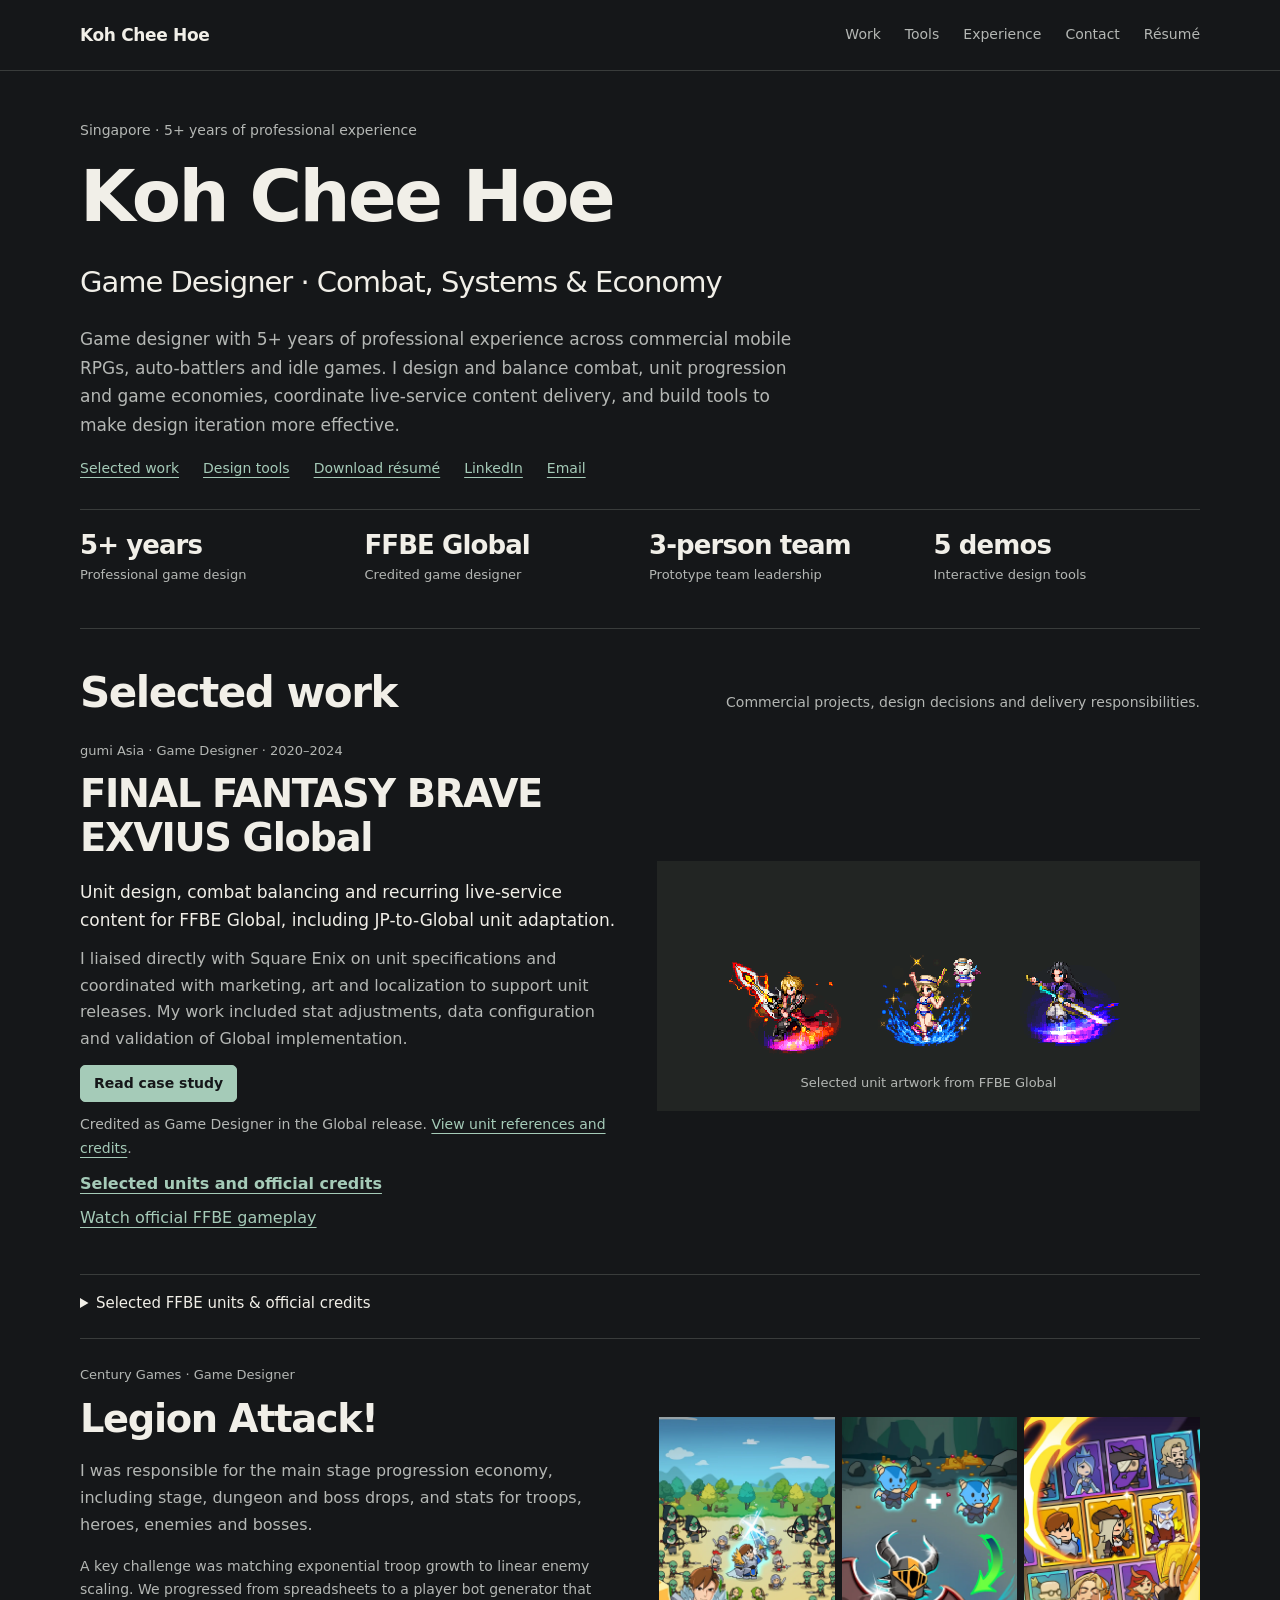
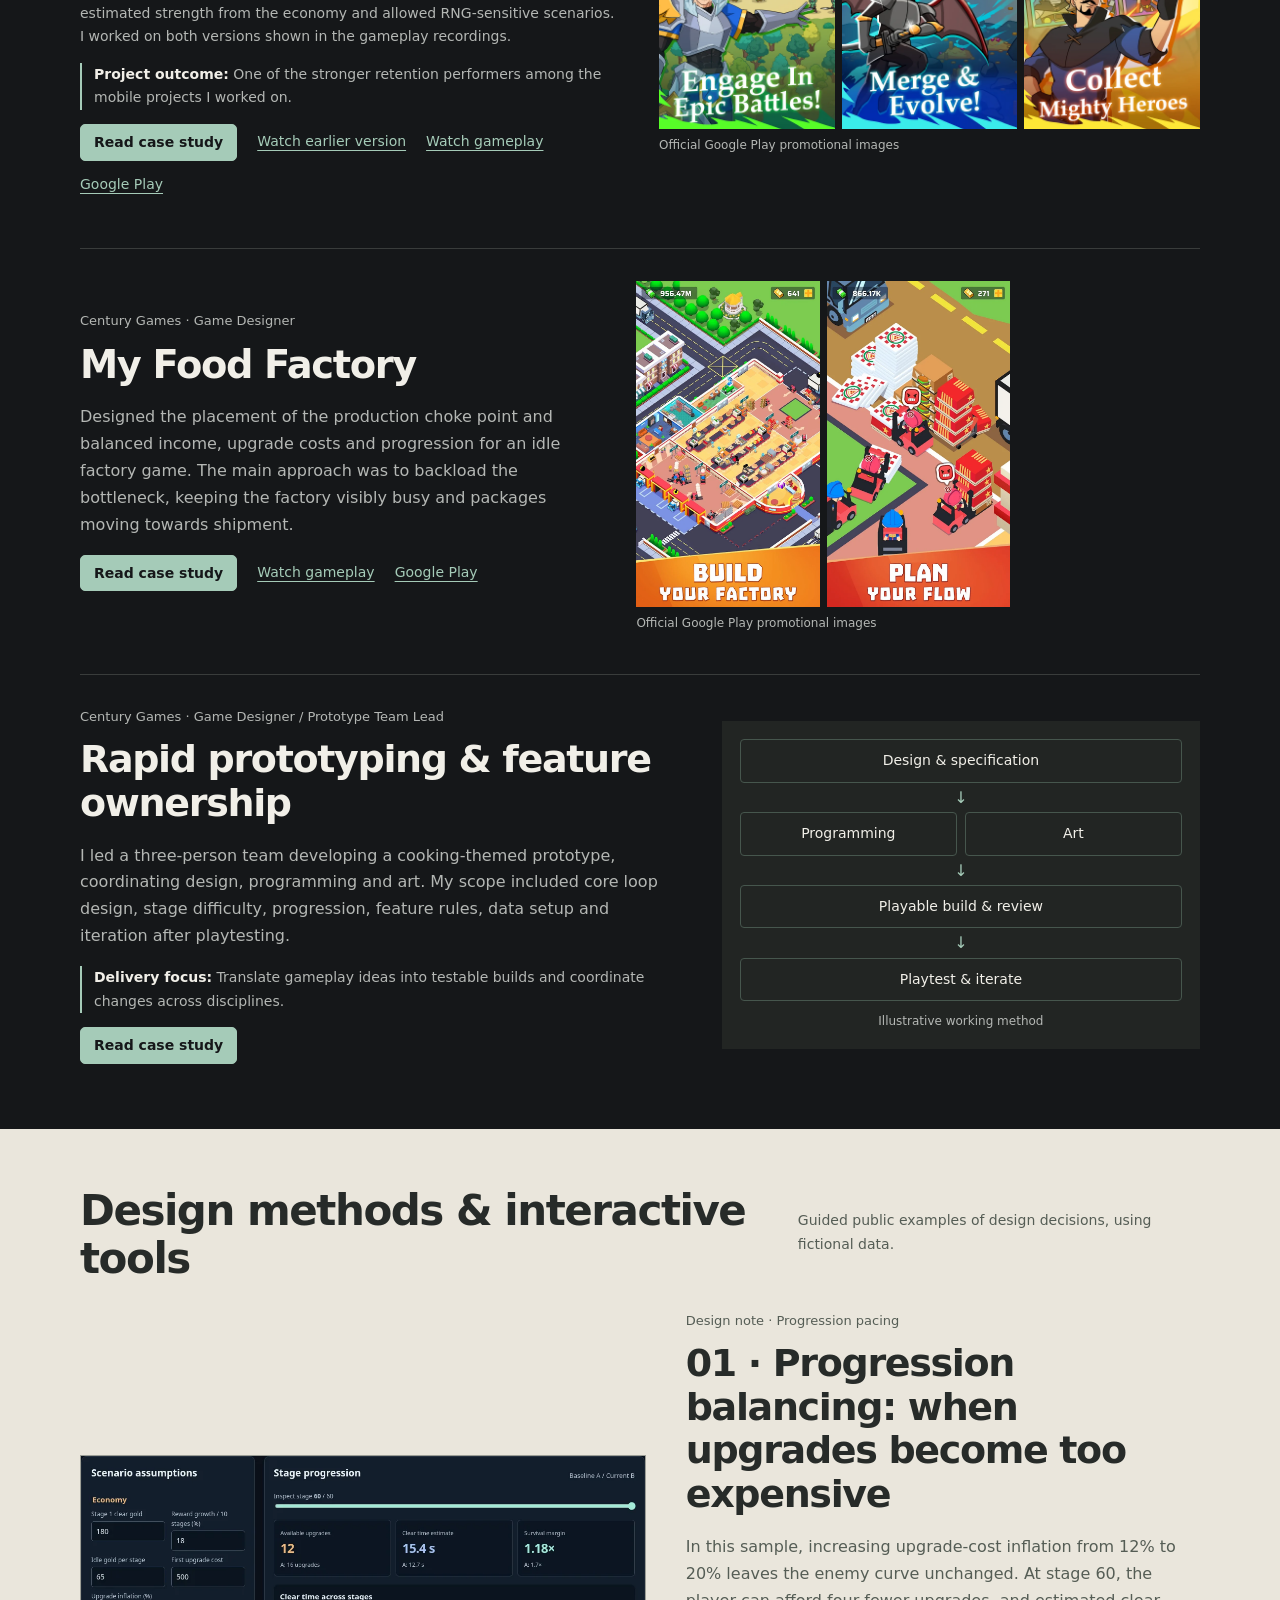
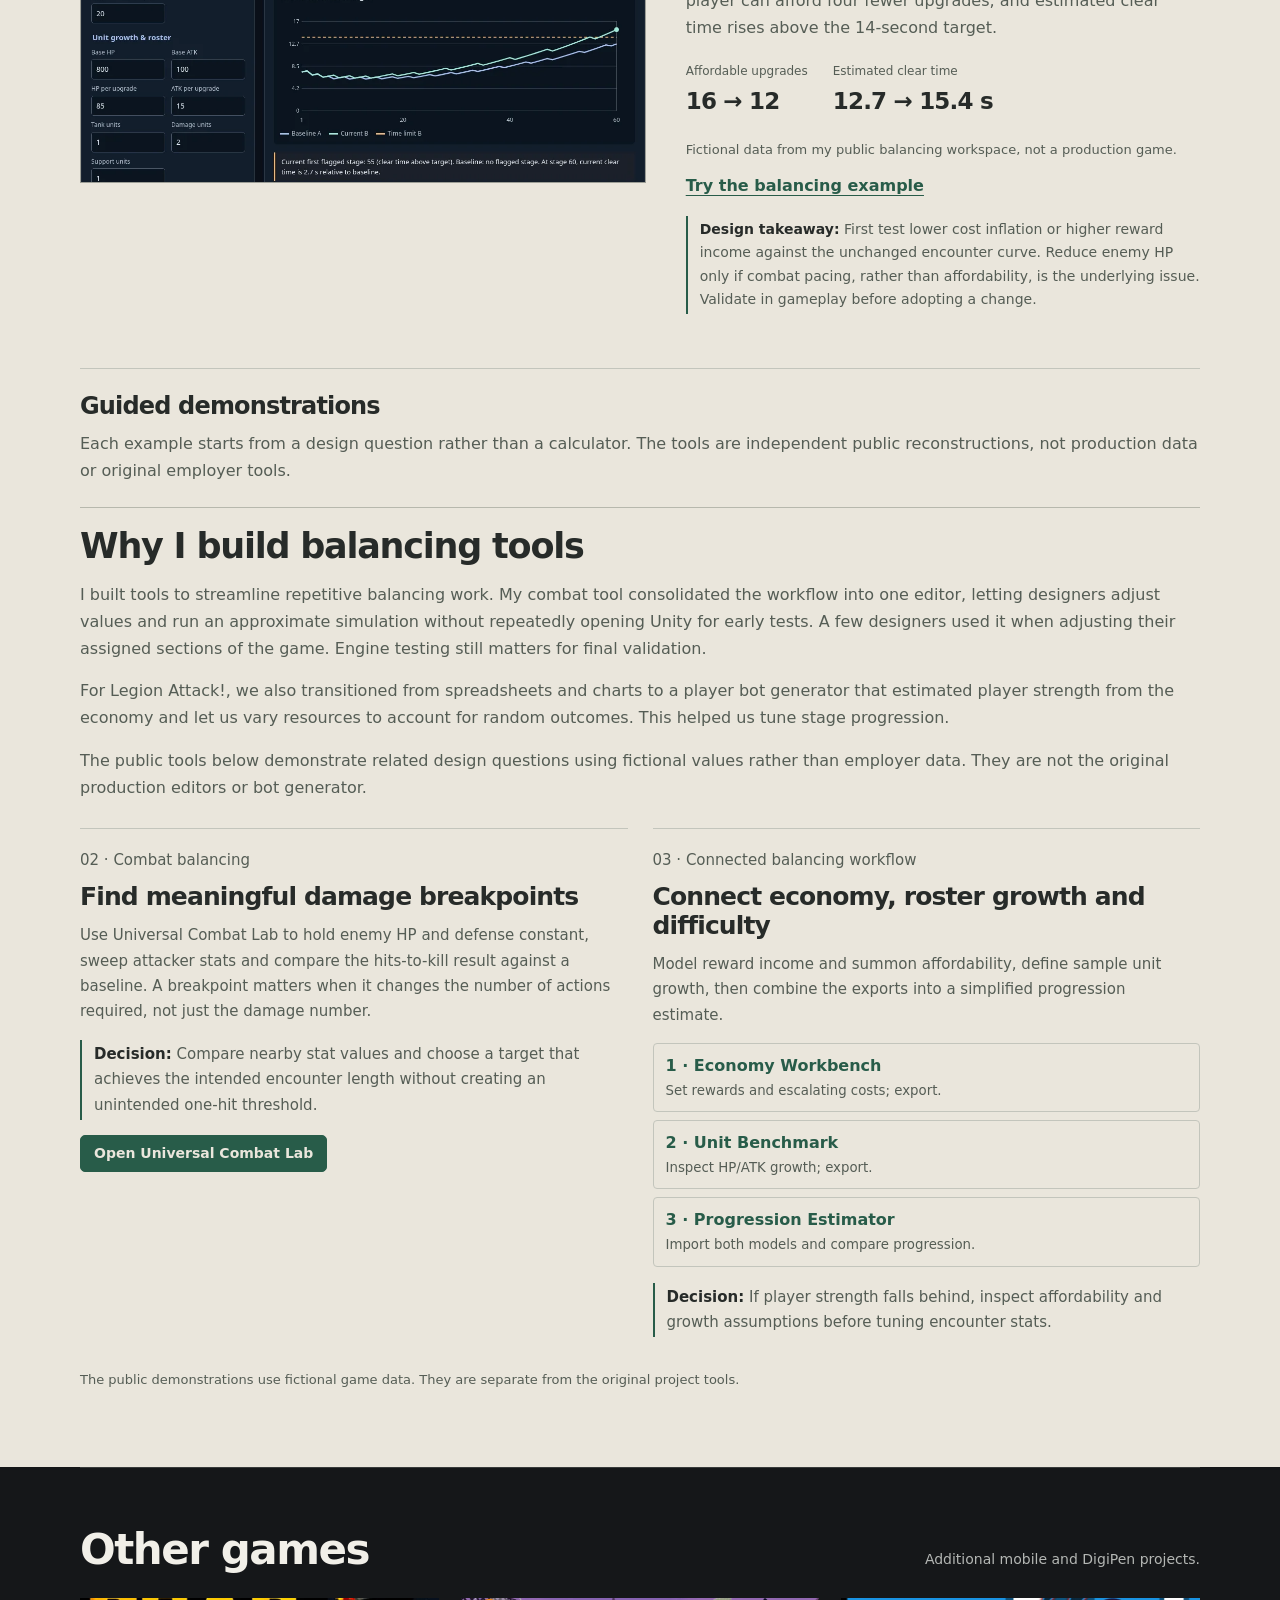
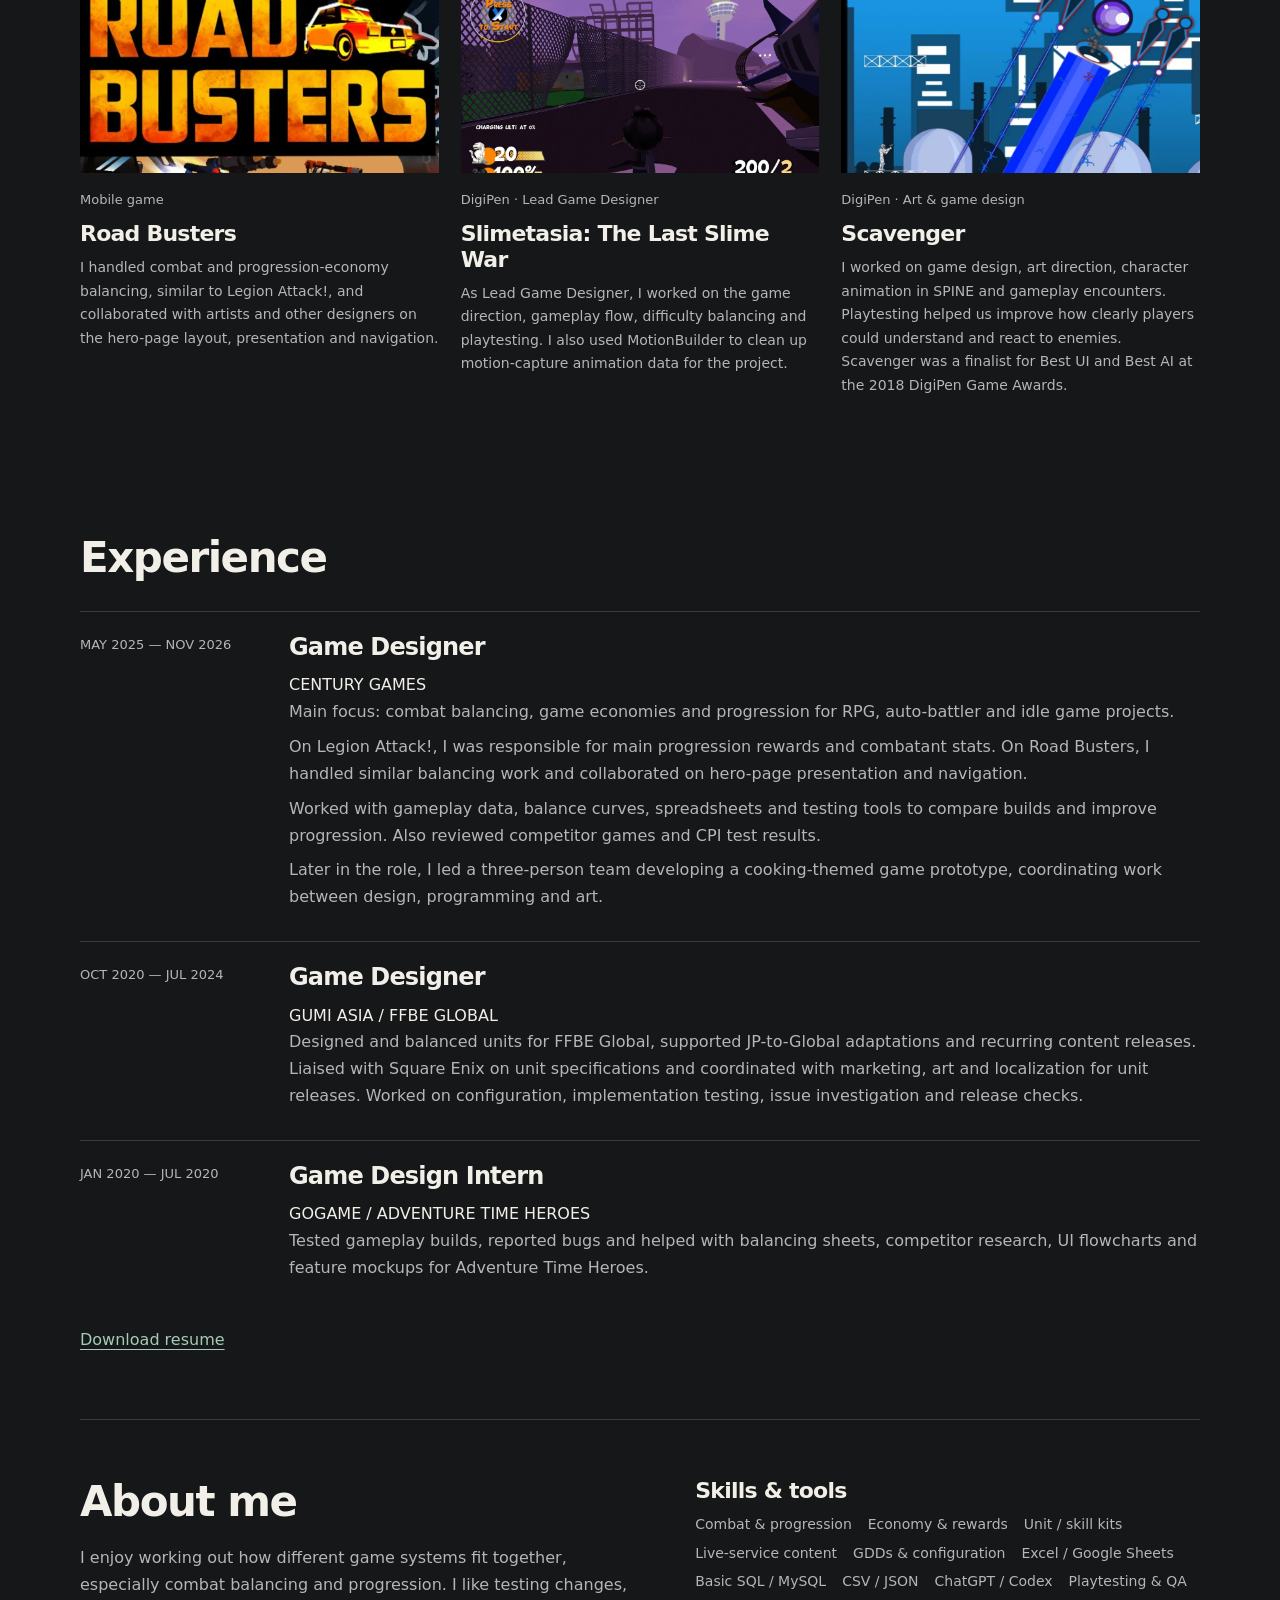
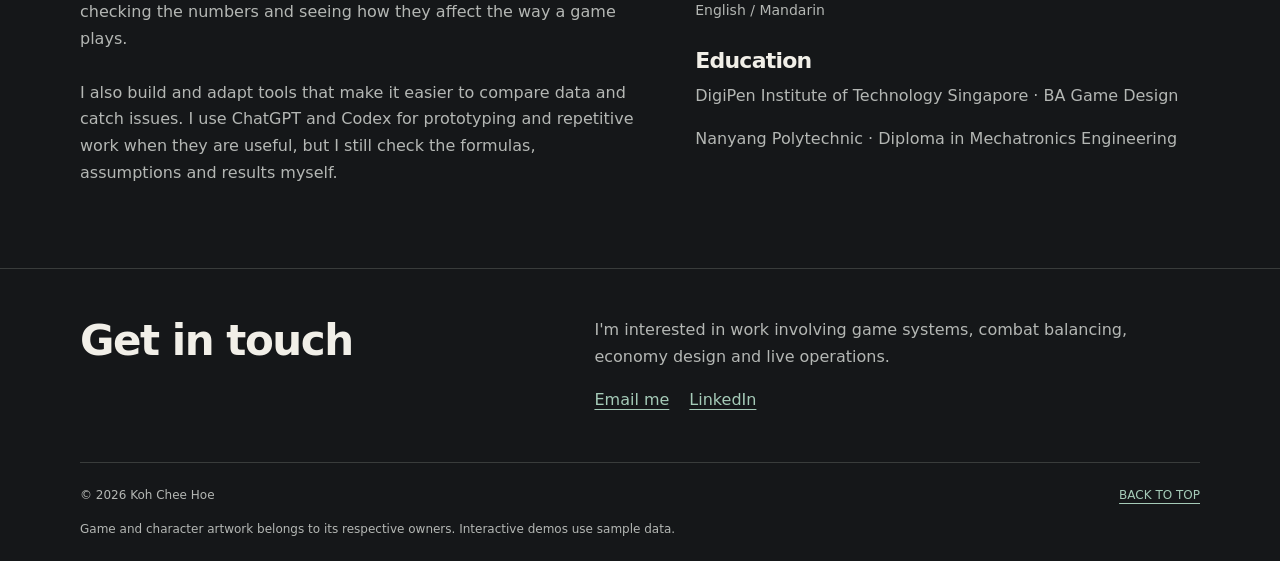
<file: index.html>
<!DOCTYPE html>

<html lang="en"><head><meta charset="utf-8"/><meta content="width=device-width,initial-scale=1" name="viewport"/><meta content="#151719" name="theme-color"/><meta content="Game Designer with 5+ years of professional experience in combat, economy, progression, live-service unit design and cross-functional delivery. Commercial projects and interactive design demonstrations." name="description"/><title>Koh Chee Hoe | Game Designer — Combat, Systems &amp; Economy</title><link href="assets/favicon.svg" rel="icon" type="image/svg+xml"/><meta content="Koh Chee Hoe | Game Design Portfolio" property="og:title"/><meta content="Combat and economy balancing, FFBE Global unit design, game projects and interactive balancing tools." property="og:description"/><meta content="website" property="og:type"/><meta content="https://ch-1chimi.github.io/game-design-portfolio/" property="og:url"/><meta content="https://ch-1chimi.github.io/game-design-portfolio/assets/legion-attack-gameplay.jpg" property="og:image"/><meta content="summary_large_image" name="twitter:card"/><link rel="stylesheet" href="assets/portfolio-v29.css"/></head>
<body><a class="skip" href="#main">Skip to content</a>
<header class="site-head"><div class="wrap head-inner"><a aria-label="Koh Chee Hoe — home" class="brand" href="#home">Koh Chee Hoe</a><nav aria-label="Main navigation" class="nav"><a href="#work">Work</a><a href="#tools">Tools</a><a href="#career">Experience</a><a href="#contact">Contact</a><a class="nav-resume" download="Koh_Chee_Hoe_Game_Designer_Resume.pdf" href="Koh_Chee_Hoe_Game_Designer_Resume.pdf">Résumé</a></nav><button aria-controls="mobile-nav" aria-expanded="false" aria-label="Toggle navigation" class="menu-button"><span></span><span></span><span></span></button></div><nav aria-label="Mobile navigation" class="mobile-nav" hidden="" id="mobile-nav"><a href="#work">Work</a><a href="#tools">Tools</a><a href="#career">Experience</a><a href="#contact">Contact</a><a download="Koh_Chee_Hoe_Game_Designer_Resume.pdf" href="Koh_Chee_Hoe_Game_Designer_Resume.pdf">Résumé</a></nav></header>
<main id="main"><section class="intro wrap" id="home"><p class="location">Singapore · 5+ years of professional experience</p><h1>Koh Chee Hoe</h1><p class="discipline">Game Designer · Combat, Systems &amp; Economy</p><div class="intro-bottom"><p>Game designer with 5+ years of professional experience across commercial mobile RPGs, auto-battlers and idle games. I design and balance combat, unit progression and game economies, coordinate live-service content delivery, and build tools to make design iteration more effective.</p><div class="intro-links"><a href="#work">Selected work</a><a href="#tools">Design tools</a><a download="Koh_Chee_Hoe_Game_Designer_Resume.pdf" href="Koh_Chee_Hoe_Game_Designer_Resume.pdf">Download résumé</a><a href="https://www.linkedin.com/in/kohcheehoe" rel="noopener noreferrer" target="_blank">LinkedIn</a><a href="mailto:ahh_hoe@hotmail.com">Email</a></div></div><div aria-label="Professional highlights" class="highlights"><div><strong>5+ years</strong><span>Professional game design</span></div><div><strong>FFBE Global</strong><span>Credited game designer</span></div><div><strong>3-person team</strong><span>Prototype team leadership</span></div><div><strong>5 demos</strong><span>Interactive design tools</span></div></div></section><section class="wrap projects" id="work"><div class="section-title"><h2>Selected work</h2><p>Commercial projects, design decisions and delivery responsibilities.</p></div><article class="project-row ffbe-project" id="ffbe"><div class="feature-text"><div class="eyebrow">gumi Asia · Game Designer · 2020–2024</div><h3>FINAL FANTASY BRAVE EXVIUS Global</h3><p class="large">Unit design, combat balancing and recurring live-service content for FFBE Global, including JP-to-Global unit adaptation.</p><p>I liaised directly with Square Enix on unit specifications and coordinated with marketing, art and localization to support unit releases. My work included stat adjustments, data configuration and validation of Global implementation.</p><p class="case-action"><a class="text-cta case-btn" href="cases/ffbe-global.html">Read case study</a></p><p class="project-proof">Credited as Game Designer in the Global release. <a href="#unit-gallery">View unit references and credits</a>.</p><a class="text-cta" href="#unit-gallery">Selected units and official credits</a><div class="ffbe-video-reference"><a aria-label="Watch official FINAL FANTASY BRAVE EXVIUS Global Neo Visions guide on YouTube" href="https://www.youtube.com/watch?v=ODoG_cva0Fk" rel="noopener noreferrer" target="_blank">  Watch official FFBE gameplay</a></div></div><div class="feature-image ffbe-art"><div class="sprite-collage"><img alt="Rain Neo Vision pixel art" height="128" src="assets/rain_neo_vision_nv.webp" width="128"/><img alt="Summer Sniper Physalis pixel art" height="128" src="assets/summer_sniper_physalis_nv.webp" width="128"/><img alt="Lasswell Neo Vision pixel art" height="128" src="assets/lasswell_nv.webp" width="128"/></div><div class="sprite-caption">Selected unit artwork from FFBE Global</div></div></article><details class="ffbe-details"><summary>Selected FFBE units &amp; official credits</summary><div class="gallery-heading" id="unit-gallery"><div><h3>Selected FFBE units</h3></div><p>A selection of units featured in my earlier portfolio, with public artwork and reference links.</p></div><div class="unit-gallery">
<a class="unit-card" href="https://exvius.fandom.com/wiki/Runda/JP" rel="noopener noreferrer" target="_blank"><div><img alt="Runda" loading="lazy" src="assets/runda.webp"/></div><b>Runda</b><small>JP / Global reference</small></a>
<a class="unit-card" href="https://exvius.fandom.com/wiki/Lehftia/JP" rel="noopener noreferrer" target="_blank"><div><img alt="Lehftia" loading="lazy" src="assets/lehftia.webp"/></div><b>Lehftia</b><small>JP / Global reference</small></a>
<a class="unit-card" href="https://exvius.fandom.com/wiki/Haveh/JP" rel="noopener noreferrer" target="_blank"><div><img alt="Haveh" loading="lazy" src="assets/haveh.webp"/></div><b>Haveh</b><small>JP / Global reference</small></a>
<a class="unit-card" href="https://exvius.fandom.com/wiki/Summer_Sniper_Physalis" rel="noopener noreferrer" target="_blank"><div><img alt="Summer Sniper Physalis" loading="lazy" src="assets/summer_sniper_physalis_nv.webp"/></div><b>Summer Sniper Physalis</b><small>Neo Vision</small></a>
<a class="unit-card" href="https://exvius.fandom.com/wiki/Lasswell_-Neo_Vision-" rel="noopener noreferrer" target="_blank"><div><img alt="Neo Vision Lasswell" loading="lazy" src="assets/lasswell_nv.webp"/></div><b>NV Lasswell</b><small>Neo Vision</small></a>
<a class="unit-card" href="https://exvius.fandom.com/wiki/Rain_-Neo_Vision-" rel="noopener noreferrer" target="_blank"><div class="dual-sprite"><img alt="Neo Vision Rain base form" loading="lazy" src="assets/rain_neo_vision_nv.webp"/><img alt="Neo Vision Rain Brave Shift form" loading="lazy" src="assets/rain_neo_vision_bs.webp"/></div><b>Rain -Neo Vision-</b><small>NV + Brave Shift</small></a>
</div><div aria-label="FFBE Global official in-game Game Designer credit" class="ffbe-credits-proof">
<div class="ffbe-credits-copy">
<h3>Official game credits</h3>
<p>My name appears under <strong>Game Designer</strong> in FFBE Global's in-game staff credits.</p>
<a class="credits-link" href="https://github.com/CH-1chimi/game-design-portfolio/blob/main/assets/ffbe-in-game-credits-original.jpg" rel="noopener noreferrer" target="_blank">View original credits screenshot</a>
</div>
<figure class="ffbe-credits-figure">
<img alt="FINAL FANTASY BRAVE EXVIUS Global in-game staff roll showing the Game Designer heading and Koh Chee Hoe listed among other designers" height="430" loading="lazy" src="assets/ffbe-game-designer-credits-crop.jpg" width="558"/>
<figcaption>FFBE Global in-game staff credits, cropped to show the Game Designer section.</figcaption>
</figure>
</div></details><article class="project-row lead-project legion-secondary" id="legion-attack"><a aria-label="Read Legion Attack! project notes and view official Google Play images" class="game-image store-preview" href="cases/legion-attack.html"><div class="store-triptych"><img alt="Engage in Epic Battles — Combat encounters and formations (official Google Play promotional image)" decoding="async" height="1280" loading="lazy" src="assets/legion-store-battles.webp" width="720"/><img alt="Merge &amp; Evolve — Troop merging and growth (official Google Play promotional image)" decoding="async" height="1280" loading="lazy" src="assets/legion-store-merge.webp" width="720"/><img alt="Collect Mighty Heroes — Hero collection and unit variety (official Google Play promotional image)" decoding="async" height="1280" loading="lazy" src="assets/legion-store-heroes.webp" width="720"/></div><p class="store-credit">Official Google Play promotional images</p></a><div class="game-copy"><div class="eyebrow">Century Games · Game Designer</div><h3>Legion Attack!</h3><p>I was responsible for the main stage progression economy, including stage, dungeon and boss drops, and stats for troops, heroes, enemies and bosses.</p><p class="project-proof">A key challenge was matching exponential troop growth to linear enemy scaling. We progressed from spreadsheets to a player bot generator that estimated strength from the economy and allowed RNG-sensitive scenarios. I worked on both versions shown in the gameplay recordings.</p><p class="outcome-note"><strong>Project outcome:</strong> One of the stronger retention performers among the mobile projects I worked on.</p><div class="game-secondary-link"><a class="case-btn" href="cases/legion-attack.html">Read case study</a><a href="https://www.youtube.com/watch?v=Qf5YnUXmDcs" rel="noopener noreferrer" target="_blank"> Watch earlier version</a><a href="https://www.youtube.com/watch?v=cKFKzhEtm-g" rel="noopener noreferrer" target="_blank">Watch gameplay</a><a href="https://play.google.com/store/apps/details?id=com.fun.cozy.brain&amp;hl=en_SG" rel="noopener noreferrer" target="_blank">Google Play</a></div></div></article><article class="project-row food-project" id="food-factory"><a aria-label="Read My Food Factory project notes and view official Google Play images" class="game-image food-image store-preview" href="cases/my-food-factory.html"><div class="store-triptych"><img alt="Build Your Factory — Factory overview (official Google Play promotional image)" decoding="async" height="1280" loading="lazy" src="assets/food-store-build.webp" width="720"/><img alt="Plan Your Flow — Production layout and pacing (official Google Play promotional image)" decoding="async" height="1280" loading="lazy" src="assets/food-store-flow.webp" width="720"/><img alt="Upgrade the Facilities — Facility upgrades and economy (official Google Play promotional image)" decoding="async" height="1280" loading="lazy" src="assets/food-store-upgrade.webp" width="720"/></div><p class="store-credit">Official Google Play promotional images</p></a><div class="game-copy"><div class="eyebrow">Century Games · Game Designer</div><h3>My Food Factory</h3><p>Designed the placement of the production choke point and balanced income, upgrade costs and progression for an idle factory game. The main approach was to backload the bottleneck, keeping the factory visibly busy and packages moving towards shipment.</p><div class="game-secondary-link food-actions"><a class="case-btn" href="cases/my-food-factory.html">Read case study</a><a href="https://www.youtube.com/watch?v=4Y73DTlCYFE" rel="noopener noreferrer" target="_blank"> Watch gameplay</a><a href="https://play.google.com/store/apps/details?id=com.xiibraves.myliege&amp;hl=en_SG" rel="noopener noreferrer" target="_blank">Google Play</a></div></div></article><article class="prototype-feature" id="prototyping"><div><p class="eyebrow">Century Games · Game Designer / Prototype Team Lead</p><h3>Rapid prototyping &amp; feature ownership</h3><p>I led a three-person team developing a cooking-themed prototype, coordinating design, programming and art. My scope included core loop design, stage difficulty, progression, feature rules, data setup and iteration after playtesting.</p><p class="outcome-note"><strong>Delivery focus:</strong> Translate gameplay ideas into testable builds and coordinate changes across disciplines.</p><a class="case-btn" href="cases/rapid-prototyping.html">Read case study</a></div><div aria-label="Prototype iteration method" class="prototype-diagram"><span>Design &amp; specification</span><i aria-hidden="true">↓</i><div class="prototype-team"><span>Programming</span><span>Art</span></div><i aria-hidden="true">↓</i><span>Playable build &amp; review</span><i aria-hidden="true">↓</i><span>Playtest &amp; iterate</span><small>Illustrative working method</small></div></article></section><section class="technical section" id="tools"><div class="wrap"><div class="section-title"><h2>Design methods &amp; interactive tools</h2><p>Guided public examples of design decisions, using fictional data.</p></div><div class="v2-workspace design-note"><a class="v2-workspace-image" href="tools/balance-workspace.html"><img alt="Interactive workspace showing editable economy and roster inputs beside A/B scenario results" height="639" loading="lazy" src="assets/balance-workspace-preview.webp" width="1106"/></a><div><p class="eyebrow">Design note · Progression pacing</p><h3>01 · Progression balancing: when upgrades become too expensive</h3><p>In this sample, increasing upgrade-cost inflation from 12% to 20% leaves the enemy curve unchanged. At stage 60, the player can afford four fewer upgrades, and estimated clear time rises above the 14-second target.</p><dl class="note-data"><div><dt>Affordable upgrades</dt><dd>16 → 12</dd></div><div><dt>Estimated clear time</dt><dd>12.7 → 15.4 s</dd></div></dl><p class="caption">Fictional data from my public balancing workspace, not a production game.</p><a class="text-cta" href="tools/balance-workspace.html">Try the balancing example</a><p class="decision-note"><strong>Design takeaway:</strong> First test lower cost inflation or higher reward income against the unchanged encounter curve. Reduce enemy HP only if combat pacing, rather than affordability, is the underlying issue. Validate in gameplay before adopting a change.</p></div></div><div class="v2-tool-heading"><h3>Guided demonstrations</h3><p>Each example starts from a design question rather than a calculator. The tools are independent public reconstructions, not production data or original employer tools.</p></div><div class="workflow-note" style="margin:22px 0 26px;border-top:1px solid #b7b8ad;padding-top:18px"><h3>Why I build balancing tools</h3><p>I built tools to streamline repetitive balancing work. My combat tool consolidated the workflow into one editor, letting designers adjust values and run an approximate simulation without repeatedly opening Unity for early tests. A few designers used it when adjusting their assigned sections of the game. Engine testing still matters for final validation.</p><p>For Legion Attack!, we also transitioned from spreadsheets and charts to a player bot generator that estimated player strength from the economy and let us vary resources to account for random outcomes. This helped us tune stage progression.</p><p>The public tools below demonstrate related design questions using fictional values rather than employer data. They are not the original production editors or bot generator.</p></div><div class="guided-tools"><article class="guided-card"><p class="eyebrow">02 · Combat balancing</p><h3>Find meaningful damage breakpoints</h3><p>Use Universal Combat Lab to hold enemy HP and defense constant, sweep attacker stats and compare the hits-to-kill result against a baseline. A breakpoint matters when it changes the number of actions required, not just the damage number.</p><p class="decision-note"><strong>Decision:</strong> Compare nearby stat values and choose a target that achieves the intended encounter length without creating an unintended one-hit threshold.</p><a class="case-btn" href="tools/universal-combat-lab.html">Open Universal Combat Lab</a></article><article class="guided-card"><p class="eyebrow">03 · Connected balancing workflow</p><h3>Connect economy, roster growth and difficulty</h3><p>Model reward income and summon affordability, define sample unit growth, then combine the exports into a simplified progression estimate.</p><div class="tool-steps"><a href="tools/economy-demo.html"><b>1 · Economy Workbench</b><small>Set rewards and escalating costs; export.</small></a><a href="tools/unit-demo.html"><b>2 · Unit Benchmark</b><small>Inspect HP/ATK growth; export.</small></a><a href="tools/progression-demo.html"><b>3 · Progression Estimator</b><small>Import both models and compare progression.</small></a></div><p class="decision-note"><strong>Decision:</strong> If player strength falls behind, inspect affordability and growth assumptions before tuning encounter stats.</p></article></div><p class="scope-note">The public demonstrations use fictional game data. They are separate from the original project tools.</p></div></section><section class="wrap section other-games" id="games"><div class="section-title"><h2>Other games</h2><p>Additional mobile and DigiPen projects.</p></div><div class="other-grid"><article class="game-card media-local"><a aria-label="Watch public Road Busters gameplay video" class="game-image" href="https://www.youtube.com/watch?v=idRYVNgwY9s" rel="noopener noreferrer" target="_blank"><img alt="User-supplied thumbnail from the public Road Busters gameplay recording" decoding="async" loading="lazy" src="assets/road-busters-review.webp"/></a><div class="game-copy"><div class="eyebrow">Mobile game</div><h3>Road Busters</h3><p>I handled combat and progression-economy balancing, similar to Legion Attack!, and collaborated with artists and other designers on the hero-page layout, presentation and navigation.</p></div></article><article class="game-card"><a aria-label="View Slimetasia on DigiPen" class="game-image" href="https://games.digipen.edu/games/slimetasia-the-last-slime-war" rel="noopener noreferrer" target="_blank"><img alt="Original Slimetasia gameplay in Singapore-inspired street" loading="lazy" src="assets/slimetasia-review.webp"/></a><div class="game-copy"><div class="eyebrow">DigiPen · Lead Game Designer</div><h3>Slimetasia: The Last Slime War</h3><p>As Lead Game Designer, I worked on the game direction, gameplay flow, difficulty balancing and playtesting. I also used MotionBuilder to clean up motion-capture animation data for the project.</p></div></article><article class="game-card"><a aria-label="View Scavenger on DigiPen" class="game-image" href="https://games.digipen.edu/games/scavenger" rel="noopener noreferrer" target="_blank"><img alt="Original Scavenger two-dimensional boss encounter screenshot" loading="lazy" src="assets/scavenger-review.webp"/></a><div class="game-copy"><div class="eyebrow">DigiPen · Art &amp; game design</div><h3>Scavenger</h3><p>I worked on game design, art direction, character animation in SPINE and gameplay encounters. Playtesting helped us improve how clearly players could understand and react to enemies. Scavenger was a finalist for Best UI and Best AI at the 2018 DigiPen Game Awards.</p></div></article></div></section><section class="section section-career" id="career"><div class="wrap"><div class="section-head"><div><h2>Experience</h2></div></div><div class="career-grid"><article class="career-item"><div class="career-date">MAY 2025 — NOV 2026</div><div class="career-body"><div class="career-head"><h3>Game Designer</h3><span>CENTURY GAMES</span></div><p class="career-lead">Main focus: combat balancing, game economies and progression for RPG, auto-battler and idle game projects.</p><p>On Legion Attack!, I was responsible for main progression rewards and combatant stats. On Road Busters, I handled similar balancing work and collaborated on hero-page presentation and navigation.</p><p>Worked with gameplay data, balance curves, spreadsheets and testing tools to compare builds and improve progression. Also reviewed competitor games and CPI test results.</p><p class="career-secondary">Later in the role, I led a three-person team developing a cooking-themed game prototype, coordinating work between design, programming and art.</p></div></article><article class="career-item"><div class="career-date">OCT 2020 — JUL 2024</div><div class="career-body"><div class="career-head"><h3>Game Designer</h3><span>GUMI ASIA / FFBE GLOBAL</span></div><p>Designed and balanced units for FFBE Global, supported JP-to-Global adaptations and recurring content releases. Liaised with Square Enix on unit specifications and coordinated with marketing, art and localization for unit releases. Worked on configuration, implementation testing, issue investigation and release checks.</p></div></article><article class="career-item"><div class="career-date">JAN 2020 — JUL 2020</div><div class="career-body"><div class="career-head"><h3>Game Design Intern</h3><span>GOGAME / ADVENTURE TIME HEROES</span></div><p>Tested gameplay builds, reported bugs and helped with balancing sheets, competitor research, UI flowcharts and feature mockups for Adventure Time Heroes.</p></div></article></div><a class="button secondary" download="Koh_Chee_Hoe_Game_Designer_Resume.pdf" href="Koh_Chee_Hoe_Game_Designer_Resume.pdf">Download resume </a></div></section><section class="section wrap about" id="about"><div><h2>About me</h2><p>I enjoy working out how different game systems fit together, especially combat balancing and progression. I like testing changes, checking the numbers and seeing how they affect the way a game plays.<br/><br/>I also build and adapt tools that make it easier to compare data and catch issues. I use ChatGPT and Codex for prototyping and repetitive work when they are useful, but I still check the formulas, assumptions and results myself.</p></div><div class="about-side"><h3>Skills &amp; tools</h3><div class="pill-list"><span>Combat &amp; progression</span><span>Economy &amp; rewards</span><span>Unit / skill kits</span><span>Live-service content</span><span>GDDs &amp; configuration</span><span>Excel / Google Sheets</span><span>Basic SQL / MySQL</span><span>CSV / JSON</span><span>ChatGPT / Codex</span><span>Playtesting &amp; QA</span><span>English / Mandarin</span></div><h3>Education</h3><p>DigiPen Institute of Technology Singapore · BA Game Design</p><p>Nanyang Polytechnic · Diploma in Mechatronics Engineering</p></div></section><section class="closing" id="contact"><div class="wrap closing-grid"><div><h2>Get in touch</h2></div><div><p>I'm interested in work involving game systems, combat balancing, economy design and live operations.</p><a class="button primary" href="mailto:ahh_hoe@hotmail.com">Email me</a><a class="button secondary" href="https://www.linkedin.com/in/kohcheehoe" rel="noopener noreferrer" target="_blank">LinkedIn</a></div></div></section></main><footer class="wrap footer"><span>© 2026 Koh Chee Hoe</span><a href="#home">BACK TO TOP</a><span>Game and character artwork belongs to its respective owners. Interactive demos use sample data.</span></footer>
<script>const menuButton=document.querySelector('.menu-button');const mobileNav=document.getElementById('mobile-nav');if(menuButton&&mobileNav){menuButton.addEventListener('click',()=>{const expanded=menuButton.getAttribute('aria-expanded')==='true';menuButton.setAttribute('aria-expanded',String(!expanded));mobileNav.hidden=expanded});mobileNav.addEventListener('click',e=>{if(e.target.closest('a')){mobileNav.hidden=true;menuButton.setAttribute('aria-expanded','false')}})}
</script><script>document.addEventListener('click',function(e){const a=e.target.closest('a[href="#unit-gallery"]');if(a){const d=document.querySelector('.ffbe-details');if(d)d.open=true}});if(location.hash==='#unit-gallery'){const d=document.querySelector('.ffbe-details');if(d)d.open=true;}</script></body></html>
</file>
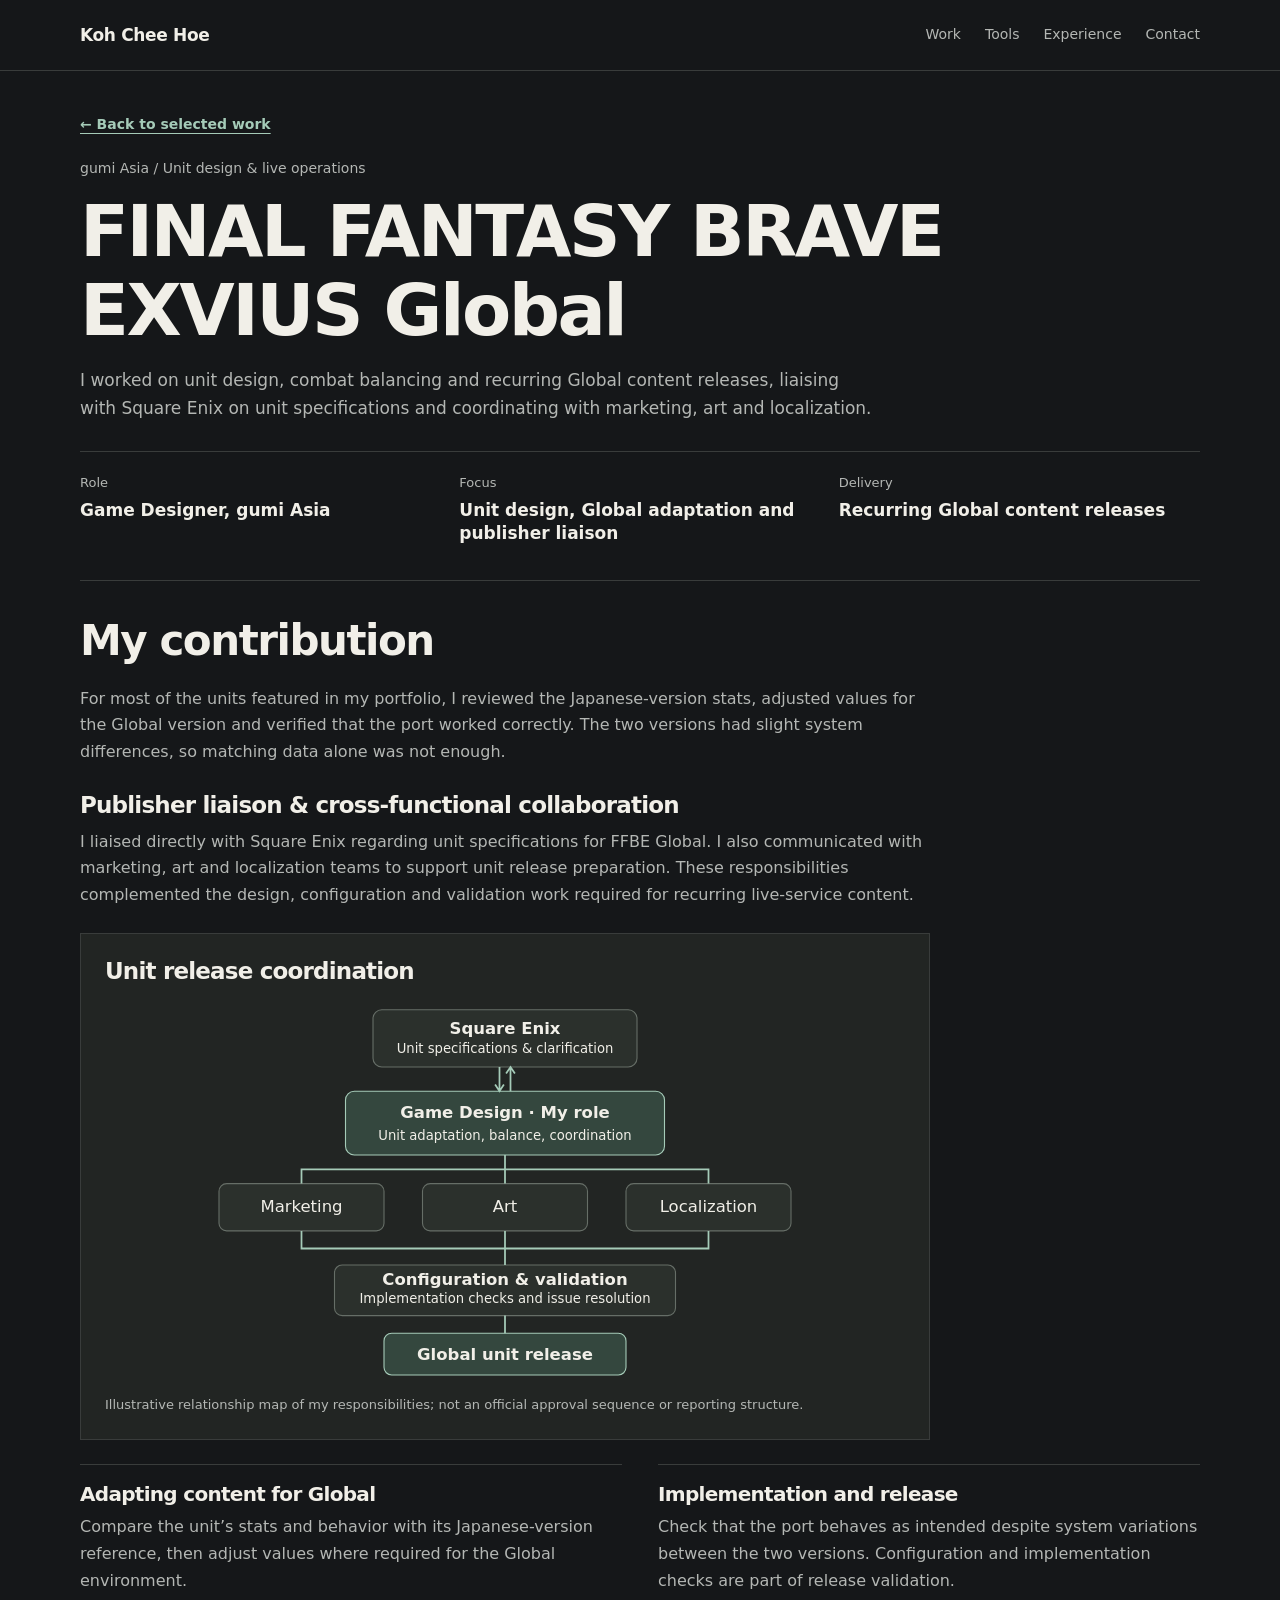
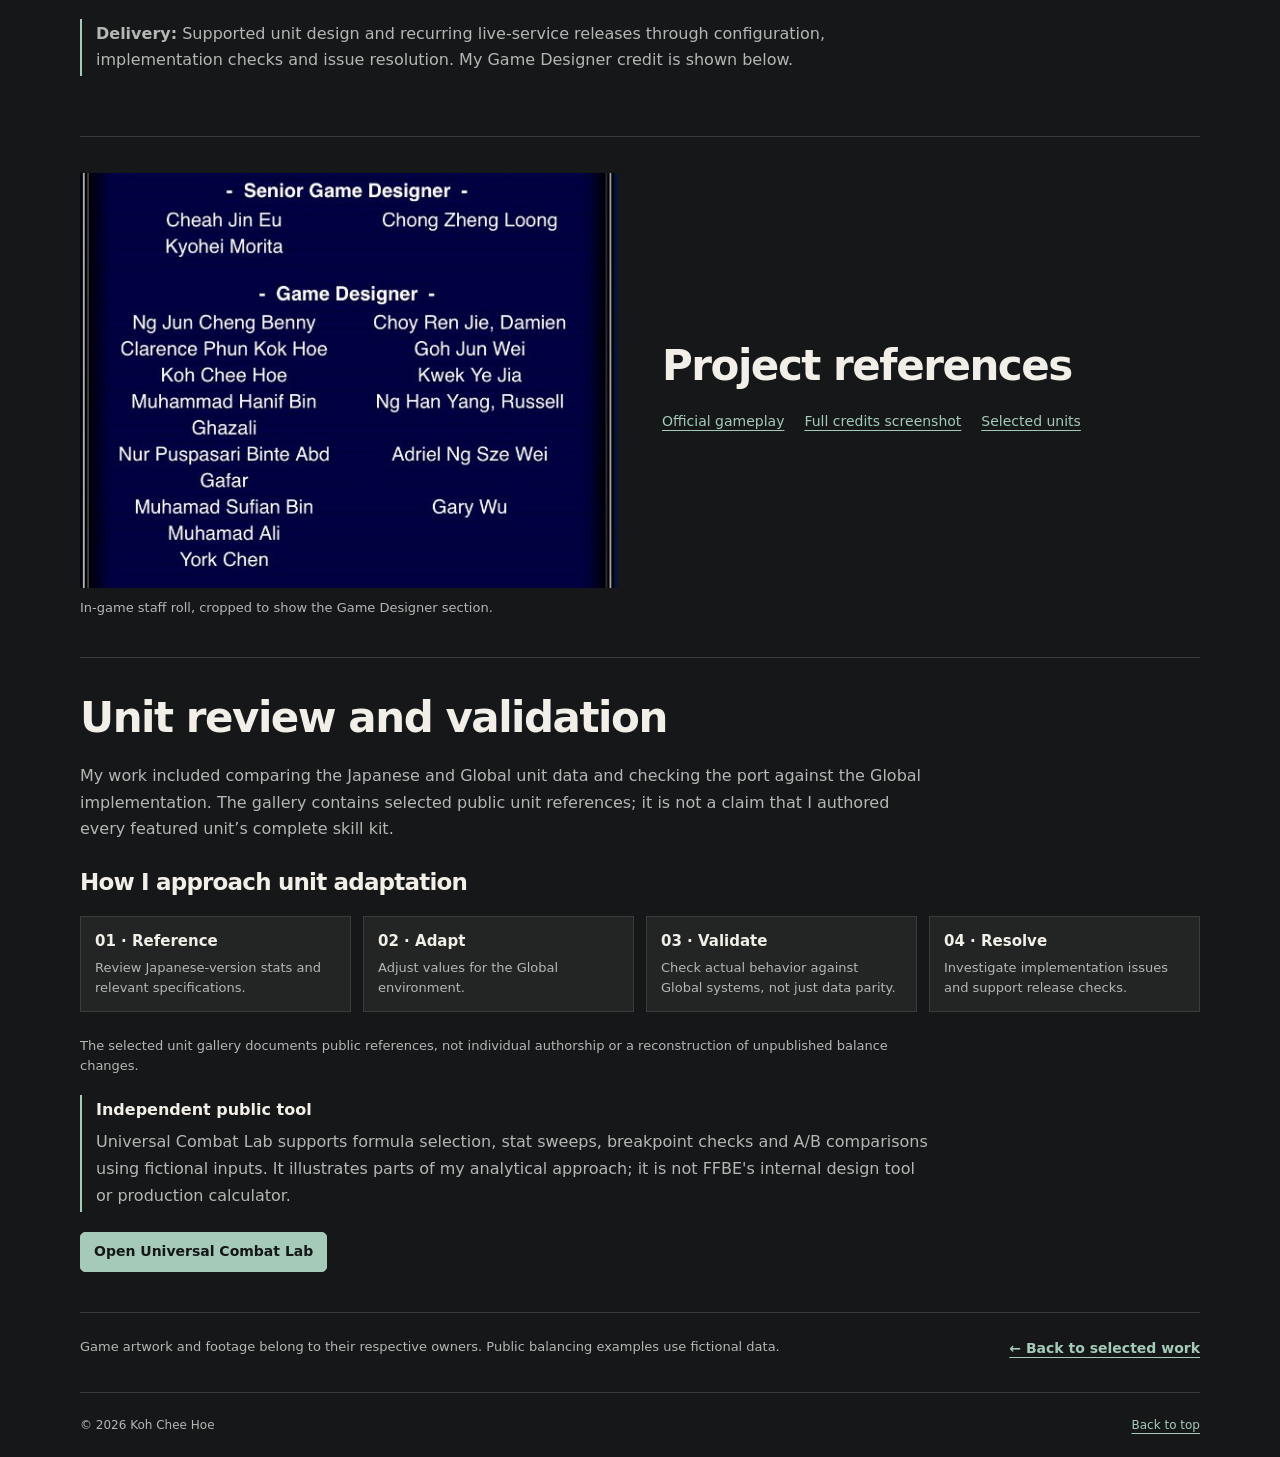
<file: cases/ffbe-global.html>
<!DOCTYPE html>

<html lang="en"><head><meta charset="utf-8"/><meta content="width=device-width,initial-scale=1" name="viewport"/><title>FINAL FANTASY BRAVE EXVIUS Global | Koh Chee Hoe</title><meta content="I worked on unit design, combat balancing and live-service releases for the Global version of FFBE." name="description"/><link rel="stylesheet" href="../assets/case-v29.css"/></head><body class="case-page"><a class="skip" href="#main">Skip to content</a><header class="site-head"><div class="wrap head-inner"><a aria-label="Koh Chee Hoe — home" class="brand" href="../index.html#home">Koh Chee Hoe</a><nav aria-label="Main navigation" class="nav"><a href="../index.html#work">Work</a><a href="../index.html#tools">Tools</a><a href="../index.html#career">Experience</a><a href="../index.html#contact">Contact</a></nav><button aria-controls="mobile-nav" aria-expanded="false" aria-label="Open menu" class="menu-button" type="button"><span></span><span></span><span></span></button></div><nav aria-label="Mobile navigation" class="mobile-nav" hidden="" id="mobile-nav"><a href="../index.html#work">Work</a><a href="../index.html#tools">Tools</a><a href="../index.html#career">Experience</a><a href="../index.html#contact">Contact</a></nav></header><main class="wrap" id="main"><section aria-label="Project introduction" class="case-intro"><a class="back-link" href="../index.html#work">← Back to selected work</a><div class="kicker">gumi Asia / Unit design &amp; live operations</div><h1>FINAL FANTASY BRAVE EXVIUS Global</h1><p class="lead">I worked on unit design, combat balancing and recurring Global content releases, liaising with Square Enix on unit specifications and coordinating with marketing, art and localization.</p><dl class="case-facts"><div><dt>Role</dt><dd>Game Designer, gumi Asia</dd></div><div><dt>Focus</dt><dd>Unit design, Global adaptation and publisher liaison</dd></div><div><dt>Delivery</dt><dd>Recurring Global content releases</dd></div></dl></section><section class="section"><h2>My contribution</h2><p>For most of the units featured in my portfolio, I reviewed the Japanese-version stats, adjusted values for the Global version and verified that the port worked correctly. The two versions had slight system differences, so matching data alone was not enough.</p><h3>Publisher liaison &amp; cross-functional collaboration</h3><p>I liaised directly with Square Enix regarding unit specifications for FFBE Global. I also communicated with marketing, art and localization teams to support unit release preparation. These responsibilities complemented the design, configuration and validation work required for recurring live-service content.</p><figure class="case-figure"><h3>Unit release coordination</h3><svg aria-label="Square Enix specifications connect to game design, which coordinates marketing, art and localization; configuration and validation support Global release." role="img" viewBox="0 0 600 348" xmlns="http://www.w3.org/2000/svg"><g fill="#2b302c" stroke="#666e67"><rect height="52" rx="8" width="240" x="180" y="8"></rect><rect height="43" rx="7" width="150" x="40" y="166"></rect><rect height="43" rx="7" width="150" x="225" y="166"></rect><rect height="43" rx="7" width="150" x="410" y="166"></rect><rect height="46" rx="7" width="310" x="145" y="240"></rect></g><g fill="#34473e" stroke="#a5cbb8"><rect height="58" rx="8" width="290" x="155" y="82"></rect><rect height="38" rx="7" width="220" x="190" y="302"></rect></g><g fill="none" stroke="#a5cbb8" stroke-width="1.6"><path d="M295 60V82M305 60V82M291 76l4 6 4-6M301 66l4-6 4 6M300 140V153H115V166M300 153H485V166M300 153V166M115 209V225H485V209M300 209V240M300 286V302"></path></g><g fill="#f1efe8" font-size="15" text-anchor="middle"><text font-weight="bold" x="300" y="30">Square Enix</text><text font-size="12" x="300" y="47">Unit specifications &amp; clarification</text><text font-weight="bold" x="300" y="106">Game Design · My role</text><text font-size="12" x="300" y="126">Unit adaptation, balance, coordination</text><text x="115" y="192">Marketing</text><text x="300" y="192">Art</text><text x="485" y="192">Localization</text><text font-weight="bold" x="300" y="258">Configuration &amp; validation</text><text font-size="12" x="300" y="275">Implementation checks and issue resolution</text><text font-weight="bold" x="300" y="326">Global unit release</text></g></svg><figcaption>Illustrative relationship map of my responsibilities; not an official approval sequence or reporting structure.</figcaption></figure><div class="two"><div class="panel"><h3>Adapting content for Global</h3><p>Compare the unit’s stats and behavior with its Japanese-version reference, then adjust values where required for the Global environment.</p></div><div class="panel"><h3>Implementation and release</h3><p>Check that the port behaves as intended despite system variations between the two versions. Configuration and implementation checks are part of release validation.</p></div></div><p class="case-outcome"><strong>Delivery:</strong> Supported unit design and recurring live-service releases through configuration, implementation checks and issue resolution. My Game Designer credit is shown below.</p></section><div class="hero"><div><img alt="Official in-game Game Designer staff credits" src="../assets/ffbe-game-designer-credits-crop.jpg"/><p class="label">In-game staff roll, cropped to show the Game Designer section.</p></div><div><h2>Project references</h2><div class="links"><a href="https://www.youtube.com/watch?v=ODoG_cva0Fk" rel="noopener noreferrer" target="_blank">Official gameplay</a><a href="https://github.com/CH-1chimi/game-design-portfolio/blob/main/assets/ffbe-in-game-credits-original.jpg" rel="noopener noreferrer" target="_blank">Full credits screenshot</a><a href="../index.html#unit-gallery">Selected units</a></div></div></div><section class="section"><h2>Unit review and validation</h2><p>My work included comparing the Japanese and Global unit data and checking the port against the Global implementation. The gallery contains selected public unit references; it is not a claim that I authored every featured unit’s complete skill kit.</p><h3>How I approach unit adaptation</h3><div class="method-flow"><div><strong>01 · Reference</strong><small>Review Japanese-version stats and relevant specifications.</small></div><div><strong>02 · Adapt</strong><small>Adjust values for the Global environment.</small></div><div><strong>03 · Validate</strong><small>Check actual behavior against Global systems, not just data parity.</small></div><div><strong>04 · Resolve</strong><small>Investigate implementation issues and support release checks.</small></div></div><p class="label">The selected unit gallery documents public references, not individual authorship or a reconstruction of unpublished balance changes.</p><div class="sample"><strong>Independent public tool</strong><p>Universal Combat Lab supports formula selection, stat sweeps, breakpoint checks and A/B comparisons using fictional inputs. It illustrates parts of my analytical approach; it is not FFBE's internal design tool or production calculator.</p></div><a class="btn primary" href="../tools/universal-combat-lab.html">Open Universal Combat Lab</a></section><div class="case-footer"><p class="foot">Game artwork and footage belong to their respective owners. Public balancing examples use fictional data.</p><a href="../index.html#work">← Back to selected work</a></div></main><footer class="wrap footer"><span>© 2026 Koh Chee Hoe</span><a href="#main">Back to top</a></footer><script>const mb=document.querySelector('.menu-button'),mn=document.getElementById('mobile-nav');mb.addEventListener('click',()=>{const open=mb.getAttribute('aria-expanded')==='true';mb.setAttribute('aria-expanded',String(!open));mb.setAttribute('aria-label',open?'Open menu':'Close menu');mn.hidden=open;});</script></body></html>
</file>
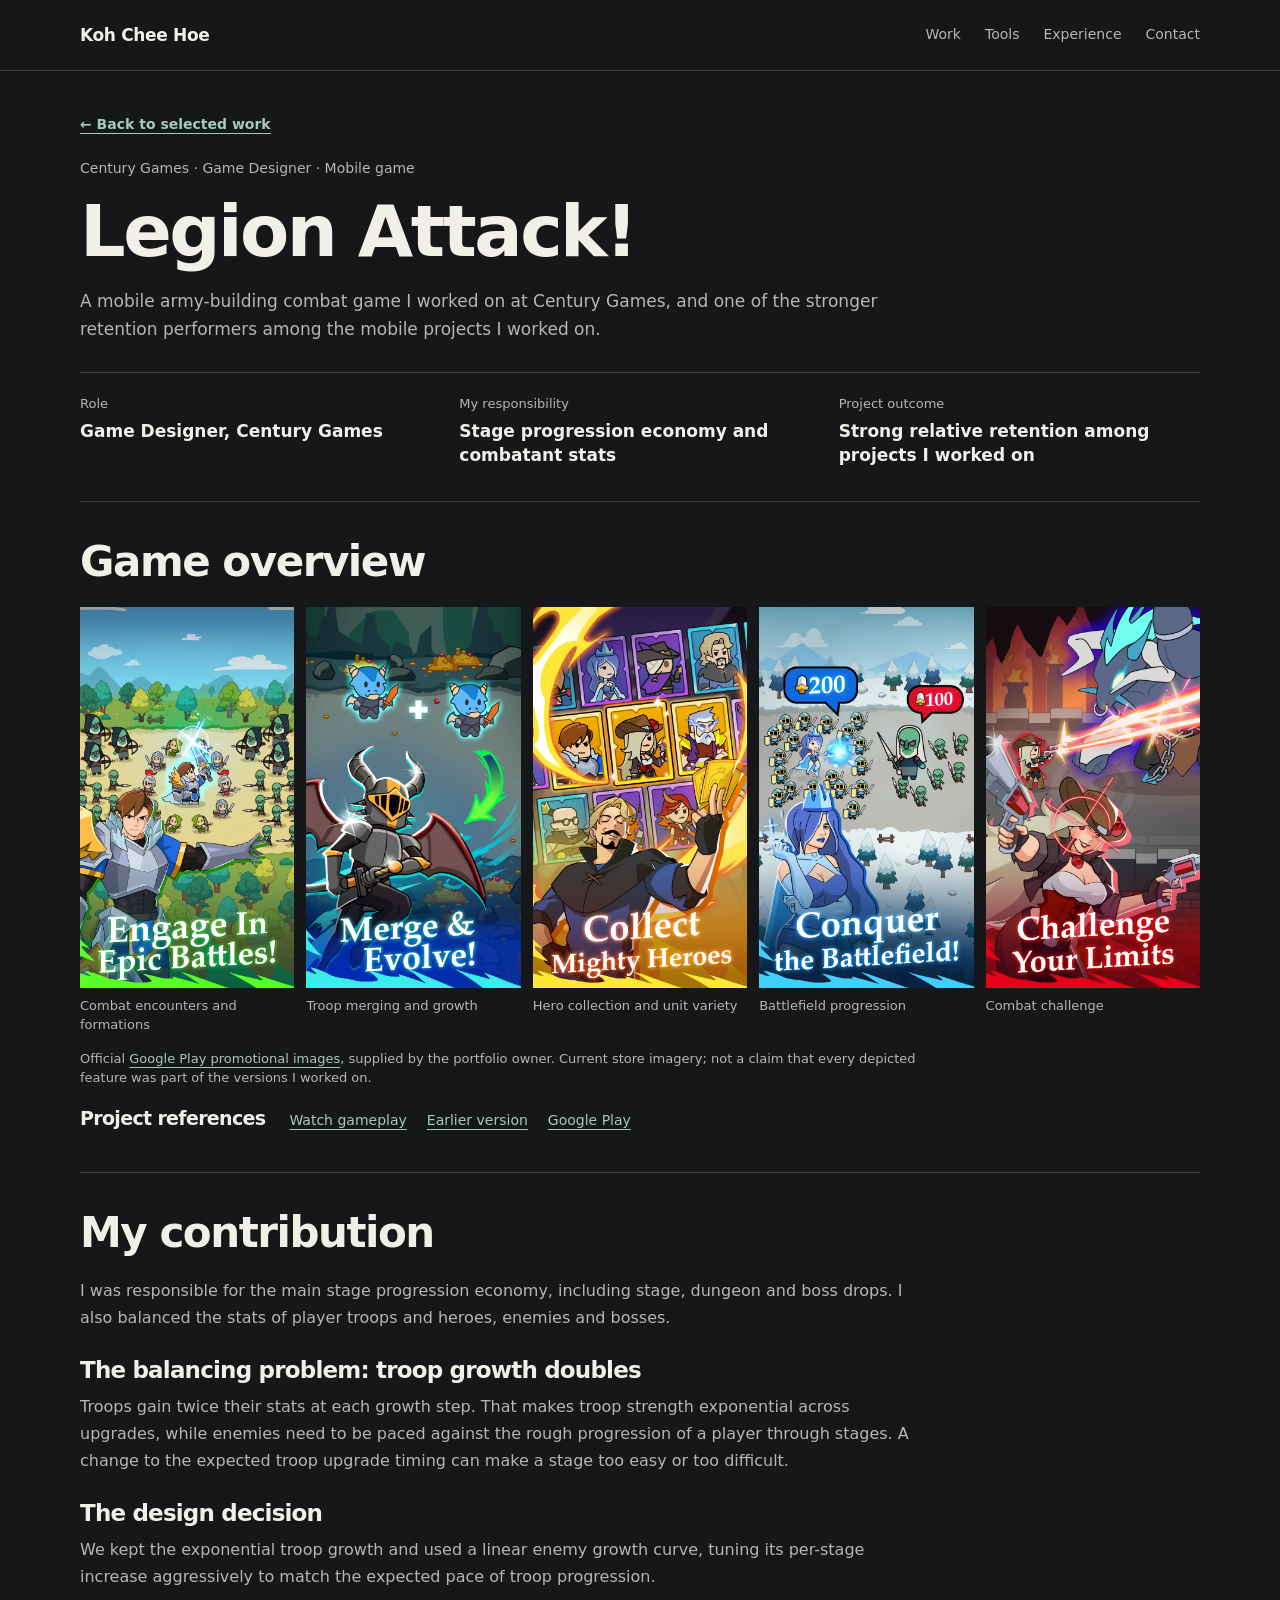
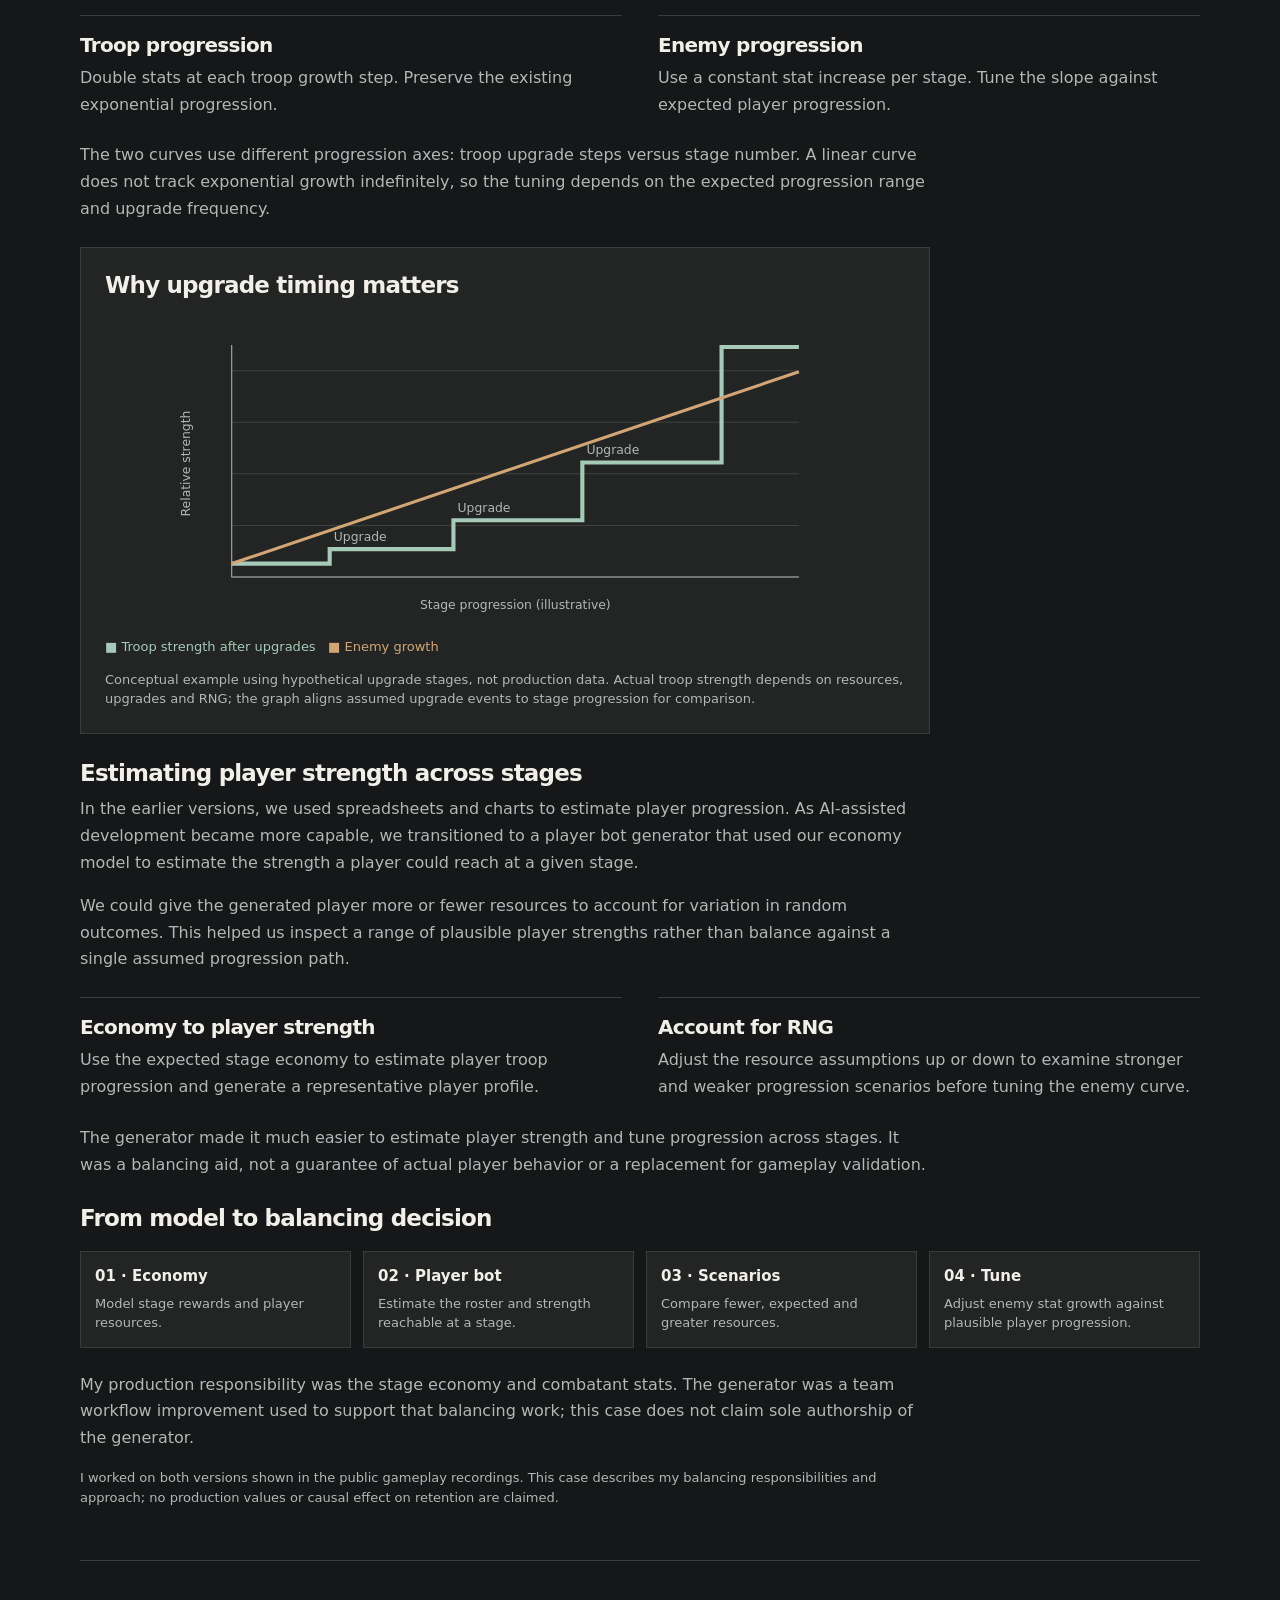
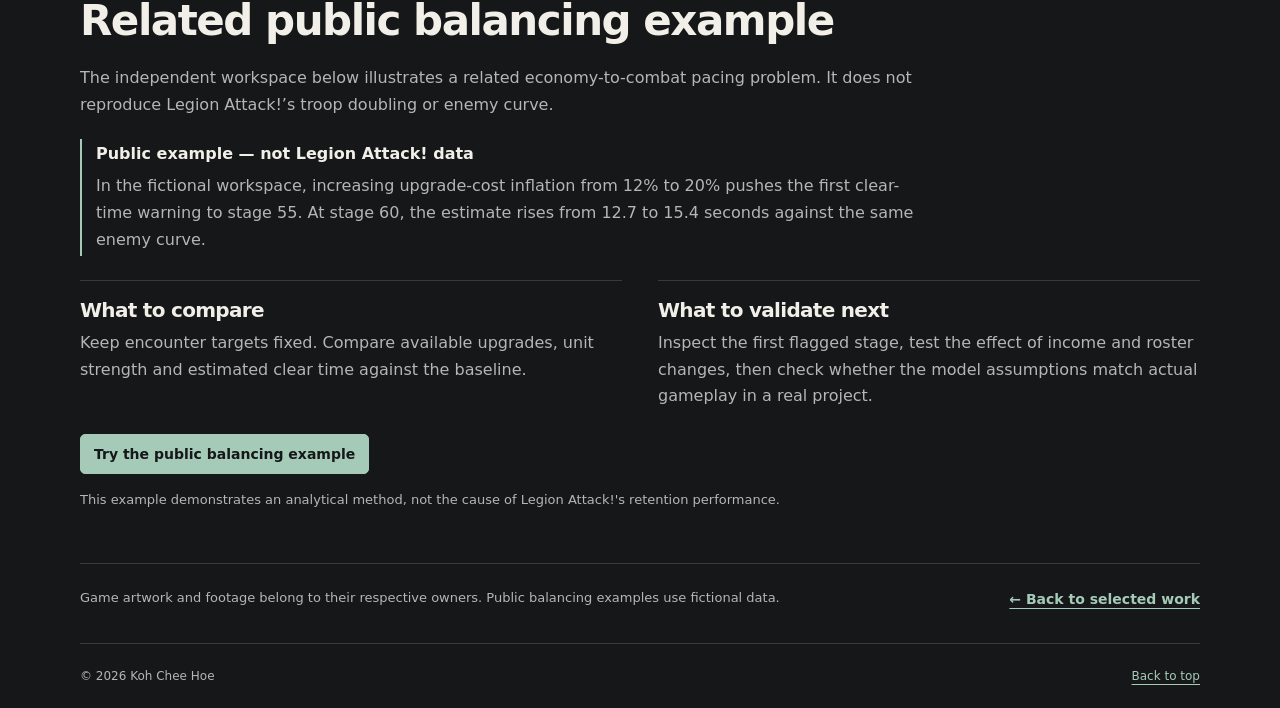
<file: cases/legion-attack.html>
<!DOCTYPE html>

<html lang="en"><head><meta charset="utf-8"/><meta content="width=device-width,initial-scale=1" name="viewport"/><title>Legion Attack! | Koh Chee Hoe</title><meta content="One of the stronger retention performers among the mobile games I worked on." name="description"/><link rel="stylesheet" href="../assets/case-v29.css"/></head><body class="case-page"><a class="skip" href="#main">Skip to content</a><header class="site-head"><div class="wrap head-inner"><a aria-label="Koh Chee Hoe — home" class="brand" href="../index.html#home">Koh Chee Hoe</a><nav aria-label="Main navigation" class="nav"><a href="../index.html#work">Work</a><a href="../index.html#tools">Tools</a><a href="../index.html#career">Experience</a><a href="../index.html#contact">Contact</a></nav><button aria-controls="mobile-nav" aria-expanded="false" aria-label="Open menu" class="menu-button" type="button"><span></span><span></span><span></span></button></div><nav aria-label="Mobile navigation" class="mobile-nav" hidden="" id="mobile-nav"><a href="../index.html#work">Work</a><a href="../index.html#tools">Tools</a><a href="../index.html#career">Experience</a><a href="../index.html#contact">Contact</a></nav></header><main class="wrap" id="main"><section aria-label="Project introduction" class="case-intro"><a class="back-link" href="../index.html#work">← Back to selected work</a><div class="kicker">Century Games · Game Designer · Mobile game</div><h1>Legion Attack!</h1><p class="lead">A mobile army-building combat game I worked on at Century Games, and one of the stronger retention performers among the mobile projects I worked on.</p><dl class="case-facts"><div><dt>Role</dt><dd>Game Designer, Century Games</dd></div><div><dt>My responsibility</dt><dd>Stage progression economy and combatant stats</dd></div><div><dt>Project outcome</dt><dd>Strong relative retention among projects I worked on</dd></div></dl></section><section aria-label="Official store imagery" class="store-gallery"><h2>Game overview</h2><div class="store-grid" style="--store-cols:5"><figure><img alt="Engage in Epic Battles — Combat encounters and formations (official Google Play promotional image)" decoding="async" height="1280" loading="lazy" src="../assets/legion-store-battles.webp" width="720"/><figcaption>Combat encounters and formations</figcaption></figure><figure><img alt="Merge &amp; Evolve — Troop merging and growth (official Google Play promotional image)" decoding="async" height="1280" loading="lazy" src="../assets/legion-store-merge.webp" width="720"/><figcaption>Troop merging and growth</figcaption></figure><figure><img alt="Collect Mighty Heroes — Hero collection and unit variety (official Google Play promotional image)" decoding="async" height="1280" loading="lazy" src="../assets/legion-store-heroes.webp" width="720"/><figcaption>Hero collection and unit variety</figcaption></figure><figure><img alt="Conquer the Battlefield — Battlefield progression (official Google Play promotional image)" decoding="async" height="1280" loading="lazy" src="../assets/legion-store-progression.webp" width="720"/><figcaption>Battlefield progression</figcaption></figure><figure><img alt="Challenge Your Limits — Combat challenge (official Google Play promotional image)" decoding="async" height="1280" loading="lazy" src="../assets/legion-store-challenge.webp" width="720"/><figcaption>Combat challenge</figcaption></figure></div><p class="label">Official <a href="https://play.google.com/store/apps/details?id=com.fun.cozy.brain&amp;hl=en_SG" rel="noopener noreferrer" target="_blank">Google Play promotional images</a>, supplied by the portfolio owner. Current store imagery; not a claim that every depicted feature was part of the versions I worked on.</p><div class="store-references"><h2>Project references</h2><div class="links"><a href="https://www.youtube.com/watch?v=cKFKzhEtm-g" rel="noopener noreferrer" target="_blank">Watch gameplay</a><a href="https://www.youtube.com/watch?v=Qf5YnUXmDcs" rel="noopener noreferrer" target="_blank">Earlier version</a><a href="https://play.google.com/store/apps/details?id=com.fun.cozy.brain&amp;hl=en_SG" rel="noopener noreferrer" target="_blank">Google Play</a></div></div></section><section class="section"><h2>My contribution</h2><p>I was responsible for the main stage progression economy, including stage, dungeon and boss drops. I also balanced the stats of player troops and heroes, enemies and bosses.</p><h3>The balancing problem: troop growth doubles</h3><p>Troops gain twice their stats at each growth step. That makes troop strength exponential across upgrades, while enemies need to be paced against the rough progression of a player through stages. A change to the expected troop upgrade timing can make a stage too easy or too difficult.</p><h3>The design decision</h3><p>We kept the exponential troop growth and used a linear enemy growth curve, tuning its per-stage increase aggressively to match the expected pace of troop progression.</p><div class="two"><div class="panel"><h3>Troop progression</h3><p>Double stats at each troop growth step. Preserve the existing exponential progression.</p></div><div class="panel"><h3>Enemy progression</h3><p>Use a constant stat increase per stage. Tune the slope against expected player progression.</p></div></div><p>The two curves use different progression axes: troop upgrade steps versus stage number. A linear curve does not track exponential growth indefinitely, so the tuning depends on the expected progression range and upgrade frequency.</p><figure class="case-figure"><h3>Why upgrade timing matters</h3><svg aria-label="Illustrative discrete troop strength curve with jumps at upgrade stages compared to linear enemy scaling." role="img" viewBox="0 0 640 300" xmlns="http://www.w3.org/2000/svg"><g opacity=".4" stroke="#686d69"><path d="M55 55H605M55 105H605M55 155H605M55 205H605M55 255H605"></path></g><path d="M55 30V255H605" fill="none" stroke="#b4b7b4"></path><path d="M55 242H150V228H270V200H395V144H530V32H605" fill="none" stroke="#a5cbb8" stroke-width="4"></path><path d="M55 242L605 56" fill="none" stroke="#d2a574" stroke-width="3"></path><g fill="#b4b7b4" font-size="12"><text text-anchor="middle" x="330" y="286">Stage progression (illustrative)</text><text text-anchor="middle" transform="rotate(-90 15 145)" x="15" y="145">Relative strength</text><text x="154" y="220">Upgrade</text><text x="274" y="192">Upgrade</text><text x="399" y="136">Upgrade</text></g></svg><p style="font-size:13px;margin:8px 0 0"><span style="color:#a5cbb8">■ Troop strength after upgrades</span>   <span style="color:#d2a574">■ Enemy growth</span></p><figcaption>Conceptual example using hypothetical upgrade stages, not production data. Actual troop strength depends on resources, upgrades and RNG; the graph aligns assumed upgrade events to stage progression for comparison.</figcaption></figure><h3>Estimating player strength across stages</h3><p>In the earlier versions, we used spreadsheets and charts to estimate player progression. As AI-assisted development became more capable, we transitioned to a player bot generator that used our economy model to estimate the strength a player could reach at a given stage.</p><p>We could give the generated player more or fewer resources to account for variation in random outcomes. This helped us inspect a range of plausible player strengths rather than balance against a single assumed progression path.</p><div class="two"><div class="panel"><h3>Economy to player strength</h3><p>Use the expected stage economy to estimate player troop progression and generate a representative player profile.</p></div><div class="panel"><h3>Account for RNG</h3><p>Adjust the resource assumptions up or down to examine stronger and weaker progression scenarios before tuning the enemy curve.</p></div></div><p>The generator made it much easier to estimate player strength and tune progression across stages. It was a balancing aid, not a guarantee of actual player behavior or a replacement for gameplay validation.</p><h3>From model to balancing decision</h3><div class="method-flow"><div><strong>01 · Economy</strong><small>Model stage rewards and player resources.</small></div><div><strong>02 · Player bot</strong><small>Estimate the roster and strength reachable at a stage.</small></div><div><strong>03 · Scenarios</strong><small>Compare fewer, expected and greater resources.</small></div><div><strong>04 · Tune</strong><small>Adjust enemy stat growth against plausible player progression.</small></div></div><p>My production responsibility was the stage economy and combatant stats. The generator was a team workflow improvement used to support that balancing work; this case does not claim sole authorship of the generator.</p><p class="label">I worked on both versions shown in the public gameplay recordings. This case describes my balancing responsibilities and approach; no production values or causal effect on retention are claimed.</p></section><section class="section"><h2>Related public balancing example</h2><p>The independent workspace below illustrates a related economy-to-combat pacing problem. It does not reproduce Legion Attack!’s troop doubling or enemy curve.</p><div class="sample"><strong>Public example — not Legion Attack! data</strong><p>In the fictional workspace, increasing upgrade-cost inflation from 12% to 20% pushes the first clear-time warning to stage 55. At stage 60, the estimate rises from 12.7 to 15.4 seconds against the same enemy curve.</p></div><div class="two"><div class="panel"><h3>What to compare</h3><p>Keep encounter targets fixed. Compare available upgrades, unit strength and estimated clear time against the baseline.</p></div><div class="panel"><h3>What to validate next</h3><p>Inspect the first flagged stage, test the effect of income and roster changes, then check whether the model assumptions match actual gameplay in a real project.</p></div></div><p style="margin-top:20px"><a class="btn primary" href="../tools/balance-workspace.html">Try the public balancing example</a></p><p class="label">This example demonstrates an analytical method, not the cause of Legion Attack!'s retention performance.</p></section><div class="case-footer"><p class="foot">Game artwork and footage belong to their respective owners. Public balancing examples use fictional data.</p><a href="../index.html#work">← Back to selected work</a></div></main><footer class="wrap footer"><span>© 2026 Koh Chee Hoe</span><a href="#main">Back to top</a></footer><script>const mb=document.querySelector('.menu-button'),mn=document.getElementById('mobile-nav');mb.addEventListener('click',()=>{const open=mb.getAttribute('aria-expanded')==='true';mb.setAttribute('aria-expanded',String(!open));mb.setAttribute('aria-label',open?'Open menu':'Close menu');mn.hidden=open;});</script></body></html>
</file>
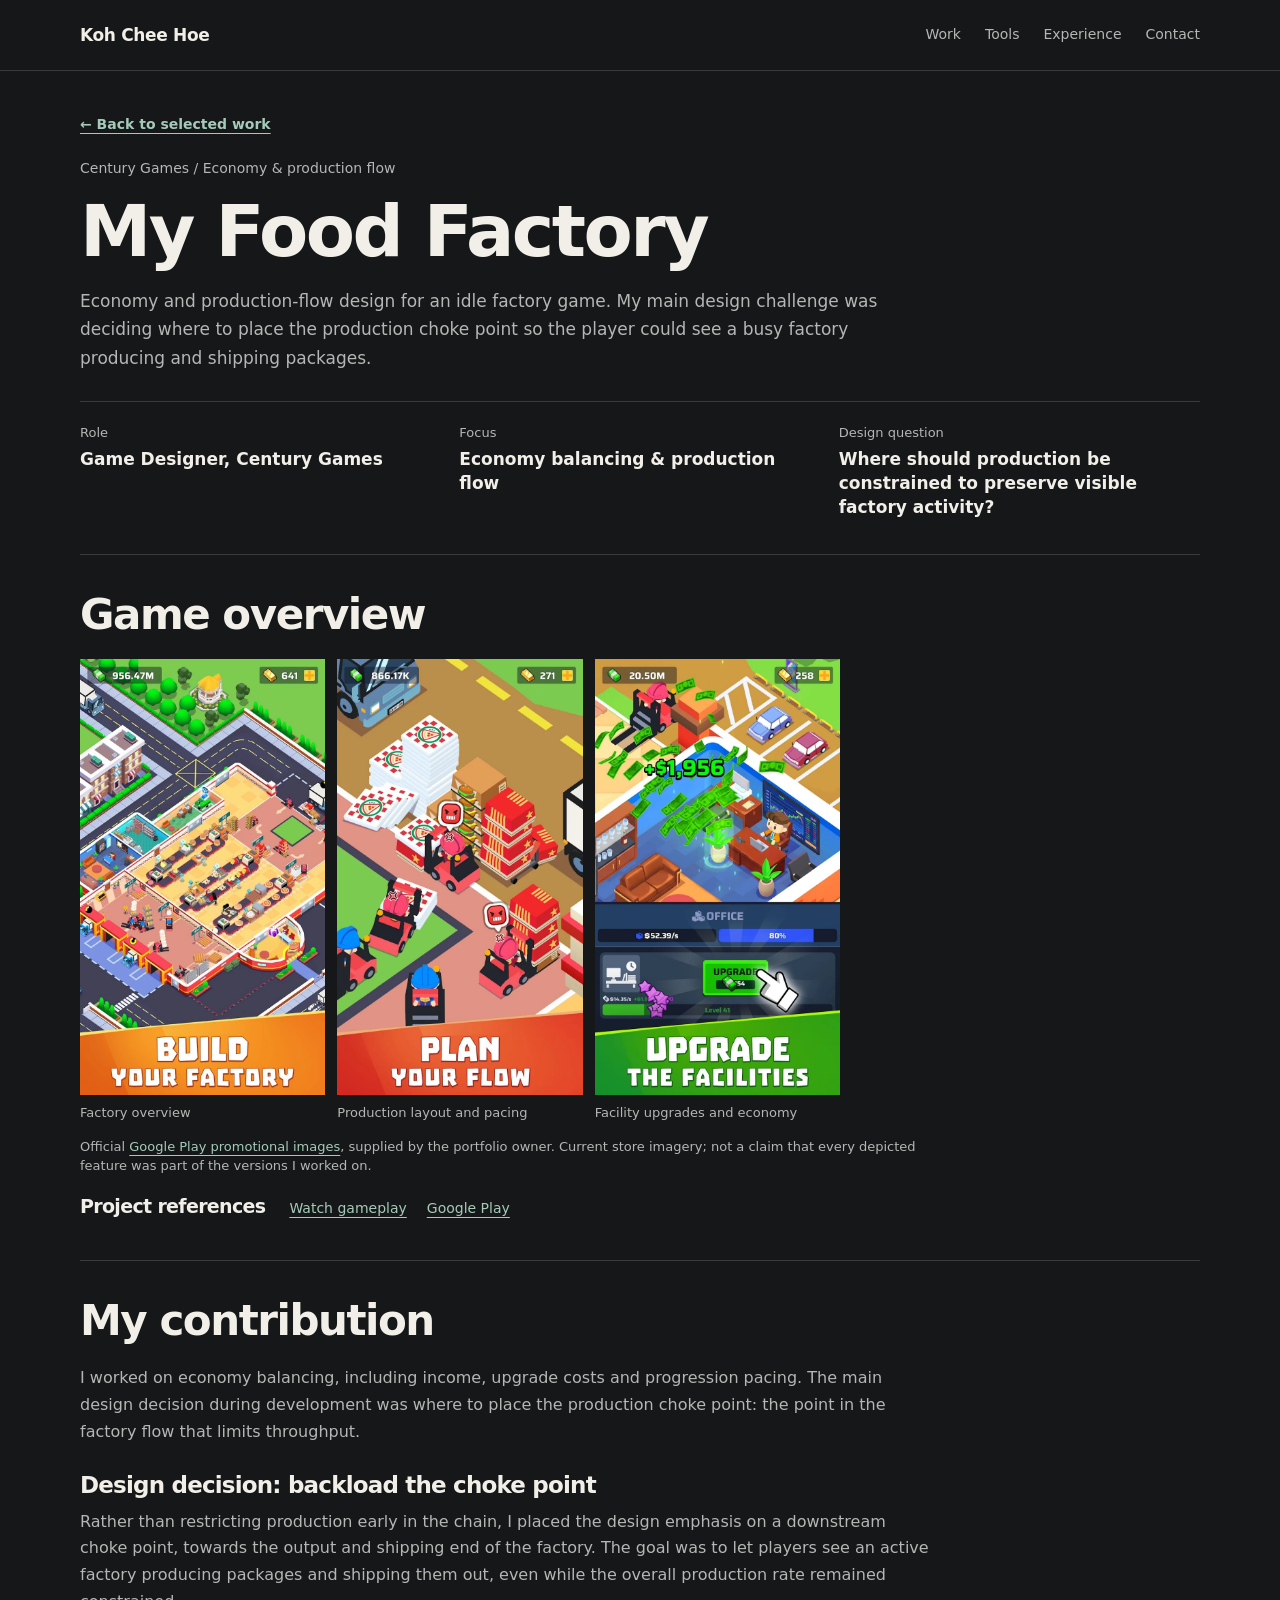
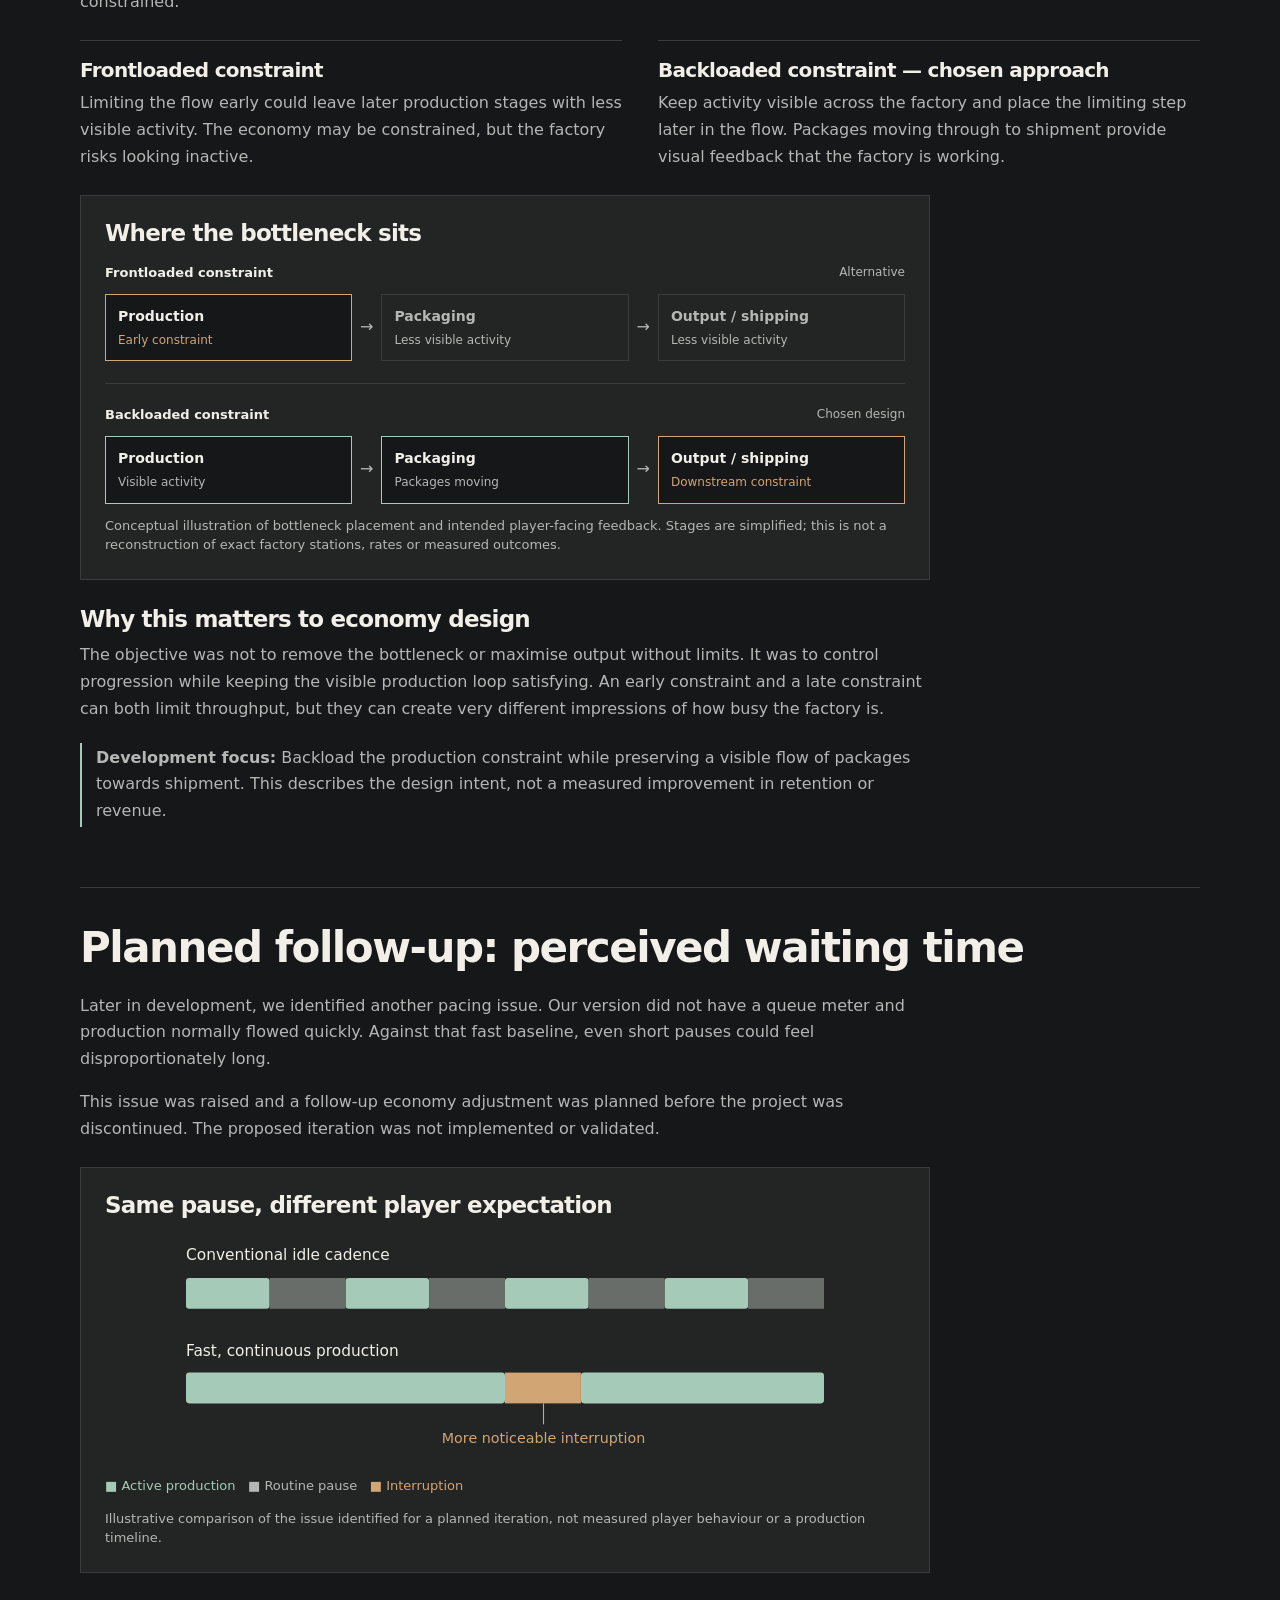
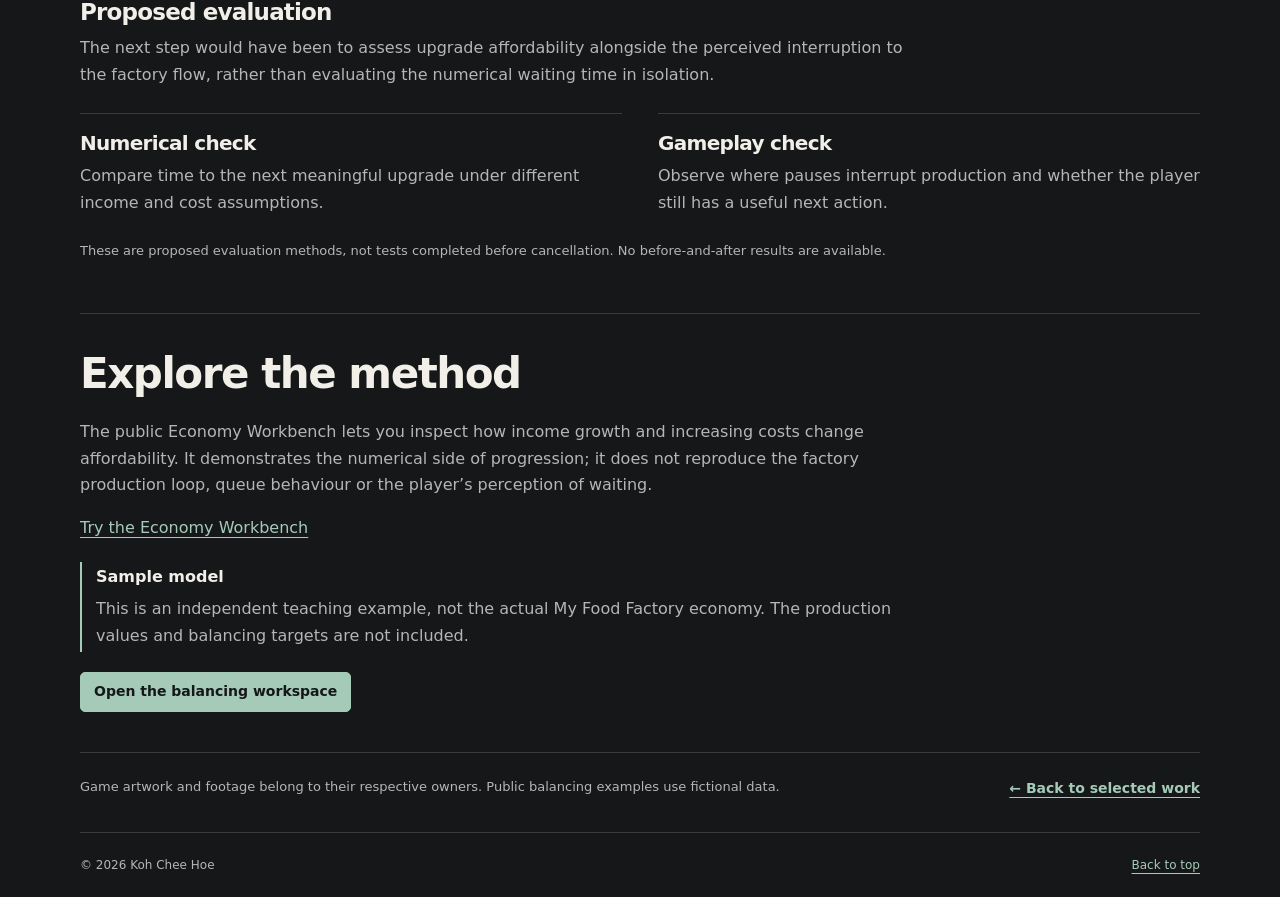
<file: cases/my-food-factory.html>
<!DOCTYPE html>

<html lang="en"><head><meta charset="utf-8"/><meta content="width=device-width,initial-scale=1" name="viewport"/><title>My Food Factory | Koh Chee Hoe</title><meta content="Economy and production-flow design for My Food Factory, with a focus on downstream bottleneck placement and visible factory activity." name="description"/><link rel="stylesheet" href="../assets/case-v29.css"/><style>/* Food Factory case-specific flow diagram; uses shared template tokens. */
.food-flow-row+.food-flow-row{margin-top:22px;padding-top:20px;border-top:1px solid var(--line)}.case-page .food-flow-title{font-size:15px;color:var(--ink);font-weight:600;display:flex;flex-wrap:wrap;gap:6px 14px;justify-content:space-between;margin-bottom:10px}.food-flow-title span{color:var(--muted);font-size:12px;font-weight:400}.food-flow-stages{display:grid;grid-template-columns:minmax(0,1fr) auto minmax(0,1fr) auto minmax(0,1fr);gap:8px;align-items:center}.food-flow-stages>span{text-align:center;color:var(--muted)}.food-stage{padding:12px;border:1px solid var(--line);min-width:0;background:var(--bg)}.food-stage strong,.food-stage small{display:block;overflow-wrap:break-word;line-height:1.4}.food-stage strong{font-size:14px;color:var(--ink)}.food-stage small{font-size:12px;color:var(--muted);margin-top:5px}.food-stage.active{border-color:var(--accent)}.food-stage.constrained{border-color:#d2a574}.food-stage.constrained small{color:#d2a574}.food-stage.quiet{background:transparent}.food-stage.quiet strong{color:var(--muted)}@media(max-width:650px){.food-flow-stages{grid-template-columns:1fr;gap:5px}.food-flow-stages>span{transform:rotate(90deg)}.food-stage{padding:9px 12px}.food-flow-row+.food-flow-row{margin-top:18px;padding-top:16px}}</style></head><body class="case-page"><a class="skip" href="#main">Skip to content</a><header class="site-head"><div class="wrap head-inner"><a aria-label="Koh Chee Hoe — home" class="brand" href="../index.html#home">Koh Chee Hoe</a><nav aria-label="Main navigation" class="nav"><a href="../index.html#work">Work</a><a href="../index.html#tools">Tools</a><a href="../index.html#career">Experience</a><a href="../index.html#contact">Contact</a></nav><button aria-controls="mobile-nav" aria-expanded="false" aria-label="Open menu" class="menu-button" type="button"><span></span><span></span><span></span></button></div><nav aria-label="Mobile navigation" class="mobile-nav" hidden="" id="mobile-nav"><a href="../index.html#work">Work</a><a href="../index.html#tools">Tools</a><a href="../index.html#career">Experience</a><a href="../index.html#contact">Contact</a></nav></header><main class="wrap" id="main"><section aria-label="Project introduction" class="case-intro"><a class="back-link" href="../index.html#work">← Back to selected work</a><div class="kicker">Century Games / Economy &amp; production flow</div><h1>My Food Factory</h1><p class="lead">Economy and production-flow design for an idle factory game. My main design challenge was deciding where to place the production choke point so the player could see a busy factory producing and shipping packages.</p><dl class="case-facts"><div><dt>Role</dt><dd>Game Designer, Century Games</dd></div><div><dt>Focus</dt><dd>Economy balancing &amp; production flow</dd></div><div><dt>Design question</dt><dd>Where should production be constrained to preserve visible factory activity?</dd></div></dl></section><section aria-label="Official store imagery" class="store-gallery food-gallery"><h2>Game overview</h2><div class="store-grid" style="--store-cols:3"><figure><img alt="Build Your Factory — Factory overview (official Google Play promotional image)" decoding="async" height="1280" loading="lazy" src="../assets/food-store-build.webp" width="720"/><figcaption>Factory overview</figcaption></figure><figure><img alt="Plan Your Flow — Production layout and pacing (official Google Play promotional image)" decoding="async" height="1280" loading="lazy" src="../assets/food-store-flow.webp" width="720"/><figcaption>Production layout and pacing</figcaption></figure><figure><img alt="Upgrade the Facilities — Facility upgrades and economy (official Google Play promotional image)" decoding="async" height="1280" loading="lazy" src="../assets/food-store-upgrade.webp" width="720"/><figcaption>Facility upgrades and economy</figcaption></figure></div><p class="label">Official <a href="https://play.google.com/store/apps/details?id=com.xiibraves.myliege&amp;hl=en_SG" rel="noopener noreferrer" target="_blank">Google Play promotional images</a>, supplied by the portfolio owner. Current store imagery; not a claim that every depicted feature was part of the versions I worked on.</p><div class="store-references"><h2>Project references</h2><div class="links"><a href="https://www.youtube.com/watch?v=4Y73DTlCYFE" rel="noopener noreferrer" target="_blank">Watch gameplay</a><a href="https://play.google.com/store/apps/details?id=com.xiibraves.myliege&amp;hl=en_SG" rel="noopener noreferrer" target="_blank">Google Play</a></div></div></section><section class="section" id="production-design"><h2>My contribution</h2>
<p>I worked on economy balancing, including income, upgrade costs and progression pacing. The main design decision during development was where to place the production choke point: the point in the factory flow that limits throughput.</p>
<h3>Design decision: backload the choke point</h3>
<p>Rather than restricting production early in the chain, I placed the design emphasis on a downstream choke point, towards the output and shipping end of the factory. The goal was to let players see an active factory producing packages and shipping them out, even while the overall production rate remained constrained.</p>
<div class="two"><div class="panel"><h3>Frontloaded constraint</h3><p>Limiting the flow early could leave later production stages with less visible activity. The economy may be constrained, but the factory risks looking inactive.</p></div><div class="panel"><h3>Backloaded constraint — chosen approach</h3><p>Keep activity visible across the factory and place the limiting step later in the flow. Packages moving through to shipment provide visual feedback that the factory is working.</p></div></div>
<figure class="case-figure"><h3>Where the bottleneck sits</h3>
<div class="food-flow" role="group" aria-label="Conceptual comparison of early and late production constraints">
<div class="food-flow-row"><p class="food-flow-title">Frontloaded constraint <span>Alternative</span></p><div class="food-flow-stages"><div class="food-stage constrained"><strong>Production</strong><small>Early constraint</small></div><span aria-hidden="true">→</span><div class="food-stage quiet"><strong>Packaging</strong><small>Less visible activity</small></div><span aria-hidden="true">→</span><div class="food-stage quiet"><strong>Output / shipping</strong><small>Less visible activity</small></div></div></div>
<div class="food-flow-row"><p class="food-flow-title">Backloaded constraint <span>Chosen design</span></p><div class="food-flow-stages"><div class="food-stage active"><strong>Production</strong><small>Visible activity</small></div><span aria-hidden="true">→</span><div class="food-stage active"><strong>Packaging</strong><small>Packages moving</small></div><span aria-hidden="true">→</span><div class="food-stage constrained"><strong>Output / shipping</strong><small>Downstream constraint</small></div></div></div></div>
<figcaption>Conceptual illustration of bottleneck placement and intended player-facing feedback. Stages are simplified; this is not a reconstruction of exact factory stations, rates or measured outcomes.</figcaption></figure>
<h3>Why this matters to economy design</h3><p>The objective was not to remove the bottleneck or maximise output without limits. It was to control progression while keeping the visible production loop satisfying. An early constraint and a late constraint can both limit throughput, but they can create very different impressions of how busy the factory is.</p>
<p class="case-outcome"><strong>Development focus:</strong> Backload the production constraint while preserving a visible flow of packages towards shipment. This describes the design intent, not a measured improvement in retention or revenue.</p></section>
<section class="section" id="planned-iteration"><h2>Planned follow-up: perceived waiting time</h2>
<p>Later in development, we identified another pacing issue. Our version did not have a queue meter and production normally flowed quickly. Against that fast baseline, even short pauses could feel disproportionately long.</p>
<p>This issue was raised and a follow-up economy adjustment was planned before the project was discontinued. The proposed iteration was not implemented or validated.</p><figure class="case-figure"><h3>Same pause, different player expectation</h3><svg aria-label="Conceptual comparison of regular idle waits with a single interruption in continuous production." role="img" viewBox="0 0 600 208" xmlns="http://www.w3.org/2000/svg"><g fill="#f1efe8" font-size="14"><text x="10" y="24">Conventional idle cadence</text><text x="10" y="111">Fast, continuous production</text></g><g fill="#a5cbb8"><rect height="28" rx="3" width="76" x="10" y="40"></rect><rect height="28" rx="3" width="76" x="155" y="40"></rect><rect height="28" rx="3" width="76" x="300" y="40"></rect><rect height="28" rx="3" width="76" x="445" y="40"></rect><rect height="28" rx="3" width="290" x="10" y="126"></rect><rect height="28" rx="3" width="221" x="369" y="126"></rect></g><g fill="#686d69"><rect height="28" width="69" x="86" y="40"></rect><rect height="28" width="69" x="231" y="40"></rect><rect height="28" width="69" x="376" y="40"></rect><rect height="28" width="69" x="521" y="40"></rect></g><rect fill="#d2a574" height="28" width="69" x="300" y="126"></rect><path d="M335 154V173" stroke="#d2a574"></path><text fill="#d2a574" font-size="13" text-anchor="middle" x="335" y="190">More noticeable interruption</text></svg><p style="font-size:13px;margin:4px 0"><span style="color:#a5cbb8">■ Active production</span>   <span style="color:#b4b7b4">■ Routine pause</span>   <span style="color:#d2a574">■ Interruption</span></p><figcaption>Illustrative comparison of the issue identified for a planned iteration, not measured player behaviour or a production timeline.</figcaption></figure>
<h3>Proposed evaluation</h3><p>The next step would have been to assess upgrade affordability alongside the perceived interruption to the factory flow, rather than evaluating the numerical waiting time in isolation.</p><div class="two"><div class="panel"><h3>Numerical check</h3><p>Compare time to the next meaningful upgrade under different income and cost assumptions.</p></div><div class="panel"><h3>Gameplay check</h3><p>Observe where pauses interrupt production and whether the player still has a useful next action.</p></div></div><p class="label">These are proposed evaluation methods, not tests completed before cancellation. No before-and-after results are available.</p></section><section class="section"><h2>Explore the method</h2><p>The public Economy Workbench lets you inspect how income growth and increasing costs change affordability. It demonstrates the numerical side of progression; it does not reproduce the factory production loop, queue behaviour or the player’s perception of waiting.</p><p><a href="../tools/economy-demo.html">Try the Economy Workbench</a></p><div class="sample"><strong>Sample model</strong><p>This is an independent teaching example, not the actual My Food Factory economy. The production values and balancing targets are not included.</p></div><a class="btn primary" href="../tools/balance-workspace.html">Open the balancing workspace</a></section><div class="case-footer"><p class="foot">Game artwork and footage belong to their respective owners. Public balancing examples use fictional data.</p><a href="../index.html#work">← Back to selected work</a></div></main><footer class="wrap footer"><span>© 2026 Koh Chee Hoe</span><a href="#main">Back to top</a></footer><script>const mb=document.querySelector('.menu-button'),mn=document.getElementById('mobile-nav');mb.addEventListener('click',()=>{const open=mb.getAttribute('aria-expanded')==='true';mb.setAttribute('aria-expanded',String(!open));mb.setAttribute('aria-label',open?'Open menu':'Close menu');mn.hidden=open;});</script></body></html>
</file>
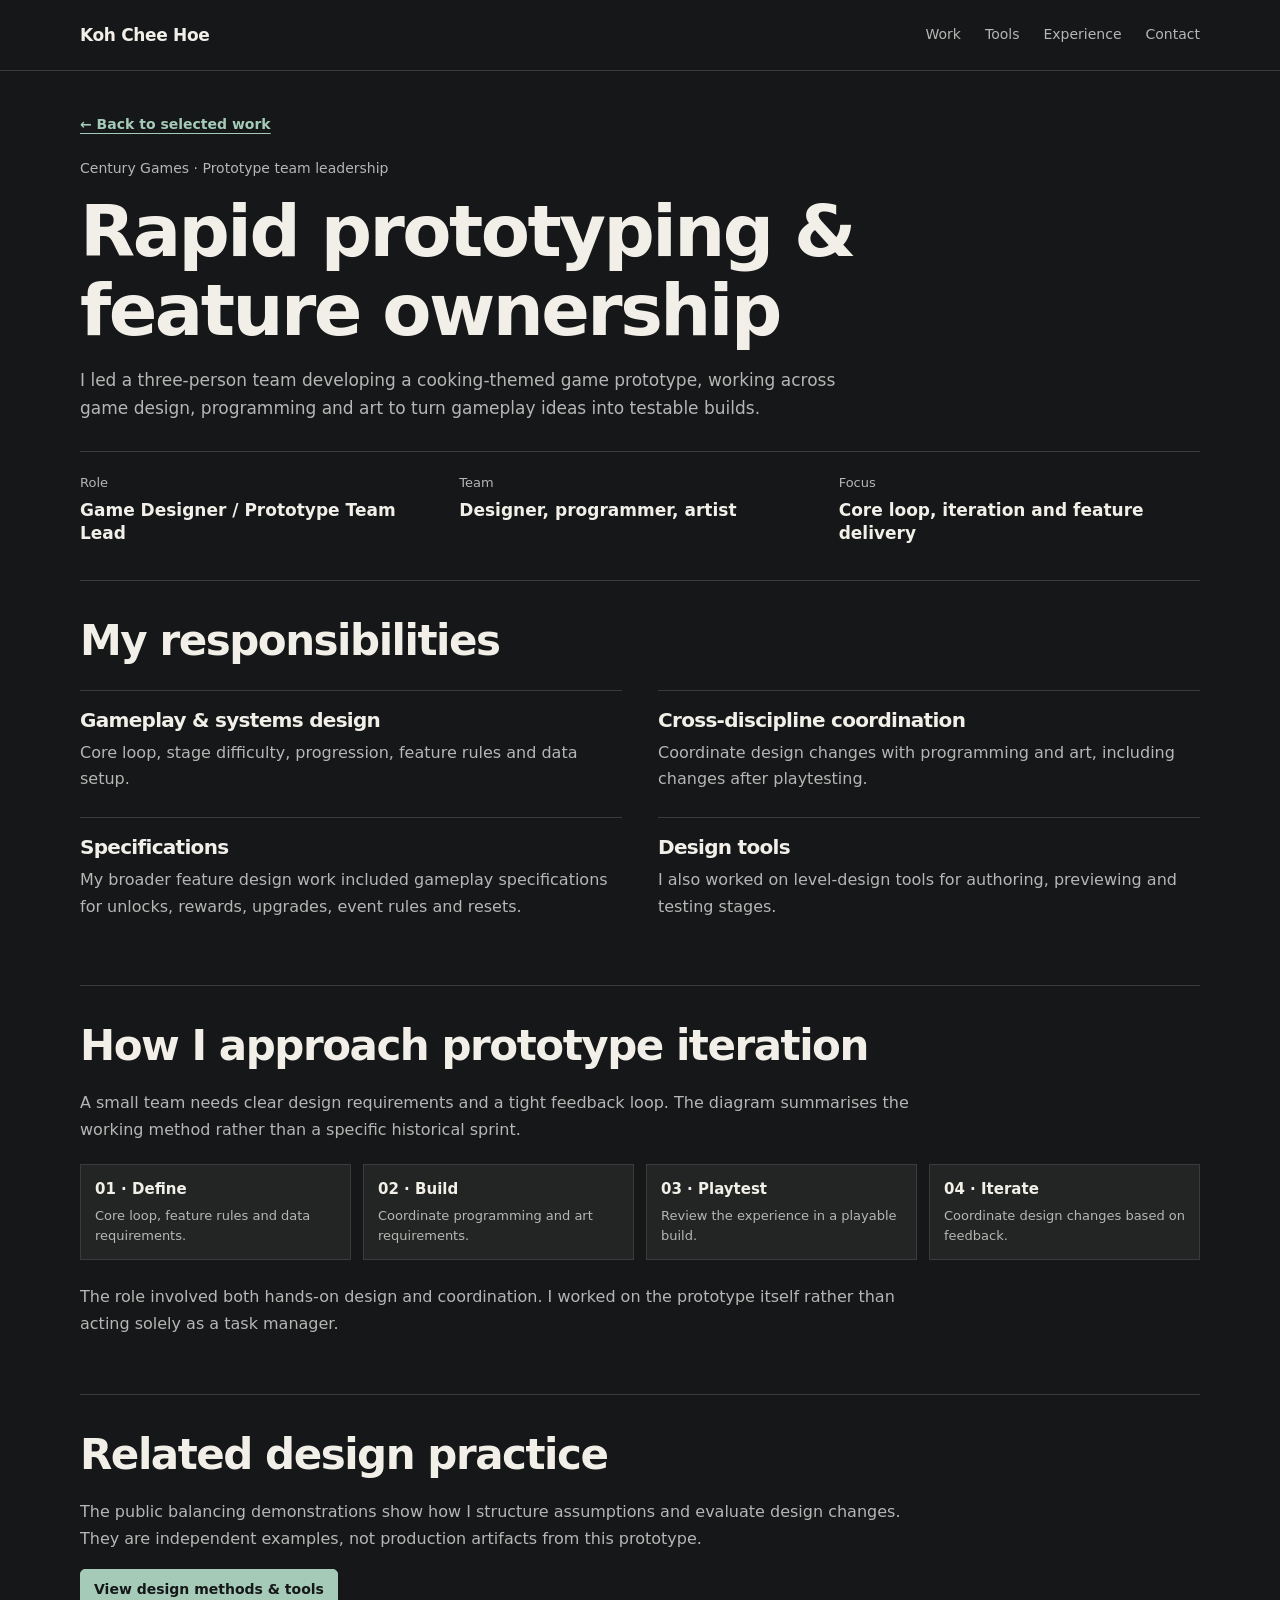
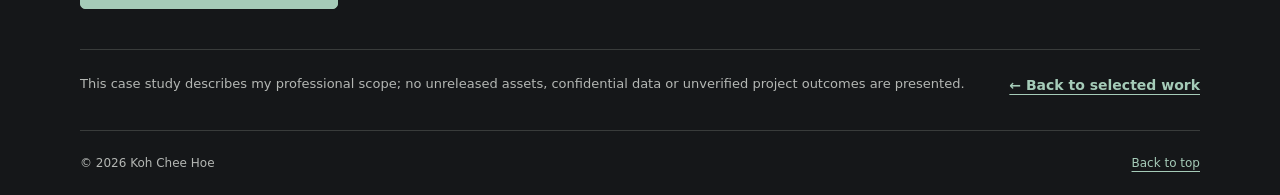
<file: cases/rapid-prototyping.html>
<!DOCTYPE html>
<html lang="en"><head><meta charset="utf-8"/><meta content="width=device-width,initial-scale=1" name="viewport"/><title>Rapid Prototyping &amp; Feature Ownership | Koh Chee Hoe</title><link rel="stylesheet" href="../assets/case-v29.css"/></head><body class="case-page"><a class="skip" href="#main">Skip to content</a><header class="site-head"><div class="wrap head-inner"><a aria-label="Koh Chee Hoe — home" class="brand" href="../index.html#home">Koh Chee Hoe</a><nav aria-label="Main navigation" class="nav"><a href="../index.html#work">Work</a><a href="../index.html#tools">Tools</a><a href="../index.html#career">Experience</a><a href="../index.html#contact">Contact</a></nav><button aria-controls="mobile-nav" aria-expanded="false" aria-label="Open menu" class="menu-button" type="button"><span></span><span></span><span></span></button></div><nav aria-label="Mobile navigation" class="mobile-nav" hidden="" id="mobile-nav"><a href="../index.html#work">Work</a><a href="../index.html#tools">Tools</a><a href="../index.html#career">Experience</a><a href="../index.html#contact">Contact</a></nav></header><main class="wrap" id="main"><section aria-label="Project introduction" class="case-intro"><a class="back-link" href="../index.html#work">← Back to selected work</a><div class="kicker">Century Games · Prototype team leadership</div><h1>Rapid prototyping &amp; feature ownership</h1><p class="lead">I led a three-person team developing a cooking-themed game prototype, working across game design, programming and art to turn gameplay ideas into testable builds.</p><dl class="case-facts"><div><dt>Role</dt><dd>Game Designer / Prototype Team Lead</dd></div><div><dt>Team</dt><dd>Designer, programmer, artist</dd></div><div><dt>Focus</dt><dd>Core loop, iteration and feature delivery</dd></div></dl></section><section class="section"><h2>My responsibilities</h2><div class="two"><div class="panel"><h3>Gameplay &amp; systems design</h3><p>Core loop, stage difficulty, progression, feature rules and data setup.</p></div><div class="panel"><h3>Cross-discipline coordination</h3><p>Coordinate design changes with programming and art, including changes after playtesting.</p></div><div class="panel"><h3>Specifications</h3><p>My broader feature design work included gameplay specifications for unlocks, rewards, upgrades, event rules and resets.</p></div><div class="panel"><h3>Design tools</h3><p>I also worked on level-design tools for authoring, previewing and testing stages.</p></div></div></section><section class="section"><h2>How I approach prototype iteration</h2><p>A small team needs clear design requirements and a tight feedback loop. The diagram summarises the working method rather than a specific historical sprint.</p><div class="method-flow"><div><strong>01 · Define</strong><small>Core loop, feature rules and data requirements.</small></div><div><strong>02 · Build</strong><small>Coordinate programming and art requirements.</small></div><div><strong>03 · Playtest</strong><small>Review the experience in a playable build.</small></div><div><strong>04 · Iterate</strong><small>Coordinate design changes based on feedback.</small></div></div><p>The role involved both hands-on design and coordination. I worked on the prototype itself rather than acting solely as a task manager.</p></section><section class="section"><h2>Related design practice</h2><p>The public balancing demonstrations show how I structure assumptions and evaluate design changes. They are independent examples, not production artifacts from this prototype.</p><a class="btn primary" href="../index.html#tools">View design methods &amp; tools</a></section><div class="case-footer"><p class="foot">This case study describes my professional scope; no unreleased assets, confidential data or unverified project outcomes are presented.</p><a href="../index.html#work">← Back to selected work</a></div></main><footer class="wrap footer"><span>© 2026 Koh Chee Hoe</span><a href="#main">Back to top</a></footer><script>const mb=document.querySelector('.menu-button'),mn=document.getElementById('mobile-nav');mb.addEventListener('click',()=>{const open=mb.getAttribute('aria-expanded')==='true';mb.setAttribute('aria-expanded',String(!open));mb.setAttribute('aria-label',open?'Open menu':'Close menu');mn.hidden=open;});</script></body></html>
</file>
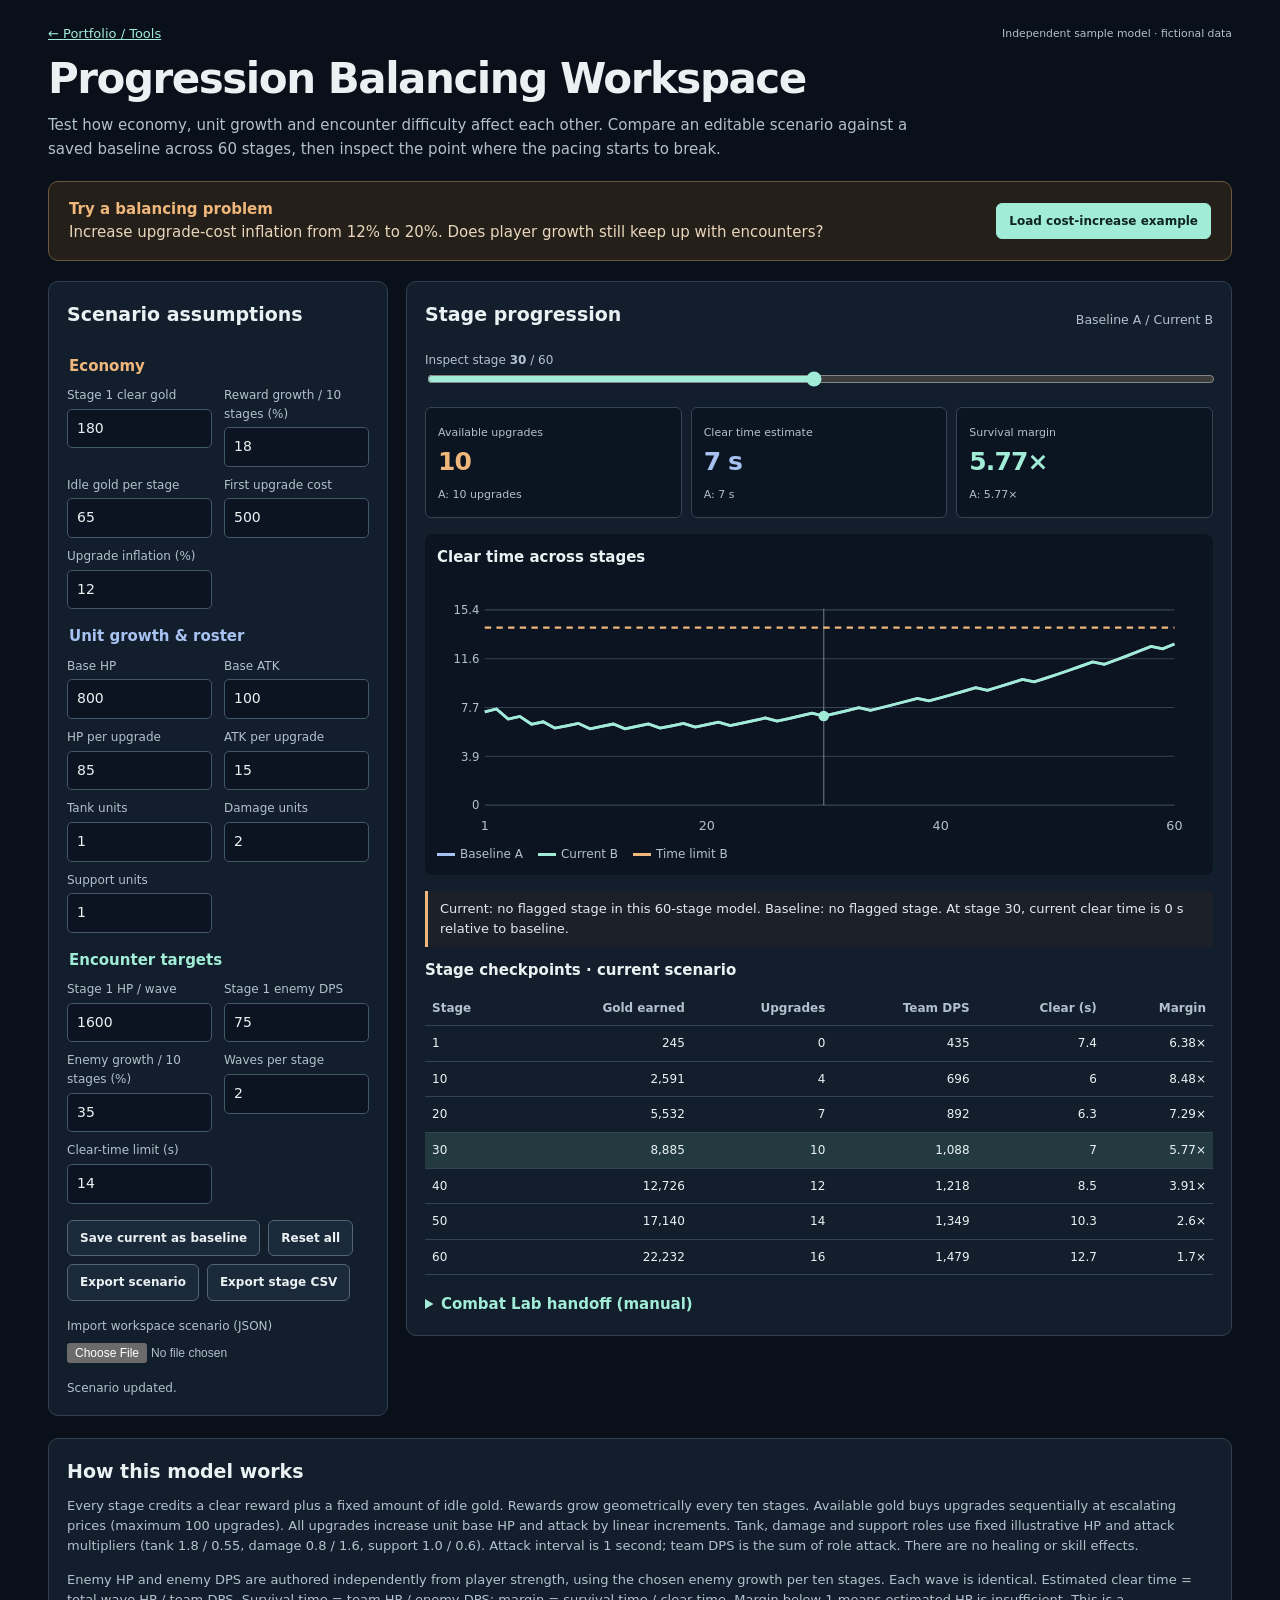
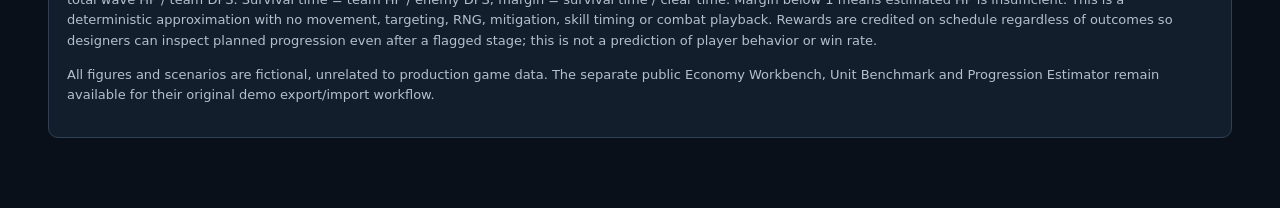
<file: tools/balance-workspace.html>
<!doctype html><html lang="en"><head><meta charset="utf-8"><meta name="viewport" content="width=device-width, initial-scale=1"><title>Progression Balancing Workspace | Koh Chee Hoe</title><style>
:root{color-scheme:dark;--bg:#0a101a;--panel:#121e2c;--line:#304052;--ink:#eaf1f2;--muted:#b2c1cd;--mint:#a1ecd7;--amber:#efb77b;--blue:#a7c2f1}*{box-sizing:border-box}body{margin:0;background:var(--bg);color:var(--ink);font:15px/1.55 system-ui,sans-serif}a{color:var(--mint)}main{max-width:1240px;margin:auto;padding:24px 28px 70px}h1{font-size:clamp(26px,4vw,42px);letter-spacing:-.035em;line-height:1.1;margin:12px 0}h2{font-size:19px;margin:0 0 9px}h3{font-size:15px;margin:0 0 8px}p{margin:6px 0 14px;color:var(--muted)}small{color:var(--muted)}.top{display:flex;justify-content:space-between;align-items:center;gap:12px;flex-wrap:wrap;font-size:13px}.lead{max-width:900px}.guided{border:1px solid #6b5840;background:#241f19;border-radius:10px;padding:16px 20px;margin:20px 0;display:flex;align-items:center;justify-content:space-between;gap:16px}.guided p{margin:0;color:#e9d6bc}.guided strong{color:var(--amber)}.layout{display:grid;grid-template-columns:340px minmax(0,1fr);gap:18px;align-items:start}.panel{border:1px solid var(--line);background:var(--panel);padding:18px;border-radius:10px;min-width:0}.controls{display:grid;gap:16px}.group{border:0;margin:0;padding:0}.group legend{font-weight:700;margin-bottom:8px;color:var(--mint)}.group:first-of-type legend{color:var(--amber)}.group:nth-of-type(2) legend{color:var(--blue)}.fields{display:grid;grid-template-columns:1fr 1fr;gap:9px 12px}label{display:block;font-size:12px;color:var(--muted)}input[type=number]{display:block;width:100%;margin:4px 0 0;background:#0b1420;border:1px solid #43576b;color:var(--ink);border-radius:5px;padding:8px 9px;font:inherit;font-size:14px}input[type=range]{width:100%;accent-color:var(--mint)}button,.action{border:1px solid #536578;border-radius:6px;padding:9px 12px;background:#1b2a3b;color:var(--ink);cursor:pointer;font:600 12px/1.4 system-ui;text-decoration:none;white-space:normal}button.primary{background:var(--mint);border-color:var(--mint);color:#10251e}button:hover,.action:hover{border-color:var(--mint)}:focus-visible{outline:3px solid var(--mint);outline-offset:3px}.actions{display:flex;flex-wrap:wrap;gap:8px}.result-head{display:flex;align-items:center;justify-content:space-between;gap:10px;flex-wrap:wrap}.stage-control{margin:12px 0}.metrics{display:grid;grid-template-columns:repeat(3,minmax(0,1fr));gap:9px;margin:10px 0}.metric{background:#0b1521;border:1px solid #344457;padding:12px;border-radius:6px}.metric b{display:block;font-size:clamp(18px,2.5vw,25px);letter-spacing:-.035em}.metric small{font-size:11px}.metric:first-child b{color:var(--amber)}.metric:nth-child(2) b{color:var(--blue)}.metric:nth-child(3) b{color:var(--mint)}.chart{margin:16px 0;background:#0b1420;padding:12px;border-radius:8px}.chart svg{display:block;width:100%;height:auto}.legend{display:flex;flex-wrap:wrap;gap:15px;font-size:12px;color:var(--muted)}.legend i{display:inline-block;width:18px;height:3px;margin-right:5px;vertical-align:middle}.table-wrap{overflow-x:auto}table{border-collapse:collapse;width:100%;font-size:12px}th,td{text-align:right;padding:8px 7px;border-bottom:1px solid #334456;white-space:nowrap}th:first-child,td:first-child{text-align:left}th{color:var(--muted);font-weight:600}tr.selected{background:#233b40}.insight{border-left:3px solid var(--amber);padding:8px 12px;background:#1b2029;margin:12px 0;color:#e6e9ed;font-size:13px}.status{font-size:12px;color:var(--muted);min-height:1.5em}.error{color:#ffb9b3}details{margin-top:18px}summary{cursor:pointer;color:var(--mint);font-weight:600}.foot{margin-top:22px}.foot p{font-size:13px}input[type=file]{max-width:100%;font-size:12px;margin-top:7px}#handoff{white-space:pre-line;font-size:13px;background:#0b1420;padding:12px;border-radius:6px;color:#d6e3e7}@media(max-width:850px){.layout{grid-template-columns:1fr}.guided{align-items:flex-start;flex-direction:column}main{padding:18px 15px 50px}}@media(max-width:420px){.metrics{grid-template-columns:1fr 1fr}.panel{padding:13px}.fields{gap:8px}.metric{padding:9px}.chart{padding:5px}} 
</style></head><body><main><div class="top"><a href="../index.html#tools">← Portfolio / Tools</a><small>Independent sample model · fictional data</small></div><h1>Progression Balancing Workspace</h1><p class="lead">Test how economy, unit growth and encounter difficulty affect each other. Compare an editable scenario against a saved baseline across 60 stages, then inspect the point where the pacing starts to break.</p><div class="guided"><div><strong>Try a balancing problem</strong><p>Increase upgrade-cost inflation from 12% to 20%. Does player growth still keep up with encounters?</p></div><button class="primary" id="guide">Load cost-increase example</button></div><div class="layout"><div class="panel controls"><h2>Scenario assumptions</h2><fieldset class="group"><legend>Economy</legend><div class="fields" id="econ"></div></fieldset><fieldset class="group"><legend>Unit growth &amp; roster</legend><div class="fields" id="unit"></div></fieldset><fieldset class="group"><legend>Encounter targets</legend><div class="fields" id="enc"></div></fieldset><div class="actions"><button id="capture">Save current as baseline</button><button id="reset">Reset all</button><button id="export">Export scenario</button><button id="csv">Export stage CSV</button></div><label>Import workspace scenario (JSON)<input type="file" id="import" accept="application/json,.json"></label><div class="status" id="status" role="status" aria-live="polite"></div></div><div class="panel"><div class="result-head"><h2>Stage progression</h2><small>Baseline A / Current B</small></div><div class="stage-control"><label for="stage">Inspect stage <strong id="stageVal">30</strong> / 60</label><input id="stage" type="range" min="1" max="60" value="30"></div><div class="metrics"><div class="metric"><small>Available upgrades</small><b id="level">—</b><small id="levelA"></small></div><div class="metric"><small>Clear time estimate</small><b id="clear">—</b><small id="clearA"></small></div><div class="metric"><small>Survival margin</small><b id="margin">—</b><small id="marginA"></small></div></div><div class="chart"><h3>Clear time across stages</h3><svg id="chart" viewBox="0 0 720 252" role="img" aria-label="Baseline and current estimated stage clear times with the target limit"></svg><div class="legend"><span><i style="background:#a7c2f1"></i>Baseline A</span><span><i style="background:#a1ecd7"></i>Current B</span><span><i style="background:#efb77b"></i>Time limit B</span></div></div><div id="insight" class="insight" aria-live="polite"></div><h3>Stage checkpoints · current scenario</h3><div class="table-wrap"><table><thead><tr><th>Stage</th><th>Gold earned</th><th>Upgrades</th><th>Team DPS</th><th>Clear (s)</th><th>Margin</th></tr></thead><tbody id="rows"></tbody></table></div><details><summary>Combat Lab handoff (manual)</summary><p>Inspect one fictional damage-role unit against the selected encounter. Copy these values into Universal Combat Lab using a suitable formula. This is a manual example, not a direct import or a full squad simulation.</p><div id="handoff"></div><a href="universal-combat-lab.html">Open Universal Combat Lab ↗</a></details></div></div><section class="foot panel"><h2>How this model works</h2><p>Every stage credits a clear reward plus a fixed amount of idle gold. Rewards grow geometrically every ten stages. Available gold buys upgrades sequentially at escalating prices (maximum 100 upgrades). All upgrades increase unit base HP and attack by linear increments. Tank, damage and support roles use fixed illustrative HP and attack multipliers (tank 1.8 / 0.55, damage 0.8 / 1.6, support 1.0 / 0.6). Attack interval is 1 second; team DPS is the sum of role attack. There are no healing or skill effects.</p><p>Enemy HP and enemy DPS are authored independently from player strength, using the chosen enemy growth per ten stages. Each wave is identical. Estimated clear time = total wave HP / team DPS. Survival time = team HP / enemy DPS; margin = survival time / clear time. Margin below 1 means estimated HP is insufficient. This is a deterministic approximation with no movement, targeting, RNG, mitigation, skill timing or combat playback. Rewards are credited on schedule regardless of outcomes so designers can inspect planned progression even after a flagged stage; this is not a prediction of player behavior or win rate.</p><p>All figures and scenarios are fictional, unrelated to production game data. The separate public Economy Workbench, Unit Benchmark and Progression Estimator remain available for their original demo export/import workflow.</p></section></main><script>
'use strict';
const fields=[['reward','Stage 1 clear gold',180,1,10000,1,'econ'],['rewardGrowth','Reward growth / 10 stages (%)',18,0,80,1,'econ'],['idle','Idle gold per stage',65,0,10000,1,'econ'],['cost','First upgrade cost',500,1,100000,1,'econ'],['inflation','Upgrade inflation (%)',12,0,60,1,'econ'],['hp','Base HP',800,1,100000,1,'unit'],['atk','Base ATK',100,1,10000,1,'unit'],['hpGrowth','HP per upgrade',85,0,10000,1,'unit'],['atkGrowth','ATK per upgrade',15,0,1000,1,'unit'],['tanks','Tank units',1,0,6,1,'unit'],['damage','Damage units',2,0,6,1,'unit'],['support','Support units',1,0,6,1,'unit'],['enemyHP','Stage 1 HP / wave',1600,1,1000000,1,'enc'],['enemyDPS','Stage 1 enemy DPS',75,1,100000,1,'enc'],['enemyGrowth','Enemy growth / 10 stages (%)',35,0,100,1,'enc'],['waves','Waves per stage',2,1,6,1,'enc'],['limit','Clear-time limit (s)',14,1,120,1,'enc']];
const $=id=>document.getElementById(id),defaults=Object.fromEntries(fields.map(f=>[f[0],f[2]]));let baseline={...defaults};const fmt=(n,d=0)=>n.toLocaleString('en-US',{maximumFractionDigits:d});
for(const [id,label,v,min,max,step,group] of fields){let l=document.createElement('label');l.textContent=label;let i=document.createElement('input');Object.assign(i,{id,type:'number',value:v,min,max,step});l.append(i);$(group).append(l);i.addEventListener('input',render)}
function valid(c){for(const [id,label,,min,max] of fields){if(typeof c[id]!=='number'||!Number.isFinite(c[id])||!Number.isInteger(c[id])||c[id]<min||c[id]>max)throw Error(label+': enter a whole number from '+min+' to '+max+'.')}if(c.tanks+c.damage+c.support<1||c.tanks+c.damage+c.support>8)throw Error('Choose a roster of 1–8 units.');return Object.fromEntries(fields.map(f=>[f[0],c[f[0]]]));}
function read(){return valid(Object.fromEntries(fields.map(f=>[f[0],$(f[0]).value===''?NaN:Number($(f[0]).value)])))}
function write(c){c=valid(c);for(const f of fields)$(f[0]).value=c[f[0]];render()}
function model(c){let gold=0,total=0,l=0;const rows=[];for(let s=1;s<=60;s++){let earn=Math.round(c.reward*(1+c.rewardGrowth/100)**((s-1)/10))+c.idle;gold+=earn;total+=earn;let cost=Math.ceil(c.cost*(1+c.inflation/100)**l);while(l<100&&gold>=cost){gold-=cost;l++;cost=Math.ceil(c.cost*(1+c.inflation/100)**l)}let hp=c.hp+l*c.hpGrowth,atk=c.atk+l*c.atkGrowth,teamHP=hp*(1.8*c.tanks+.8*c.damage+c.support),dps=atk*(.55*c.tanks+1.6*c.damage+.6*c.support),factor=(1+c.enemyGrowth/100)**((s-1)/10),ehp=c.enemyHP*factor,edps=c.enemyDPS*factor,clear=ehp*c.waves/dps,margin=teamHP/edps/clear;rows.push({s,total,gold,l,hp,atk,teamHP,dps,ehp,edps,clear,margin,flag:clear>c.limit||margin<1})}return rows;}
function msg(t,error=false){$('status').textContent=t;$('status').classList.toggle('error',error)}
function render(){try{let c=read(),a=model(baseline),b=model(c),s=Number($('stage').value),r=b[s-1],q=a[s-1];$('stageVal').textContent=s;$('level').textContent=r.l;$('levelA').textContent='A: '+q.l+' upgrades';$('clear').textContent=fmt(r.clear,1)+' s';$('clearA').textContent='A: '+fmt(q.clear,1)+' s';$('margin').textContent=fmt(r.margin,2)+'×';$('marginA').textContent='A: '+fmt(q.margin,2)+'×';let first=b.find(x=>x.flag),af=a.find(x=>x.flag);$('insight').textContent=(first?'Current first flagged stage: '+first.s+' ('+(first.clear>c.limit?'clear time above target':'survival below estimate')+').':'Current: no flagged stage in this 60-stage model.')+' Baseline: '+(af?'stage '+af.s:'no flagged stage')+'. At stage '+s+', current clear time is '+fmt(r.clear-q.clear,1)+' s relative to baseline.';let mx=Math.max(c.limit,1,...a.map(x=>x.clear),...b.map(x=>x.clear))*1.1,x=i=>45+650*i/59,y=v=>215-184*v/mx;let svg='';for(let k=0;k<5;k++){let v=mx*k/4;svg+=`<path d="M45 ${y(v)}H695" stroke="#344456"/><text x="40" y="${y(v)+4}" text-anchor="end" fill="#b2c1cd" font-size="11">${fmt(v,1)}</text>`}for(let i of [0,19,39,59])svg+=`<text x="${x(i)}" y="238" text-anchor="middle" fill="#b2c1cd" font-size="12">${i+1}</text>`;svg+=`<path d="M45 ${y(c.limit)}H695" stroke="#efb77b" stroke-width="2" stroke-dasharray="6 5"/>`;for(const [arr,col] of [[a,'#a7c2f1'],[b,'#a1ecd7']])svg+=`<polyline fill="none" stroke="${col}" stroke-width="2.6" points="${arr.map((r,i)=>x(i)+','+y(r.clear)).join(' ')}"/>`;svg+=`<path d="M${x(s-1)} 30V215" stroke="#eaf1f2" stroke-opacity=".45"/><circle cx="${x(s-1)}" cy="${y(r.clear)}" r="5" fill="#a1ecd7"/>`;$('chart').innerHTML=svg;let tb=$('rows');tb.replaceChildren();for(let stage of [...new Set([1,10,20,30,40,50,60,s])].sort((a,b)=>a-b)){let v=b[stage-1],tr=document.createElement('tr');if(stage===s)tr.className='selected';for(let val of [v.s,fmt(v.total),v.l,fmt(v.dps),fmt(v.clear,1),fmt(v.margin,2)+'×']){let td=document.createElement('td');td.textContent=val;tr.append(td)}tb.append(tr)}$('handoff').textContent=`Stage ${s} · damage-role unit HP ${fmt(r.hp*.8)}, attack ${fmt(r.atk*1.6,1)}, attack interval 1 s. Example enemy wave HP ${fmt(r.ehp)}, attack ${fmt(r.edps,1)}, interval 1 s. Use the selected formula's own defense assumptions.`;msg('Scenario updated.');}catch(e){msg(e.message,true)}}
function download(name,text,type){let url=URL.createObjectURL(new Blob([text],{type})),a=document.createElement('a');a.href=url;a.download=name;a.click();setTimeout(()=>URL.revokeObjectURL(url),1000)}
$('stage').addEventListener('input',render);$('guide').onclick=()=>{baseline={...defaults};write({...defaults,inflation:20});$('stage').value=60;render();msg('Cost-increase example loaded. Compare the two curves.')};$('capture').onclick=()=>{try{baseline=read();render();msg('Current scenario saved as baseline A.')}catch(e){msg(e.message,true)}};$('reset').onclick=()=>{baseline={...defaults};$('stage').value=30;write(defaults)};$('export').onclick=()=>{try{download('portfolio-balance-workspace.json',JSON.stringify({kind:'portfolio-balance-workspace',version:1,baseline,current:read()},null,2),'application/json')}catch(e){msg(e.message,true)}};$('csv').onclick=()=>{try{let a=model(baseline),b=model(read());download('portfolio-stage-comparison.csv','Stage,Baseline upgrades,Current upgrades,Baseline clear seconds,Current clear seconds,Baseline survival margin,Current survival margin\n'+b.map((r,i)=>[r.s,a[i].l,r.l,a[i].clear.toFixed(3),r.clear.toFixed(3),a[i].margin.toFixed(3),r.margin.toFixed(3)].join(',')).join('\n'),'text/csv')}catch(e){msg(e.message,true)}};$('import').addEventListener('change',async e=>{try{let f=e.target.files[0];if(!f)return;if(f.size>100000)throw Error('File exceeds 100 KB.');let v=JSON.parse(await f.text());if(v.kind!=='portfolio-balance-workspace'||v.version!==1)throw Error('Use a public workspace scenario JSON, not a private game export.');let a=valid(v.baseline),b=valid(v.current);baseline=a;write(b);msg('Workspace scenario imported.')}catch(e){msg(e.message,true)}finally{e.target.value=''}});render();
</script></body></html>
</file>
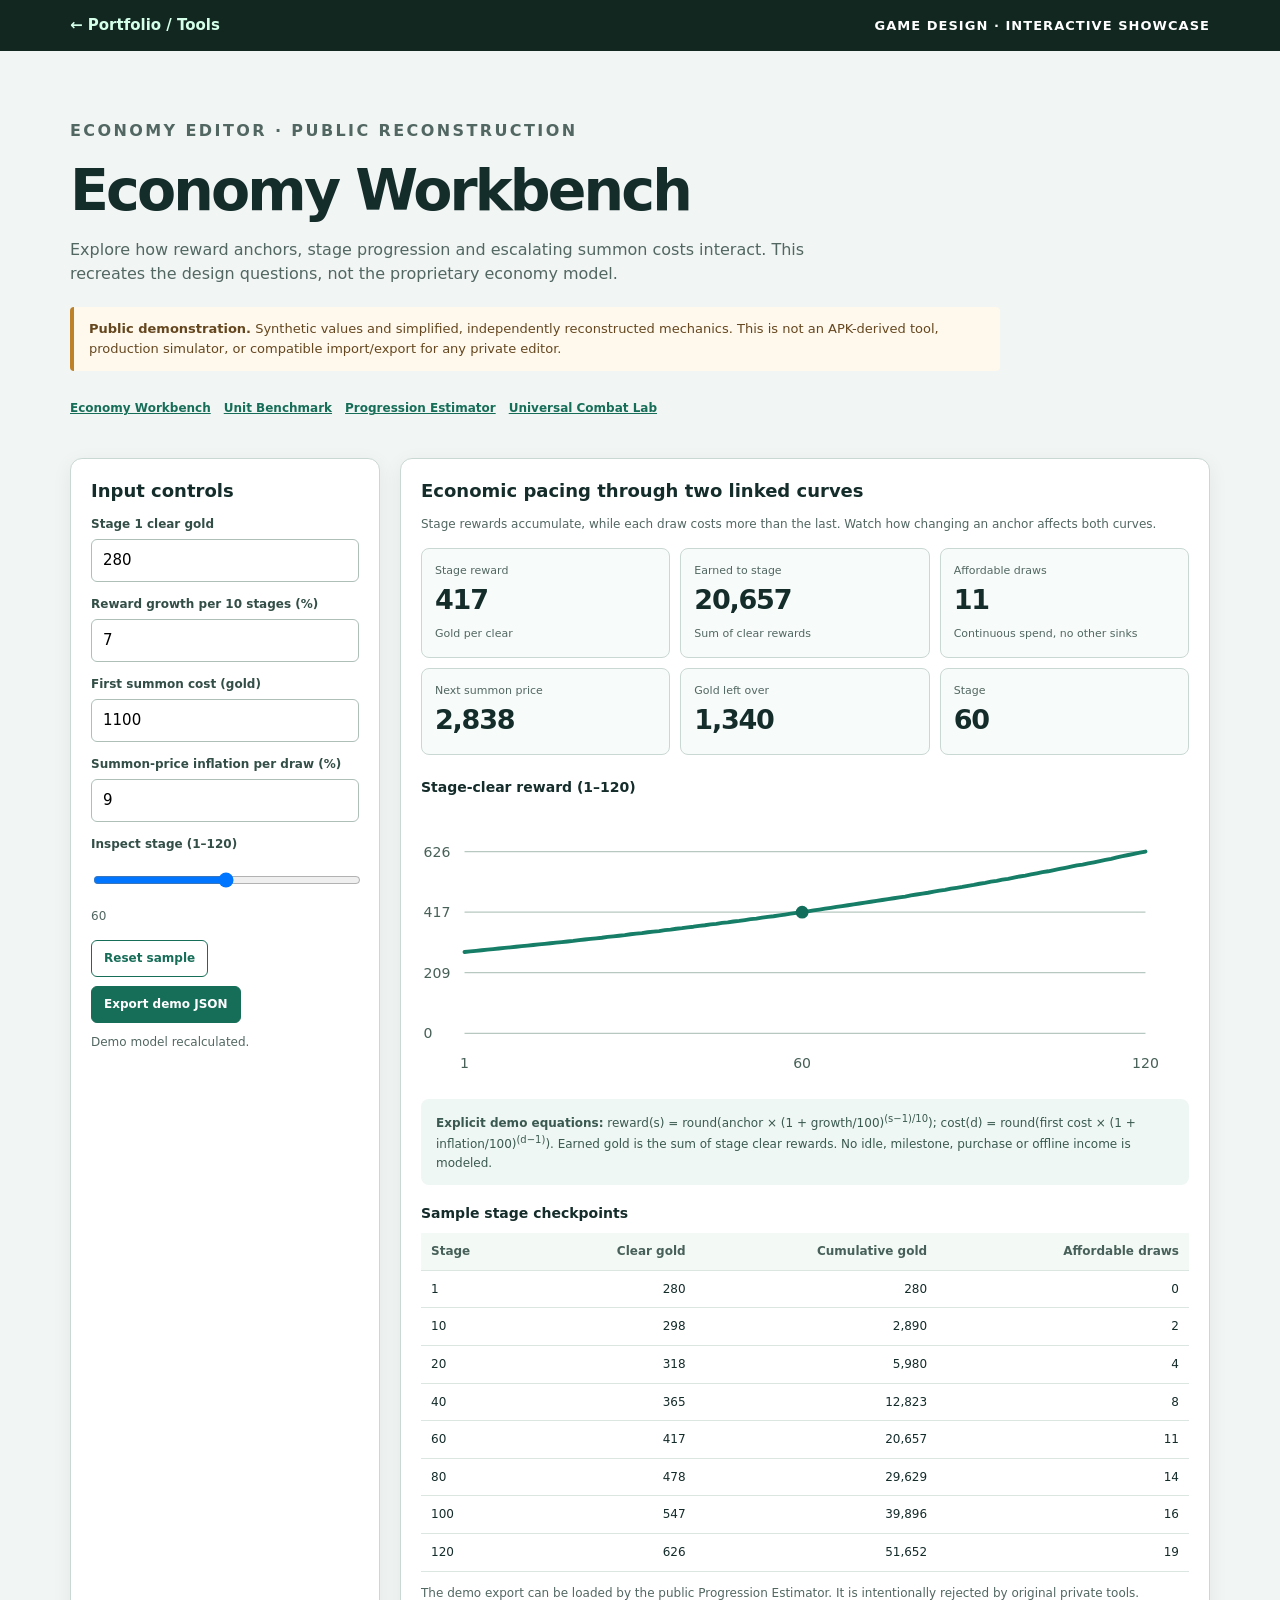
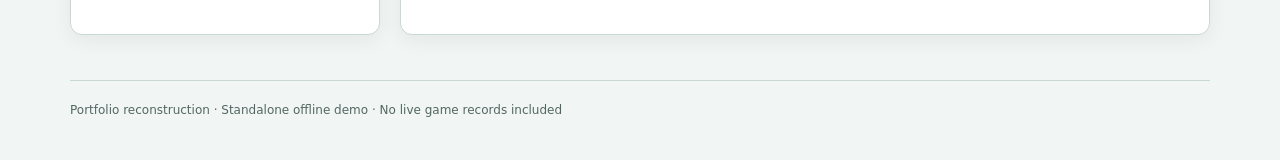
<file: tools/economy-demo.html>
<!doctype html><html lang="en"><head><meta charset="utf-8"><meta name="viewport" content="width=device-width,initial-scale=1"><meta name="description" content="Public, illustrative Economy Workbench demonstration by Koh Chee Hoe."><title>Economy Workbench | Koh Chee Hoe</title><style>:root{--bg:#f1f5f4;--fg:#142c2a;--muted:#526762;--line:#cad8d3;--ink:#102b27;--accent:#176e58;--soft:#dff2e9;--white:#fff;--warning:#805322}*{box-sizing:border-box}body{margin:0;background:var(--bg);color:var(--fg);font:15px/1.55 system-ui,-apple-system,"Segoe UI",sans-serif}a{color:var(--accent)}a:focus-visible,button:focus-visible,input:focus-visible{outline:3px solid #2c9b72;outline-offset:3px}.wrap{width:min(1140px,calc(100% - 38px));margin:auto}.bar{background:#112720;color:white;padding:14px 0}.bar .wrap{display:flex;align-items:center;justify-content:space-between;gap:20px;flex-wrap:wrap}.bar a{color:#d4ffe9;text-decoration:none;font-weight:700}.bar strong{font-size:13px;letter-spacing:.08em}.hero{padding:52px 0 22px}.eyebrow{text-transform:uppercase;color:var(--accent);font-size:11px;font-weight:800;letter-spacing:.15em}.hero h1{font-size:clamp(31px,5vw,57px);line-height:1.08;letter-spacing:-.05em;margin:13px 0}.hero p{max-width:770px;color:var(--muted);font-size:16px}.banner{padding:12px 15px;background:#fff9ed;border-left:4px solid #bd8129;border-radius:4px;font-size:13px;max-width:930px;color:#65471f;margin:20px 0}.layout{display:grid;grid-template-columns:310px minmax(0,1fr);gap:20px;padding:18px 0 45px}.panel{background:white;border:1px solid var(--line);padding:20px;border-radius:12px;box-shadow:0 5px 20px #0d2c1610;min-width:0}.panel h2{font-size:18px;line-height:1.3;margin:0 0 13px}.panel h3{font-size:14px;margin:18px 0 9px}.stack{display:grid;gap:13px}.field{display:grid;gap:5px}.field label{color:#334e47;font-size:12px;font-weight:750}.field input,.field select{width:100%;padding:9px 11px;background:white;border:1px solid #aebfb8;border-radius:6px;font:inherit;font-variant-numeric:tabular-nums;min-height:40px}.hint,.sub{font-size:12px;color:var(--muted)}.actions{display:flex;gap:9px;flex-wrap:wrap;margin-top:14px}.btn{border:1px solid var(--accent);background:var(--accent);color:white;cursor:pointer;padding:9px 12px;font:700 12px/1.4 system-ui;border-radius:6px;text-decoration:none;display:inline-flex;align-items:center;justify-content:center;gap:6px}.btn.secondary{background:white;color:var(--accent)}.btn:hover{filter:brightness(1.08)}.tiles{display:grid;grid-template-columns:repeat(3,minmax(0,1fr));gap:10px;margin:14px 0 22px}.tile{border:1px solid var(--line);background:#f7fbf9;border-radius:8px;padding:13px;min-width:0}.tile label{font-size:11px;color:#526762;display:block}.tile strong{font-size:clamp(19px,2.5vw,27px);letter-spacing:-.045em;font-variant-numeric:tabular-nums;display:block;overflow-wrap:anywhere}.tile small{color:var(--muted);font-size:11px}.chart{width:100%;height:auto;display:block;overflow:visible}.chart svg{width:100%;height:auto}.chart text{font-size:11px;fill:#486158}.chart .axis{stroke:#b7c8c1}.chart .line{fill:none;stroke:#167d67;stroke-width:3;stroke-linejoin:round;stroke-linecap:round}.chart .fill{fill:#e2f2e8}.chart .marker{fill:#126d5b}.table-scroll{max-width:100%;overflow-x:auto}table{border-collapse:collapse;width:100%;font-size:12px;font-variant-numeric:tabular-nums}th,td{padding:9px 10px;border-bottom:1px solid #dce6e0;text-align:right;white-space:nowrap}th:first-child,td:first-child{text-align:left}th{color:#476059;background:#f3faf5}.status{font-size:12px;min-height:28px;color:var(--muted);margin-top:10px}.status.error{color:#ae3c32}.foot{border-top:1px solid var(--line);padding:20px 0 40px;color:var(--muted);font-size:12px}.links{display:flex;gap:13px;flex-wrap:wrap;padding-top:8px}.links a{font-size:12px;font-weight:750}.analysis-note{background:#eef7f3;border-radius:8px;padding:12px 15px;font-size:12px;color:#3a5950;margin:15px 0}.readout{color:#405b54;font-size:13px}.mono{font-family:ui-monospace,monospace}.full{grid-column:1/-1}@media(max-width:790px){.layout{grid-template-columns:1fr}.hero{padding-top:35px}.tiles{grid-template-columns:repeat(2,minmax(0,1fr))}}@media(max-width:440px){.tiles{grid-template-columns:1fr 1fr}.panel{padding:14px}.wrap{width:min(100% - 24px,1140px)}.bar .wrap{gap:5px}.tile strong{font-size:21px}}@media(prefers-reduced-motion:reduce){*{scroll-behavior:auto!important}}
</style></head><body><div class="bar"><div class="wrap"><a href="../index.html#tools">← Portfolio / Tools</a><strong>GAME DESIGN · INTERACTIVE SHOWCASE</strong></div></div><main class="wrap"><div class="hero"><p class="eyebrow">Economy editor · public reconstruction</p><h1>Economy Workbench</h1><p>Explore how reward anchors, stage progression and escalating summon costs interact. This recreates the design questions, not the proprietary economy model.</p><div class="banner"><b>Public demonstration.</b> Synthetic values and simplified, independently reconstructed mechanics. This is not an APK-derived tool, production simulator, or compatible import/export for any private editor.</div><div class="links"><a href="economy-demo.html">Economy Workbench</a><a href="unit-demo.html">Unit Benchmark</a><a href="progression-demo.html">Progression Estimator</a><a href="universal-combat-lab.html">Universal Combat Lab</a></div></div><div class="layout"><aside class="panel"><h2>Input controls</h2><div class="stack"><div class="field"><label for="anchor">Stage 1 clear gold</label><input id="anchor" type="number" value="280" min="20" max="10000" step="10"></div><div class="field"><label for="growth">Reward growth per 10 stages (%)</label><input id="growth" type="number" value="7" min="0" max="30" step="0.5"></div><div class="field"><label for="cost">First summon cost (gold)</label><input id="cost" type="number" value="1100" min="10" max="100000" step="50"></div><div class="field"><label for="inflation">Summon-price inflation per draw (%)</label><input id="inflation" type="number" value="9" min="0" max="40" step="0.5"></div><div class="field"><label for="stage">Inspect stage (1–120)</label><input id="stage" type="range" min="1" max="120" value="60"><span class="hint" id="stageLabel">60</span></div></div><div class="actions"><button class="btn secondary" id="reset" type="button">Reset sample</button><button class="btn" id="export" type="button">Export demo JSON</button></div><p id="status" class="status" role="status" aria-live="polite"></p></aside><div class="panel"><h2>Economic pacing through two linked curves</h2><p class="sub">Stage rewards accumulate, while each draw costs more than the last. Watch how changing an anchor affects both curves.</p><div class="tiles"><div class="tile"><label>Stage reward</label><strong id="reward">—</strong><small>Gold per clear</small></div><div class="tile"><label>Earned to stage</label><strong id="earned">—</strong><small>Sum of clear rewards</small></div><div class="tile"><label>Affordable draws</label><strong id="draws">—</strong><small>Continuous spend, no other sinks</small></div><div class="tile"><label>Next summon price</label><strong id="next">—</strong></div><div class="tile"><label>Gold left over</label><strong id="left">—</strong></div><div class="tile"><label>Stage</label><strong id="which">—</strong></div></div><h3>Stage-clear reward (1–120)</h3><div class="chart" id="chart"></div><p class="analysis-note"><b>Explicit demo equations:</b> reward(s) = round(anchor × (1 + growth/100)<sup>(s−1)/10</sup>); cost(d) = round(first cost × (1 + inflation/100)<sup>(d−1)</sup>). Earned gold is the sum of stage clear rewards. No idle, milestone, purchase or offline income is modeled.</p><h3>Sample stage checkpoints</h3><div class="table-scroll"><table><thead><tr><th>Stage</th><th>Clear gold</th><th>Cumulative gold</th><th>Affordable draws</th></tr></thead><tbody id="table"></tbody></table></div><p class="sub">The demo export can be loaded by the public Progression Estimator. It is intentionally rejected by original private tools.</p></div></div></main><footer class="wrap foot">Portfolio reconstruction · Standalone offline demo · No live game records included</footer><script>'use strict';
const $=id=>document.getElementById(id);
const fmt=(v,d=0)=>Number(v).toLocaleString('en-US',{maximumFractionDigits:d});
const number=(id,min,max)=>{const v=Number($(id).value);if(!Number.isFinite(v)||v<min||v>max)throw Error(`${id}: enter a number from ${min} to ${max}.`);return v;};
const set=(id,s)=>{$(id).textContent=s;};
function download(name,body,type='application/json'){const blob=new Blob([body],{type}),url=URL.createObjectURL(blob),a=document.createElement('a');a.href=url;a.download=name;a.click();setTimeout(()=>URL.revokeObjectURL(url),1500);}
function status(message,error=false){const node=$('status');node.textContent=message;node.classList.toggle('error',error)}
function svgChart(id,values,selected=-1){const width=600,height=210,pad=34,nums=values.map(x=>x.y),min=Math.min(0,...nums),max=Math.max(1,...nums),x=i=>pad+(width-2*pad)*i/Math.max(1,values.length-1),y=v=>height-pad-(height-2*pad)*(v-min)/(max-min),pts=values.map((v,i)=>`${x(i)},${y(v.y)}`).join(' '),target=$(id);target.replaceChildren();const ns='http://www.w3.org/2000/svg',svg=document.createElementNS(ns,'svg');svg.setAttribute('viewBox',`0 0 ${width} ${height}`);svg.setAttribute('role','img');svg.setAttribute('aria-label','Calculated progression curve. Exact selected-stage data is shown in the table and summary above.');const e=(name,attrs,text)=>{const n=document.createElementNS(ns,name);Object.entries(attrs).forEach(([k,v])=>n.setAttribute(k,v));if(text!==undefined)n.textContent=text;svg.append(n);return n};for(let i=0;i<4;i++){const yy=pad+(height-2*pad)*i/3;e('line',{x1:pad,y1:yy,x2:width-pad,y2:yy,class:'axis'});e('text',{x:2,y:yy+4},fmt(max-(max-min)*i/3));}e('polyline',{points:pts,class:'line'});for(const i of [0,Math.floor((values.length-1)/2),values.length-1])e('text',{x:x(i),y:height-7,'text-anchor':'middle'},String(values[i].x));if(selected>=0&&selected<values.length)e('circle',{cx:x(selected),cy:y(values[selected].y),r:5,class:'marker'});target.append(svg);}
function safelyImport(file,kind,cb){if(!file)return; if(file.size>100000)throw Error('The public demo limits imports to 100 KB.');file.text().then(t=>{try{const v=JSON.parse(t);if(v.kind!==kind||v.version!==1)throw Error('This demo accepts only its public sample schema, not private editor exports.');cb(v);status('Public demonstration JSON loaded.');}catch(err){status(err.message,true)}}).catch(err=>status(err.message,true));}
</script><script>
const defaults=[280,7,1100,9,60],ids=['anchor','growth','cost','inflation','stage'];
function config(){return {anchor:number('anchor',20,10000),growth:number('growth',0,30),cost:number('cost',10,100000),inflation:number('inflation',0,40),stage:number('stage',1,120)};}
function model(c){let gold=0,draw=0,next=c.cost,rows=[];for(let s=1;s<=120;s++){const reward=Math.round(c.anchor*Math.pow(1+c.growth/100,(s-1)/10));gold+=reward;while(draw<1000&&gold>=next){gold-=next;draw++;next=Math.round(c.cost*Math.pow(1+c.inflation/100,draw));}rows.push({stage:s,reward,draw,gold,next,earned:rows.length?rows[rows.length-1].earned+reward:reward});}return rows;}
function render(){try{const c=config(),rows=model(c),r=rows[c.stage-1];set('stageLabel',String(c.stage));set('reward',fmt(r.reward));set('earned',fmt(r.earned));set('draws',fmt(r.draw));set('next',fmt(r.next));set('left',fmt(r.gold));set('which',fmt(r.stage));svgChart('chart',rows.map(r=>({x:r.stage,y:r.reward})),c.stage-1);const body=$('table');body.replaceChildren();for(const s of [...new Set([1,10,20,40,60,80,100,120,c.stage])].sort((a,b)=>a-b)){let r=rows[s-1],tr=document.createElement('tr');[s,fmt(r.reward),fmt(r.earned),fmt(r.draw)].forEach(x=>{const td=document.createElement('td');td.textContent=x;tr.append(td)});body.append(tr)}status('Demo model recalculated.');}catch(e){status(e.message,true)}}
ids.forEach(id=>$(id).addEventListener('input',render));$('reset').onclick=()=>{ids.forEach((x,i)=>$(x).value=defaults[i]);render()};$('export').onclick=()=>{try{const c=config();download('portfolio-economy-demo-v1.json',JSON.stringify({kind:'portfolio-economy-demo',version:1,config:{anchor:c.anchor,growth:c.growth,cost:c.cost,inflation:c.inflation},description:'Synthetic public portfolio demo; not compatible with any original editor.'},null,2))}catch(e){status(e.message,true)}};render();
</script></body></html>
</file>
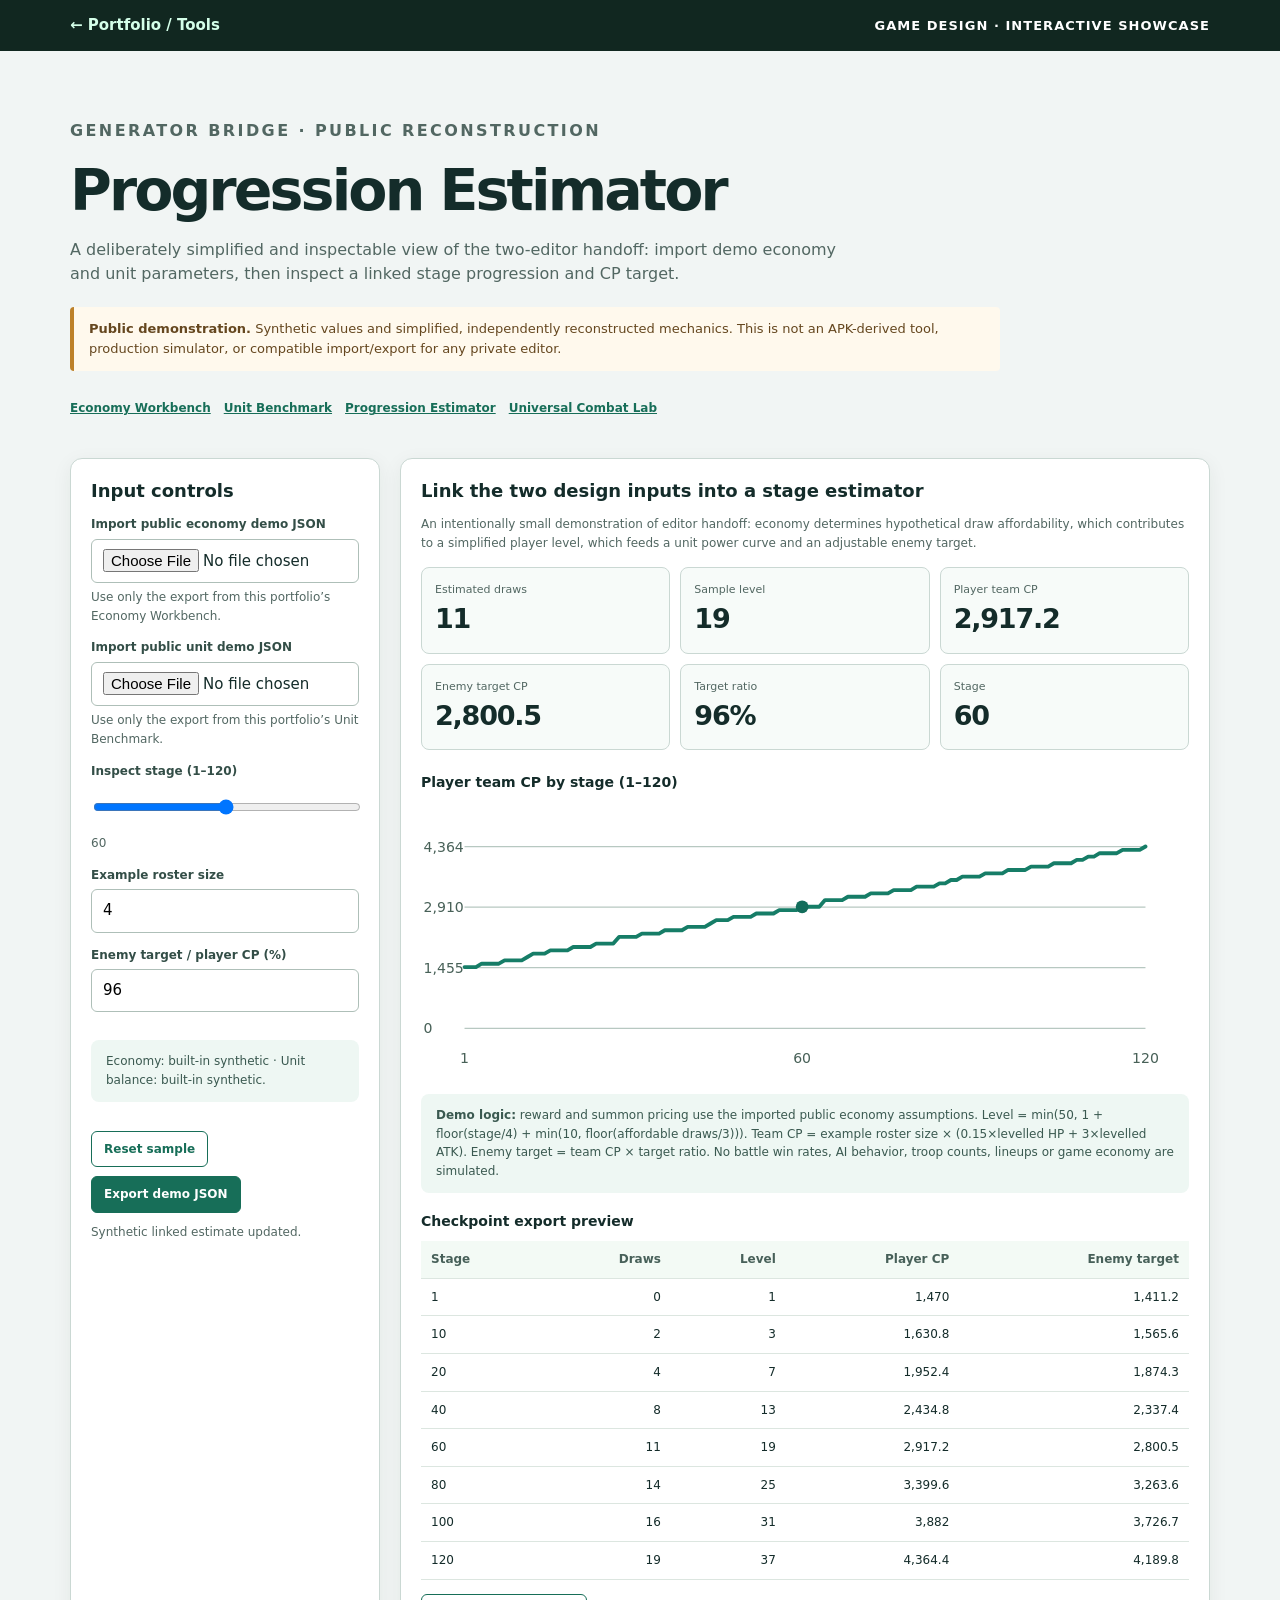
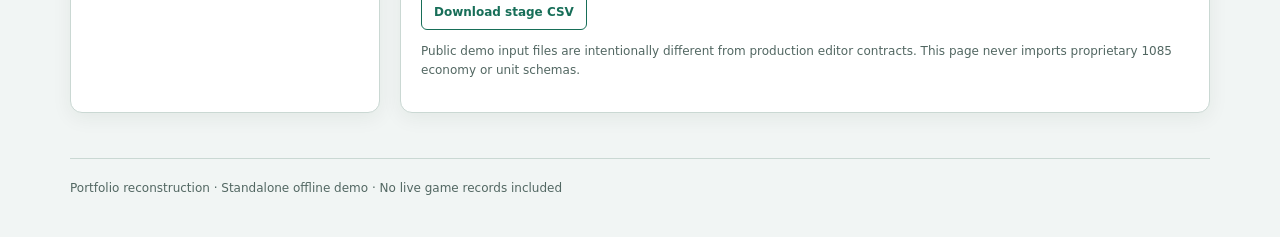
<file: tools/progression-demo.html>
<!doctype html><html lang="en"><head><meta charset="utf-8"><meta name="viewport" content="width=device-width,initial-scale=1"><meta name="description" content="Public, illustrative Progression Estimator demonstration by Koh Chee Hoe."><title>Progression Estimator | Koh Chee Hoe</title><style>:root{--bg:#f1f5f4;--fg:#142c2a;--muted:#526762;--line:#cad8d3;--ink:#102b27;--accent:#176e58;--soft:#dff2e9;--white:#fff;--warning:#805322}*{box-sizing:border-box}body{margin:0;background:var(--bg);color:var(--fg);font:15px/1.55 system-ui,-apple-system,"Segoe UI",sans-serif}a{color:var(--accent)}a:focus-visible,button:focus-visible,input:focus-visible{outline:3px solid #2c9b72;outline-offset:3px}.wrap{width:min(1140px,calc(100% - 38px));margin:auto}.bar{background:#112720;color:white;padding:14px 0}.bar .wrap{display:flex;align-items:center;justify-content:space-between;gap:20px;flex-wrap:wrap}.bar a{color:#d4ffe9;text-decoration:none;font-weight:700}.bar strong{font-size:13px;letter-spacing:.08em}.hero{padding:52px 0 22px}.eyebrow{text-transform:uppercase;color:var(--accent);font-size:11px;font-weight:800;letter-spacing:.15em}.hero h1{font-size:clamp(31px,5vw,57px);line-height:1.08;letter-spacing:-.05em;margin:13px 0}.hero p{max-width:770px;color:var(--muted);font-size:16px}.banner{padding:12px 15px;background:#fff9ed;border-left:4px solid #bd8129;border-radius:4px;font-size:13px;max-width:930px;color:#65471f;margin:20px 0}.layout{display:grid;grid-template-columns:310px minmax(0,1fr);gap:20px;padding:18px 0 45px}.panel{background:white;border:1px solid var(--line);padding:20px;border-radius:12px;box-shadow:0 5px 20px #0d2c1610;min-width:0}.panel h2{font-size:18px;line-height:1.3;margin:0 0 13px}.panel h3{font-size:14px;margin:18px 0 9px}.stack{display:grid;gap:13px}.field{display:grid;gap:5px}.field label{color:#334e47;font-size:12px;font-weight:750}.field input,.field select{width:100%;padding:9px 11px;background:white;border:1px solid #aebfb8;border-radius:6px;font:inherit;font-variant-numeric:tabular-nums;min-height:40px}.hint,.sub{font-size:12px;color:var(--muted)}.actions{display:flex;gap:9px;flex-wrap:wrap;margin-top:14px}.btn{border:1px solid var(--accent);background:var(--accent);color:white;cursor:pointer;padding:9px 12px;font:700 12px/1.4 system-ui;border-radius:6px;text-decoration:none;display:inline-flex;align-items:center;justify-content:center;gap:6px}.btn.secondary{background:white;color:var(--accent)}.btn:hover{filter:brightness(1.08)}.tiles{display:grid;grid-template-columns:repeat(3,minmax(0,1fr));gap:10px;margin:14px 0 22px}.tile{border:1px solid var(--line);background:#f7fbf9;border-radius:8px;padding:13px;min-width:0}.tile label{font-size:11px;color:#526762;display:block}.tile strong{font-size:clamp(19px,2.5vw,27px);letter-spacing:-.045em;font-variant-numeric:tabular-nums;display:block;overflow-wrap:anywhere}.tile small{color:var(--muted);font-size:11px}.chart{width:100%;height:auto;display:block;overflow:visible}.chart svg{width:100%;height:auto}.chart text{font-size:11px;fill:#486158}.chart .axis{stroke:#b7c8c1}.chart .line{fill:none;stroke:#167d67;stroke-width:3;stroke-linejoin:round;stroke-linecap:round}.chart .fill{fill:#e2f2e8}.chart .marker{fill:#126d5b}.table-scroll{max-width:100%;overflow-x:auto}table{border-collapse:collapse;width:100%;font-size:12px;font-variant-numeric:tabular-nums}th,td{padding:9px 10px;border-bottom:1px solid #dce6e0;text-align:right;white-space:nowrap}th:first-child,td:first-child{text-align:left}th{color:#476059;background:#f3faf5}.status{font-size:12px;min-height:28px;color:var(--muted);margin-top:10px}.status.error{color:#ae3c32}.foot{border-top:1px solid var(--line);padding:20px 0 40px;color:var(--muted);font-size:12px}.links{display:flex;gap:13px;flex-wrap:wrap;padding-top:8px}.links a{font-size:12px;font-weight:750}.analysis-note{background:#eef7f3;border-radius:8px;padding:12px 15px;font-size:12px;color:#3a5950;margin:15px 0}.readout{color:#405b54;font-size:13px}.mono{font-family:ui-monospace,monospace}.full{grid-column:1/-1}@media(max-width:790px){.layout{grid-template-columns:1fr}.hero{padding-top:35px}.tiles{grid-template-columns:repeat(2,minmax(0,1fr))}}@media(max-width:440px){.tiles{grid-template-columns:1fr 1fr}.panel{padding:14px}.wrap{width:min(100% - 24px,1140px)}.bar .wrap{gap:5px}.tile strong{font-size:21px}}@media(prefers-reduced-motion:reduce){*{scroll-behavior:auto!important}}
</style></head><body><div class="bar"><div class="wrap"><a href="../index.html#tools">← Portfolio / Tools</a><strong>GAME DESIGN · INTERACTIVE SHOWCASE</strong></div></div><main class="wrap"><div class="hero"><p class="eyebrow">Generator bridge · public reconstruction</p><h1>Progression Estimator</h1><p>A deliberately simplified and inspectable view of the two-editor handoff: import demo economy and unit parameters, then inspect a linked stage progression and CP target.</p><div class="banner"><b>Public demonstration.</b> Synthetic values and simplified, independently reconstructed mechanics. This is not an APK-derived tool, production simulator, or compatible import/export for any private editor.</div><div class="links"><a href="economy-demo.html">Economy Workbench</a><a href="unit-demo.html">Unit Benchmark</a><a href="progression-demo.html">Progression Estimator</a><a href="universal-combat-lab.html">Universal Combat Lab</a></div></div><div class="layout"><aside class="panel"><h2>Input controls</h2><div class="stack"><div class="field"><label for="economy">Import public economy demo JSON</label><input id="economy" type="file" accept="application/json,.json"><span class="hint">Use only the export from this portfolio’s Economy Workbench.</span></div><div class="field"><label for="unit">Import public unit demo JSON</label><input id="unit" type="file" accept="application/json,.json"><span class="hint">Use only the export from this portfolio’s Unit Benchmark.</span></div><div class="field"><label for="stage">Inspect stage (1–120)</label><input id="stage" type="range" min="1" max="120" value="60"><span class="hint" id="stageLabel">60</span></div><div class="field"><label for="slots">Example roster size</label><input id="slots" type="number" value="4" min="1" max="6" step="1"></div><div class="field"><label for="ratio">Enemy target / player CP (%)</label><input id="ratio" type="number" value="96" min="60" max="140" step="1"></div><div class="analysis-note" id="sourceInfo">Using built-in synthetic examples. Optional public-demo JSON imports will replace the illustrative assumptions.</div></div><div class="actions"><button class="btn secondary" id="reset" type="button">Reset sample</button><button class="btn" id="export" type="button">Export demo JSON</button></div><p id="status" class="status" role="status" aria-live="polite"></p></aside><div class="panel"><h2>Link the two design inputs into a stage estimator</h2><p class="sub">An intentionally small demonstration of editor handoff: economy determines hypothetical draw affordability, which contributes to a simplified player level, which feeds a unit power curve and an adjustable enemy target.</p><div class="tiles"><div class="tile"><label>Estimated draws</label><strong id="draws">—</strong></div><div class="tile"><label>Sample level</label><strong id="level">—</strong></div><div class="tile"><label>Player team CP</label><strong id="playerCP">—</strong></div><div class="tile"><label>Enemy target CP</label><strong id="enemyCP">—</strong></div><div class="tile"><label>Target ratio</label><strong id="displayRatio">—</strong></div><div class="tile"><label>Stage</label><strong id="which">—</strong></div></div><h3>Player team CP by stage (1–120)</h3><div class="chart" id="chart"></div><p class="analysis-note"><b>Demo logic:</b> reward and summon pricing use the imported public economy assumptions. Level = min(50, 1 + floor(stage/4) + min(10, floor(affordable draws/3))). Team CP = example roster size × (0.15×levelled HP + 3×levelled ATK). Enemy target = team CP × target ratio. No battle win rates, AI behavior, troop counts, lineups or game economy are simulated.</p><h3>Checkpoint export preview</h3><div class="table-scroll"><table><thead><tr><th>Stage</th><th>Draws</th><th>Level</th><th>Player CP</th><th>Enemy target</th></tr></thead><tbody id="table"></tbody></table></div><div class="actions"><button class="btn secondary" id="exportCSV" type="button">Download stage CSV</button></div><p class="sub">Public demo input files are intentionally different from production editor contracts. This page never imports proprietary 1085 economy or unit schemas.</p></div></div></main><footer class="wrap foot">Portfolio reconstruction · Standalone offline demo · No live game records included</footer><script>'use strict';
const $=id=>document.getElementById(id);
const fmt=(v,d=0)=>Number(v).toLocaleString('en-US',{maximumFractionDigits:d});
const number=(id,min,max)=>{const v=Number($(id).value);if(!Number.isFinite(v)||v<min||v>max)throw Error(`${id}: enter a number from ${min} to ${max}.`);return v;};
const set=(id,s)=>{$(id).textContent=s;};
function download(name,body,type='application/json'){const blob=new Blob([body],{type}),url=URL.createObjectURL(blob),a=document.createElement('a');a.href=url;a.download=name;a.click();setTimeout(()=>URL.revokeObjectURL(url),1500);}
function status(message,error=false){const node=$('status');node.textContent=message;node.classList.toggle('error',error)}
function svgChart(id,values,selected=-1){const width=600,height=210,pad=34,nums=values.map(x=>x.y),min=Math.min(0,...nums),max=Math.max(1,...nums),x=i=>pad+(width-2*pad)*i/Math.max(1,values.length-1),y=v=>height-pad-(height-2*pad)*(v-min)/(max-min),pts=values.map((v,i)=>`${x(i)},${y(v.y)}`).join(' '),target=$(id);target.replaceChildren();const ns='http://www.w3.org/2000/svg',svg=document.createElementNS(ns,'svg');svg.setAttribute('viewBox',`0 0 ${width} ${height}`);svg.setAttribute('role','img');svg.setAttribute('aria-label','Calculated progression curve. Exact selected-stage data is shown in the table and summary above.');const e=(name,attrs,text)=>{const n=document.createElementNS(ns,name);Object.entries(attrs).forEach(([k,v])=>n.setAttribute(k,v));if(text!==undefined)n.textContent=text;svg.append(n);return n};for(let i=0;i<4;i++){const yy=pad+(height-2*pad)*i/3;e('line',{x1:pad,y1:yy,x2:width-pad,y2:yy,class:'axis'});e('text',{x:2,y:yy+4},fmt(max-(max-min)*i/3));}e('polyline',{points:pts,class:'line'});for(const i of [0,Math.floor((values.length-1)/2),values.length-1])e('text',{x:x(i),y:height-7,'text-anchor':'middle'},String(values[i].x));if(selected>=0&&selected<values.length)e('circle',{cx:x(selected),cy:y(values[selected].y),r:5,class:'marker'});target.append(svg);}
function safelyImport(file,kind,cb){if(!file)return; if(file.size>100000)throw Error('The public demo limits imports to 100 KB.');file.text().then(t=>{try{const v=JSON.parse(t);if(v.kind!==kind||v.version!==1)throw Error('This demo accepts only its public sample schema, not private editor exports.');cb(v);status('Public demonstration JSON loaded.');}catch(err){status(err.message,true)}}).catch(err=>status(err.message,true));}
</script><script>
const eDefault={anchor:280,growth:7,cost:1100,inflation:9},uDefault={hp:750,hpGrow:34,atk:85,atkGrow:5,def:65};let econ={...eDefault},unit={...uDefault},loadedE=false,loadedU=false;function checked(o,fields){for(const [key,lo,hi]of fields){const n=Number(o?.[key]);if(!Number.isFinite(n)||n<lo||n>hi)throw Error(`Invalid demo input: ${key} must be ${lo}–${hi}.`);}}function config(){const stage=number('stage',1,120),slots=number('slots',1,6),ratio=number('ratio',60,140);if(!Number.isInteger(stage)||!Number.isInteger(slots))throw Error('Stage and roster size must be whole numbers.');return {stage,slots,ratio}}function run(c){let gold=0,draw=0,next=econ.cost,rows=[];for(let s=1;s<=120;s++){let reward=Math.round(econ.anchor*Math.pow(1+econ.growth/100,(s-1)/10));gold+=reward;while(draw<1000&&gold>=next){gold-=next;draw++;next=Math.round(econ.cost*Math.pow(1+econ.inflation/100,draw));}const level=Math.min(50,1+Math.floor(s/4)+Math.min(10,Math.floor(draw/3))),hp=unit.hp+(level-1)*unit.hpGrow,atk=unit.atk+(level-1)*unit.atkGrow,player=(.15*hp+3*atk)*c.slots;rows.push({stage:s,draw,level,player,target:player*c.ratio/100});}return rows;}function render(){try{const c=config(),rows=run(c),r=rows[c.stage-1];set('stageLabel',c.stage);set('draws',fmt(r.draw));set('level',fmt(r.level));set('playerCP',fmt(r.player,1));set('enemyCP',fmt(r.target,1));set('displayRatio',fmt(c.ratio)+'%');set('which',c.stage);set('sourceInfo',`Economy: ${loadedE?'imported portfolio demo':'built-in synthetic'} · Unit balance: ${loadedU?'imported portfolio demo':'built-in synthetic'}.`);svgChart('chart',rows.map(r=>({x:r.stage,y:r.player})),c.stage-1);$('table').replaceChildren();for(const s of [...new Set([1,10,20,40,60,80,100,120,c.stage])].sort((a,b)=>a-b)){const r=rows[s-1],tr=document.createElement('tr');[s,fmt(r.draw),fmt(r.level),fmt(r.player,1),fmt(r.target,1)].forEach(v=>{let td=document.createElement('td');td.textContent=v;tr.append(td)});$('table').append(tr)}status('Synthetic linked estimate updated.');}catch(e){status(e.message,true)}}$('economy').addEventListener('change',e=>safelyImport(e.target.files?.[0],'portfolio-economy-demo',v=>{checked(v.config,[['anchor',20,10000],['growth',0,30],['cost',10,100000],['inflation',0,40]]);econ={...v.config};loadedE=true;render()}));$('unit').addEventListener('change',e=>safelyImport(e.target.files?.[0],'portfolio-unit-demo',v=>{checked(v.config,[['hp',1,100000],['hpGrow',0,5000],['atk',1,50000],['atkGrow',0,2000],['def',0,20000]]);unit={...v.config};loadedU=true;render()}));['stage','slots','ratio'].forEach(id=>$(id).addEventListener('input',render));$('reset').onclick=()=>{econ={...eDefault};unit={...uDefault};loadedE=loadedU=false;$('economy').value=$('unit').value='';$('stage').value=60;$('slots').value=4;$('ratio').value=96;render()};$('export').onclick=()=>{try{const c=config();download('portfolio-progression-demo-v1.json',JSON.stringify({kind:'portfolio-progression-demo',version:1,config:c,economy:econ,unit,description:'Synthetic interconnected showcase only, no game build records.'},null,2))}catch(e){status(e.message,true)}};$('exportCSV').onclick=()=>{try{const c=config();download('portfolio-progression-checkpoints.csv','Stage,EstimatedDraws,SampleLevel,PlayerTeamCP,EnemyTargetCP\n'+run(c).map(r=>[r.stage,r.draw,r.level,r.player.toFixed(2),r.target.toFixed(2)].join(',')).join('\n'),'text/csv')}catch(e){status(e.message,true)}};render();
</script></body></html>
</file>
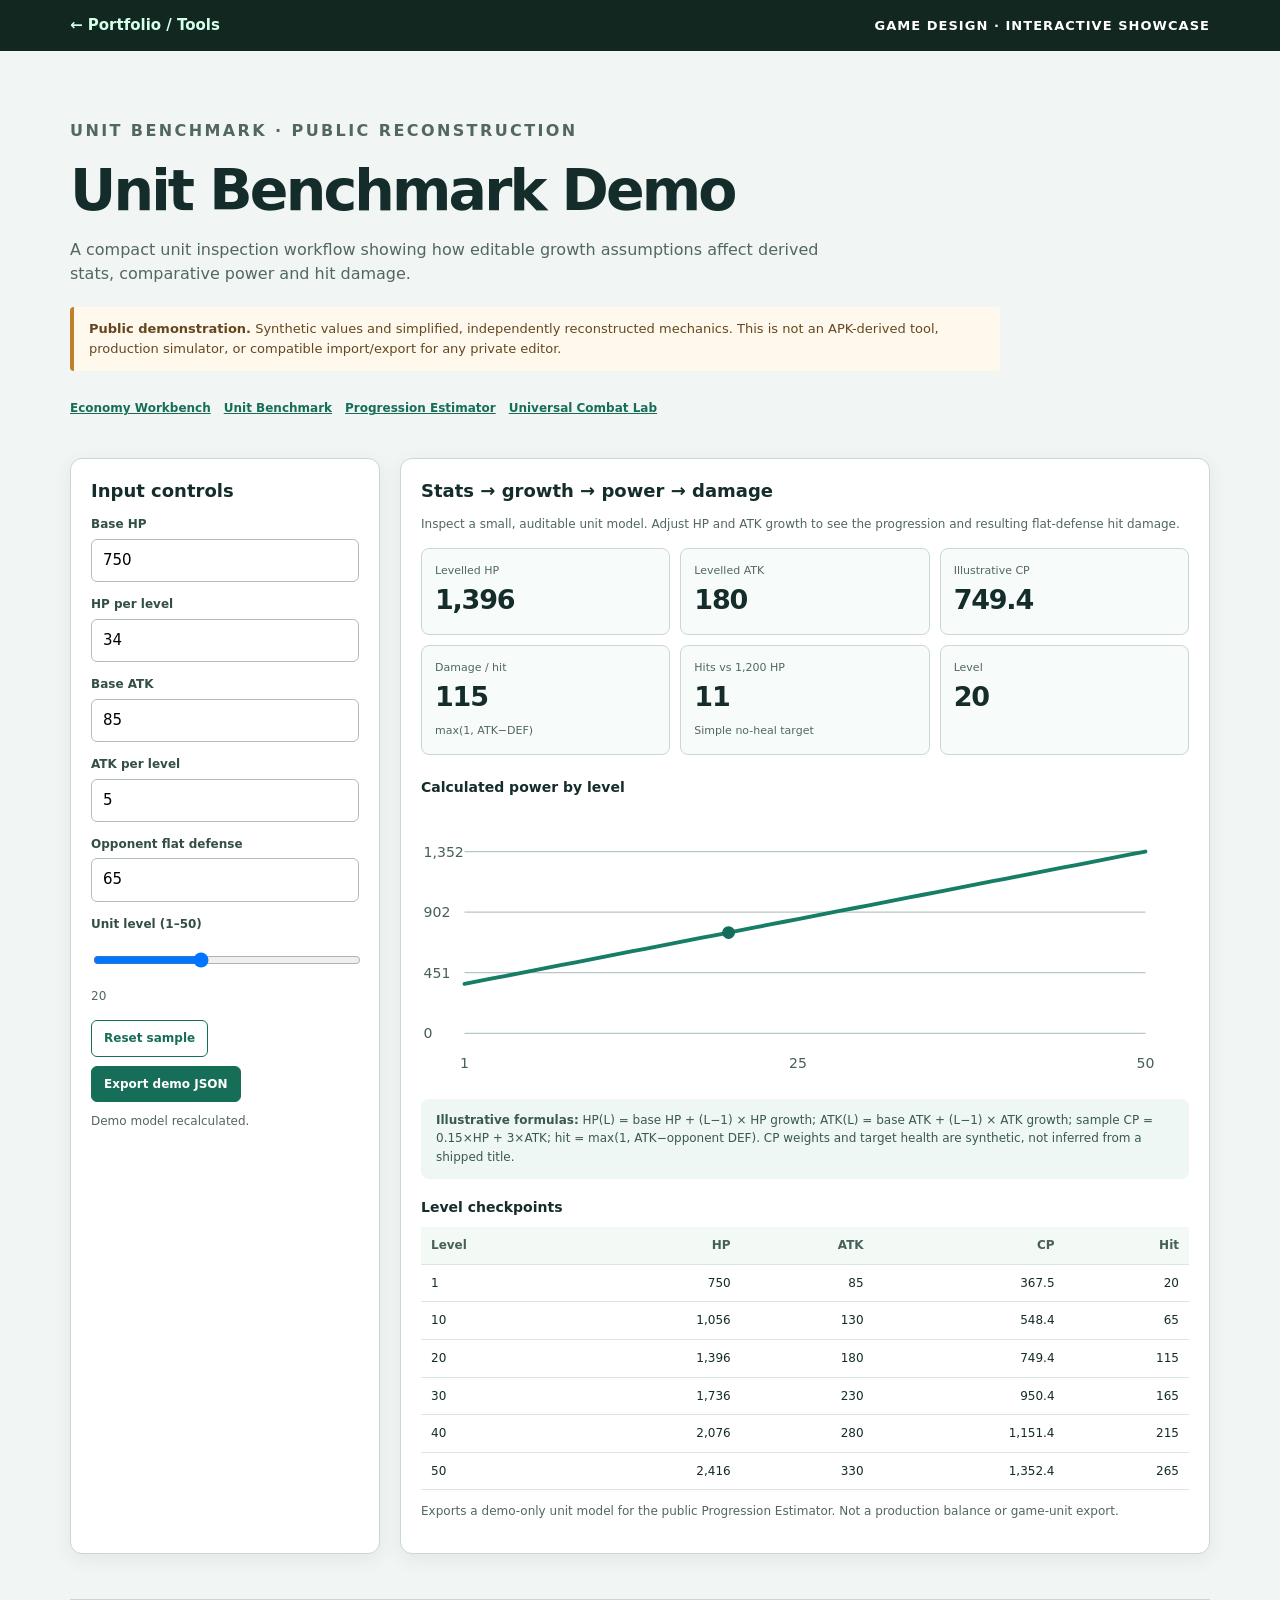
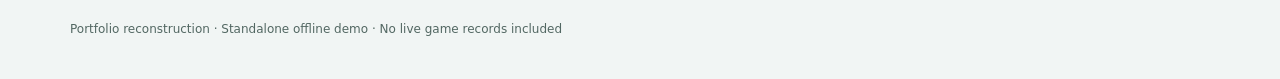
<file: tools/unit-demo.html>
<!doctype html><html lang="en"><head><meta charset="utf-8"><meta name="viewport" content="width=device-width,initial-scale=1"><meta name="description" content="Public, illustrative Unit Benchmark Demo demonstration by Koh Chee Hoe."><title>Unit Benchmark Demo | Koh Chee Hoe</title><style>:root{--bg:#f1f5f4;--fg:#142c2a;--muted:#526762;--line:#cad8d3;--ink:#102b27;--accent:#176e58;--soft:#dff2e9;--white:#fff;--warning:#805322}*{box-sizing:border-box}body{margin:0;background:var(--bg);color:var(--fg);font:15px/1.55 system-ui,-apple-system,"Segoe UI",sans-serif}a{color:var(--accent)}a:focus-visible,button:focus-visible,input:focus-visible{outline:3px solid #2c9b72;outline-offset:3px}.wrap{width:min(1140px,calc(100% - 38px));margin:auto}.bar{background:#112720;color:white;padding:14px 0}.bar .wrap{display:flex;align-items:center;justify-content:space-between;gap:20px;flex-wrap:wrap}.bar a{color:#d4ffe9;text-decoration:none;font-weight:700}.bar strong{font-size:13px;letter-spacing:.08em}.hero{padding:52px 0 22px}.eyebrow{text-transform:uppercase;color:var(--accent);font-size:11px;font-weight:800;letter-spacing:.15em}.hero h1{font-size:clamp(31px,5vw,57px);line-height:1.08;letter-spacing:-.05em;margin:13px 0}.hero p{max-width:770px;color:var(--muted);font-size:16px}.banner{padding:12px 15px;background:#fff9ed;border-left:4px solid #bd8129;border-radius:4px;font-size:13px;max-width:930px;color:#65471f;margin:20px 0}.layout{display:grid;grid-template-columns:310px minmax(0,1fr);gap:20px;padding:18px 0 45px}.panel{background:white;border:1px solid var(--line);padding:20px;border-radius:12px;box-shadow:0 5px 20px #0d2c1610;min-width:0}.panel h2{font-size:18px;line-height:1.3;margin:0 0 13px}.panel h3{font-size:14px;margin:18px 0 9px}.stack{display:grid;gap:13px}.field{display:grid;gap:5px}.field label{color:#334e47;font-size:12px;font-weight:750}.field input,.field select{width:100%;padding:9px 11px;background:white;border:1px solid #aebfb8;border-radius:6px;font:inherit;font-variant-numeric:tabular-nums;min-height:40px}.hint,.sub{font-size:12px;color:var(--muted)}.actions{display:flex;gap:9px;flex-wrap:wrap;margin-top:14px}.btn{border:1px solid var(--accent);background:var(--accent);color:white;cursor:pointer;padding:9px 12px;font:700 12px/1.4 system-ui;border-radius:6px;text-decoration:none;display:inline-flex;align-items:center;justify-content:center;gap:6px}.btn.secondary{background:white;color:var(--accent)}.btn:hover{filter:brightness(1.08)}.tiles{display:grid;grid-template-columns:repeat(3,minmax(0,1fr));gap:10px;margin:14px 0 22px}.tile{border:1px solid var(--line);background:#f7fbf9;border-radius:8px;padding:13px;min-width:0}.tile label{font-size:11px;color:#526762;display:block}.tile strong{font-size:clamp(19px,2.5vw,27px);letter-spacing:-.045em;font-variant-numeric:tabular-nums;display:block;overflow-wrap:anywhere}.tile small{color:var(--muted);font-size:11px}.chart{width:100%;height:auto;display:block;overflow:visible}.chart svg{width:100%;height:auto}.chart text{font-size:11px;fill:#486158}.chart .axis{stroke:#b7c8c1}.chart .line{fill:none;stroke:#167d67;stroke-width:3;stroke-linejoin:round;stroke-linecap:round}.chart .fill{fill:#e2f2e8}.chart .marker{fill:#126d5b}.table-scroll{max-width:100%;overflow-x:auto}table{border-collapse:collapse;width:100%;font-size:12px;font-variant-numeric:tabular-nums}th,td{padding:9px 10px;border-bottom:1px solid #dce6e0;text-align:right;white-space:nowrap}th:first-child,td:first-child{text-align:left}th{color:#476059;background:#f3faf5}.status{font-size:12px;min-height:28px;color:var(--muted);margin-top:10px}.status.error{color:#ae3c32}.foot{border-top:1px solid var(--line);padding:20px 0 40px;color:var(--muted);font-size:12px}.links{display:flex;gap:13px;flex-wrap:wrap;padding-top:8px}.links a{font-size:12px;font-weight:750}.analysis-note{background:#eef7f3;border-radius:8px;padding:12px 15px;font-size:12px;color:#3a5950;margin:15px 0}.readout{color:#405b54;font-size:13px}.mono{font-family:ui-monospace,monospace}.full{grid-column:1/-1}@media(max-width:790px){.layout{grid-template-columns:1fr}.hero{padding-top:35px}.tiles{grid-template-columns:repeat(2,minmax(0,1fr))}}@media(max-width:440px){.tiles{grid-template-columns:1fr 1fr}.panel{padding:14px}.wrap{width:min(100% - 24px,1140px)}.bar .wrap{gap:5px}.tile strong{font-size:21px}}@media(prefers-reduced-motion:reduce){*{scroll-behavior:auto!important}}
</style></head><body><div class="bar"><div class="wrap"><a href="../index.html#tools">← Portfolio / Tools</a><strong>GAME DESIGN · INTERACTIVE SHOWCASE</strong></div></div><main class="wrap"><div class="hero"><p class="eyebrow">Unit benchmark · public reconstruction</p><h1>Unit Benchmark Demo</h1><p>A compact unit inspection workflow showing how editable growth assumptions affect derived stats, comparative power and hit damage.</p><div class="banner"><b>Public demonstration.</b> Synthetic values and simplified, independently reconstructed mechanics. This is not an APK-derived tool, production simulator, or compatible import/export for any private editor.</div><div class="links"><a href="economy-demo.html">Economy Workbench</a><a href="unit-demo.html">Unit Benchmark</a><a href="progression-demo.html">Progression Estimator</a><a href="universal-combat-lab.html">Universal Combat Lab</a></div></div><div class="layout"><aside class="panel"><h2>Input controls</h2><div class="stack"><div class="field"><label for="hp">Base HP</label><input id="hp" type="number" value="750" min="1" max="100000" step="10"></div><div class="field"><label for="hpGrow">HP per level</label><input id="hpGrow" type="number" value="34" min="0" max="5000" step="1"></div><div class="field"><label for="atk">Base ATK</label><input id="atk" type="number" value="85" min="1" max="50000" step="1"></div><div class="field"><label for="atkGrow">ATK per level</label><input id="atkGrow" type="number" value="5" min="0" max="2000" step="1"></div><div class="field"><label for="def">Opponent flat defense</label><input id="def" type="number" value="65" min="0" max="20000" step="1"></div><div class="field"><label for="level">Unit level (1–50)</label><input id="level" type="range" min="1" max="50" value="20"><span class="hint" id="levelLabel">20</span></div></div><div class="actions"><button class="btn secondary" id="reset" type="button">Reset sample</button><button class="btn" id="export" type="button">Export demo JSON</button></div><p id="status" class="status" role="status" aria-live="polite"></p></aside><div class="panel"><h2>Stats → growth → power → damage</h2><p class="sub">Inspect a small, auditable unit model. Adjust HP and ATK growth to see the progression and resulting flat-defense hit damage.</p><div class="tiles"><div class="tile"><label>Levelled HP</label><strong id="statHP">—</strong></div><div class="tile"><label>Levelled ATK</label><strong id="statATK">—</strong></div><div class="tile"><label>Illustrative CP</label><strong id="statCP">—</strong></div><div class="tile"><label>Damage / hit</label><strong id="hit">—</strong><small>max(1, ATK−DEF)</small></div><div class="tile"><label>Hits vs 1,200 HP</label><strong id="hits">—</strong><small>Simple no-heal target</small></div><div class="tile"><label>Level</label><strong id="levelDisplay">—</strong></div></div><h3>Calculated power by level</h3><div class="chart" id="chart"></div><p class="analysis-note"><b>Illustrative formulas:</b> HP(L) = base HP + (L−1) × HP growth; ATK(L) = base ATK + (L−1) × ATK growth; sample CP = 0.15×HP + 3×ATK; hit = max(1, ATK−opponent DEF). CP weights and target health are synthetic, not inferred from a shipped title.</p><h3>Level checkpoints</h3><div class="table-scroll"><table><thead><tr><th>Level</th><th>HP</th><th>ATK</th><th>CP</th><th>Hit</th></tr></thead><tbody id="table"></tbody></table></div><p class="sub">Exports a demo-only unit model for the public Progression Estimator. Not a production balance or game-unit export.</p></div></div></main><footer class="wrap foot">Portfolio reconstruction · Standalone offline demo · No live game records included</footer><script>'use strict';
const $=id=>document.getElementById(id);
const fmt=(v,d=0)=>Number(v).toLocaleString('en-US',{maximumFractionDigits:d});
const number=(id,min,max)=>{const v=Number($(id).value);if(!Number.isFinite(v)||v<min||v>max)throw Error(`${id}: enter a number from ${min} to ${max}.`);return v;};
const set=(id,s)=>{$(id).textContent=s;};
function download(name,body,type='application/json'){const blob=new Blob([body],{type}),url=URL.createObjectURL(blob),a=document.createElement('a');a.href=url;a.download=name;a.click();setTimeout(()=>URL.revokeObjectURL(url),1500);}
function status(message,error=false){const node=$('status');node.textContent=message;node.classList.toggle('error',error)}
function svgChart(id,values,selected=-1){const width=600,height=210,pad=34,nums=values.map(x=>x.y),min=Math.min(0,...nums),max=Math.max(1,...nums),x=i=>pad+(width-2*pad)*i/Math.max(1,values.length-1),y=v=>height-pad-(height-2*pad)*(v-min)/(max-min),pts=values.map((v,i)=>`${x(i)},${y(v.y)}`).join(' '),target=$(id);target.replaceChildren();const ns='http://www.w3.org/2000/svg',svg=document.createElementNS(ns,'svg');svg.setAttribute('viewBox',`0 0 ${width} ${height}`);svg.setAttribute('role','img');svg.setAttribute('aria-label','Calculated progression curve. Exact selected-stage data is shown in the table and summary above.');const e=(name,attrs,text)=>{const n=document.createElementNS(ns,name);Object.entries(attrs).forEach(([k,v])=>n.setAttribute(k,v));if(text!==undefined)n.textContent=text;svg.append(n);return n};for(let i=0;i<4;i++){const yy=pad+(height-2*pad)*i/3;e('line',{x1:pad,y1:yy,x2:width-pad,y2:yy,class:'axis'});e('text',{x:2,y:yy+4},fmt(max-(max-min)*i/3));}e('polyline',{points:pts,class:'line'});for(const i of [0,Math.floor((values.length-1)/2),values.length-1])e('text',{x:x(i),y:height-7,'text-anchor':'middle'},String(values[i].x));if(selected>=0&&selected<values.length)e('circle',{cx:x(selected),cy:y(values[selected].y),r:5,class:'marker'});target.append(svg);}
function safelyImport(file,kind,cb){if(!file)return; if(file.size>100000)throw Error('The public demo limits imports to 100 KB.');file.text().then(t=>{try{const v=JSON.parse(t);if(v.kind!==kind||v.version!==1)throw Error('This demo accepts only its public sample schema, not private editor exports.');cb(v);status('Public demonstration JSON loaded.');}catch(err){status(err.message,true)}}).catch(err=>status(err.message,true));}
</script><script>
const defaults=[750,34,85,5,65,20],ids=['hp','hpGrow','atk','atkGrow','def','level'];function config(){return {hp:number('hp',1,100000),hpGrow:number('hpGrow',0,5000),atk:number('atk',1,50000),atkGrow:number('atkGrow',0,2000),def:number('def',0,20000),level:number('level',1,50)}}function stats(c,l){const hp=c.hp+(l-1)*c.hpGrow,atk=c.atk+(l-1)*c.atkGrow,cp=.15*hp+3*atk,hit=Math.max(1,atk-c.def);return {l,hp,atk,cp,hit,hits:Math.ceil(1200/hit)}}function render(){try{const c=config(),r=stats(c,c.level),all=Array.from({length:50},(_,i)=>stats(c,i+1));set('levelLabel',c.level);set('statHP',fmt(r.hp));set('statATK',fmt(r.atk));set('statCP',fmt(r.cp,1));set('hit',fmt(r.hit));set('hits',fmt(r.hits));set('levelDisplay',c.level);svgChart('chart',all.map(x=>({x:x.l,y:x.cp})),c.level-1);$('table').replaceChildren();for(const l of [...new Set([1,10,20,30,40,50,c.level])].sort((a,b)=>a-b)){const x=stats(c,l),tr=document.createElement('tr');[l,fmt(x.hp),fmt(x.atk),fmt(x.cp,1),fmt(x.hit)].forEach(v=>{let td=document.createElement('td');td.textContent=v;tr.append(td)});$('table').append(tr)}status('Demo model recalculated.');}catch(e){status(e.message,true)}}ids.forEach(id=>$(id).addEventListener('input',render));$('reset').onclick=()=>{ids.forEach((x,i)=>$(x).value=defaults[i]);render()};$('export').onclick=()=>{try{const c=config();download('portfolio-unit-demo-v1.json',JSON.stringify({kind:'portfolio-unit-demo',version:1,config:{hp:c.hp,hpGrow:c.hpGrow,atk:c.atk,atkGrow:c.atkGrow,def:c.def},description:'Synthetic public portfolio demo; not compatible with original private tooling.'},null,2))}catch(e){status(e.message,true)}};render();
</script></body></html>
</file>
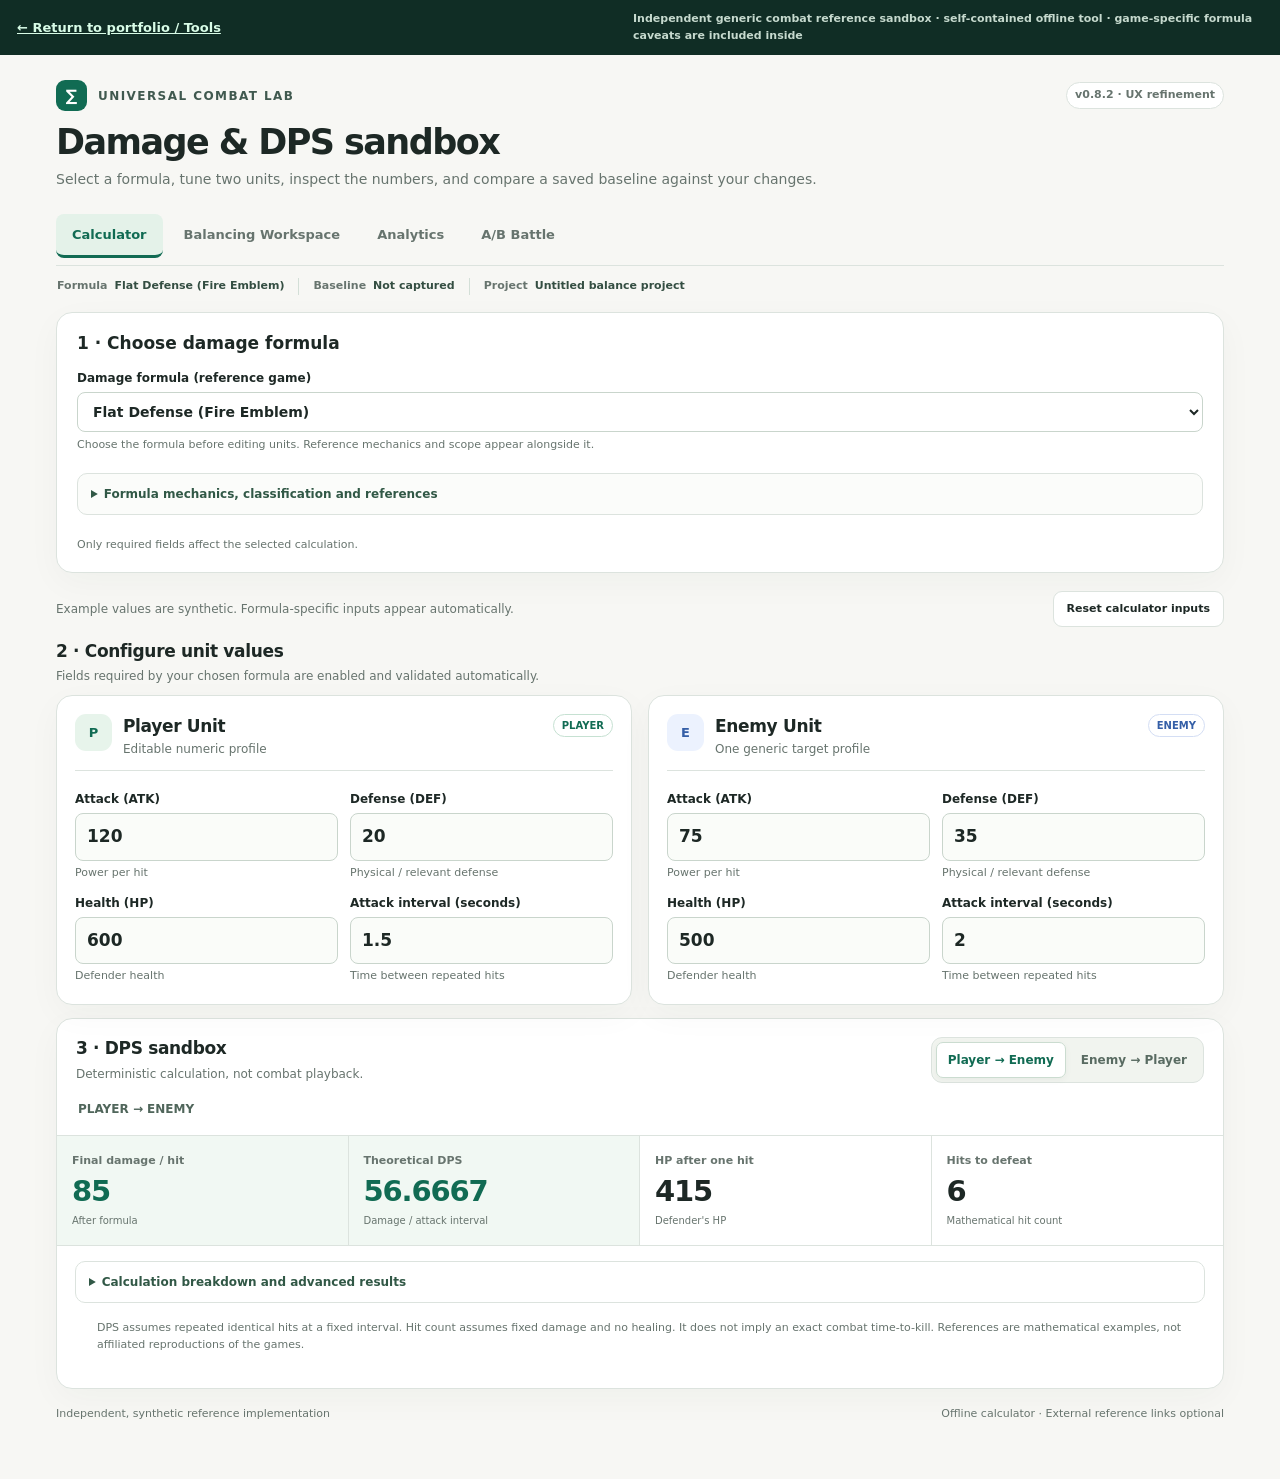
<file: tools/universal-combat-lab.html>
<!doctype html>
<html lang="en">
<head><meta charset="utf-8"><meta name="viewport" content="width=device-width,initial-scale=1">
<meta name="description" content="Open-source-ready reference damage calculation and DPS sandbox: two generic unit profiles, documented selectable formulas.">
<title>Universal Combat Lab · A/B Workspace</title><style>
  :root { color-scheme: light; --paper:#f7f7f4; --surface:#fff; --ink:#1d2825; --muted:#67746e; --line:#dce3de; --green:#116b53; --greenSoft:#e7f4eb; --blue:#355fa7; --blueSoft:#ecf2fe; --error:#a63237; --errorSoft:#fff0ef; --shadow:0 10px 34px rgba(28,52,41,.035); }
  * { box-sizing:border-box; }
  body { margin:0; background:var(--paper); color:var(--ink); font-family:Inter,ui-sans-serif,system-ui,-apple-system,"Segoe UI",sans-serif; font-size:14px; line-height:1.5; }
  button,input { font:inherit; }
  button { cursor:pointer; }
  button:focus-visible,input:focus-visible { outline:3px solid #8bbaa7; outline-offset:2px; }
  .shell { max-width:1150px; margin:auto; padding:36px 26px 56px; }
  .brand { display:flex; align-items:center; gap:11px; font-size:12px; letter-spacing:.12em; text-transform:uppercase; font-weight:800; color:#40594f; }
  .logo { width:31px;height:31px; display:grid; place-items:center; background:var(--green); color:white; border-radius:9px; font-size:16px; letter-spacing:0; }
  .version { margin-left:auto; font-size:11px; font-weight:700; border:1px solid var(--line); padding:4px 8px; border-radius:40px; letter-spacing:0; background:white; color:var(--muted); text-transform:none; }
  header { margin-bottom:29px; }
  h1 { font-size:clamp(28px,4vw,40px); line-height:1.16; margin:18px 0 9px; letter-spacing:-.045em; font-weight:790; }
  .lede { font-size:14px; color:var(--muted); max-width:740px; margin:0; }
  .panel { border:1px solid var(--line); border-radius:16px; background:var(--surface); box-shadow:var(--shadow); }
  .control-top { display:flex; justify-content:space-between; gap:16px; flex-wrap:wrap; align-items:center; margin:0 0 15px; }
  .hint { margin:0; color:var(--muted); font-size:12px; }
  .btn { border:1px solid var(--line); border-radius:9px; background:#fff; padding:9px 13px; color:var(--ink); font-size:12px; font-weight:720; }
  .btn:hover { background:#eef4ee; border-color:#aabcb1; }
  .layout { display:grid; grid-template-columns:1fr 1fr; gap:16px; }
  .profile { padding:21px; min-width:0; }
  .profile-head { display:flex; align-items:flex-start; gap:11px; padding-bottom:16px; border-bottom:1px solid var(--line); }
  .avatar { width:37px; height:37px; display:grid; place-items:center; border-radius:11px; font-weight:800; font-size:13px; background:var(--greenSoft); color:var(--green); flex:none; }
  .enemy .avatar { background:var(--blueSoft); color:var(--blue); }
  .profile h2 { margin:0; font-size:17px; letter-spacing:-.02em; }
  .small { font-size:12px; color:var(--muted); margin:1px 0 0; }
  .pill { margin-left:auto; white-space:nowrap; font-size:10px; font-weight:780; border:1px solid #c6e1d2; color:var(--green); border-radius:40px; padding:3px 8px; }
  .enemy .pill { border-color:#d4def4; color:var(--blue); }
  .input-grid { display:grid; grid-template-columns:repeat(2,minmax(0,1fr)); gap:17px 13px; padding-top:19px; }
  .field-wrap { display:flex; flex-direction:column; min-width:0; }
  label { font-size:12px; font-weight:760; display:block; margin-bottom:5px; }
  .unit { font-weight:500; color:var(--muted); }
  input[type=number] { width:100%; min-width:0; padding:10px 11px; background:#fafcf9; border:1px solid #c9d5cc; border-radius:8px; color:var(--ink); font-size:17px; font-weight:730; font-variant-numeric:tabular-nums; }
  input[type=number]:disabled { background:#edf5ee; color:#245b45; opacity:1; cursor:not-allowed; border-style:dashed; }
  input[type=number]:hover { border-color:#89a594; }
  input[type=number][aria-invalid=true] { background:var(--errorSoft); border-color:var(--error); }
  .field-note { font-size:11px; color:var(--muted); margin-top:5px; min-height:17px; }
  .field-note.error { color:var(--error); }
  .result-section { margin-top:17px; overflow:hidden; }
  .results-head { padding:20px 21px 15px; display:flex; align-items:center; justify-content:space-between; gap:14px; flex-wrap:wrap; }
  .results-head h2 { font-size:17px; letter-spacing:-.02em; margin:0 0 3px; }
  .segmented { display:flex; background:#f1f4ef; border:1px solid var(--line); padding:4px; gap:3px; border-radius:11px; }
  .segment { background:transparent; border:1px solid transparent; color:#596b62; font-size:12px; font-weight:760; padding:8px 11px; border-radius:7px; white-space:nowrap; }
  .segment[aria-pressed=true] { color:var(--green); background:white; border-color:#cbdcd0; box-shadow:0 2px 7px rgba(0,0,0,.045); }
  .direction { margin:0 21px 17px; font-size:12px; font-weight:760; color:#50665b; }
  .metrics { display:grid; grid-template-columns:1fr 1fr 1fr 1fr; border-top:1px solid var(--line); border-bottom:1px solid var(--line); }
  .metric { padding:20px 21px; border-right:1px solid var(--line); min-width:0; }
  .metric:last-child { border-right:0; }
  .metric .label { color:var(--muted); font-size:11px; font-weight:710; margin-bottom:5px; }
  .value { font-size:clamp(23px,3vw,29px); line-height:1.2; font-weight:790; letter-spacing:-.04em; font-variant-numeric:tabular-nums; overflow-wrap:anywhere; }
  .metric.primary { background:#f1f8f3; }
  .metric.primary .value { color:var(--green); }
  .metric .detail { color:var(--muted); font-size:10px; margin-top:4px; }
  .bottom-grid { display:grid; grid-template-columns:1fr 1fr; gap:0; }
  .breakdown,.additional { padding:20px 21px 21px; min-width:0; }
  .breakdown { border-right:1px solid var(--line); }
  h3 { font-size:13px; margin:0 0 13px; letter-spacing:-.01em; }
  .formula-code { display:block; padding:11px 12px; color:#235c47; background:#f0f7f1; border:1px solid #d7e9dc; border-radius:8px; font:12px/1.65 ui-monospace,SFMono-Regular,Consolas,monospace; white-space:pre-wrap; overflow-wrap:anywhere; }
  .breakrow { display:flex; justify-content:space-between; align-items:baseline; gap:12px; font-size:12px; padding:7px 0; border-bottom:1px solid #edf1ed; }
  .breakrow:last-child { border:0; }
  .breakrow strong { font-variant-numeric:tabular-nums; text-align:right; }
  .error-banner { margin:0 21px 17px; border:1px solid #efc2c0; background:var(--errorSoft); color:var(--error); padding:10px 12px; border-radius:8px; font-size:12px; }
  .note { margin:13px 21px 19px; font-size:11px; color:var(--muted); }
  footer { margin-top:17px; font-size:11px; color:var(--muted); display:flex; justify-content:space-between; flex-wrap:wrap; gap:8px; }
  @media (max-width:900px) { .metrics { grid-template-columns:1fr 1fr; } .metric:nth-child(2) { border-right:0; } .metric:nth-child(-n+2) { border-bottom:1px solid var(--line); } }
  @media (max-width:700px) { .shell { padding:22px 12px 30px; } .layout,.bottom-grid { grid-template-columns:1fr; } .breakdown { border-right:0; border-bottom:1px solid var(--line); } .input-grid { gap:13px 10px; } .profile { padding:17px; } .results-head { align-items:flex-start; } .segmented { width:100%; } .segment { flex:1; } .metric { padding:15px; } }
  @media (max-width:380px) { .input-grid { grid-template-columns:1fr; } .segment { padding:7px 5px; font-size:11px; } }

  select {font:inherit;color:var(--ink);background:white;border:1px solid #c9d5cc;border-radius:8px;padding:10px 11px;max-width:100%;width:100%}
  .formula-panel {padding:21px;margin-top:0;margin-bottom:18px}
  .formula-flex {display:grid;grid-template-columns:minmax(0,1fr);gap:8px}
  .formula-params {display:grid;grid-template-columns:repeat(3,minmax(0,1fr));gap:12px;margin:15px 0}
  .formula-params input,.formula-params select{font-size:14px;font-weight:600}
  .formula-meta {margin-top:3px;border:1px solid var(--line);border-radius:10px;background:#fafcf9;padding:12px 14px;font-size:12px}
  .formula-meta strong {display:block;margin:0 0 5px;overflow-wrap:anywhere}
  .formula-meta a {color:var(--green);text-decoration:underline}
  .tag {display:inline-block;border:1px solid #c4d4c9;border-radius:5px;padding:1px 6px;font-size:10px;color:#496153;background:#f4f8f5;font-weight:750}
  .tag.simplified {background:#fff5e7;color:#735015;border-color:#e6d3b5}
  .subtle {color:var(--muted);font-size:11px}
  .formula-list {font-size:12px;line-height:1.7;margin:8px 0 0 18px;padding:0}
  .stack-note {margin-top:8px;font-size:11px;color:var(--muted)}
  .sources {font-size:11px;border-top:1px solid var(--line);padding-top:13px;margin-top:15px}
  .sources a {color:var(--green)}
  .sources ul {padding-left:20px;margin:8px 0}
  .field-wrap[hidden],.formula-params .field-wrap[hidden]{display:none}
  .breakdown{white-space:normal}
  .trace-list {list-style:none;padding:0;margin:10px 0 0}
  .trace-list li {border-bottom:1px solid #edf1ed;padding:7px 0;font:11px/1.55 ui-monospace,Consolas,monospace;overflow-wrap:anywhere}
  .trace-list li:last-child {border-bottom:0}
  .formula-code{margin-bottom:10px}
  @media(max-width:700px){.formula-flex{grid-template-columns:1fr}.formula-params{grid-template-columns:1fr 1fr}.formula-panel{padding:17px}}
  @media(max-width:380px){.formula-params{grid-template-columns:1fr}}

/* Functional workspace controls, deliberately minimal in this phase. */
.workspace{margin-top:18px}.workspace h2{margin:0 0 8px}.workspace-tools,.baseline-tools{display:flex;align-items:end;flex-wrap:wrap;gap:9px;margin:14px 0}.workspace-tools .field-wrap{min-width:210px;flex:1}.workspace-tools .field-wrap input{width:100%}.workspace .small{margin:8px 0}.upload-btn{display:inline-flex;align-items:center;cursor:pointer}.table-wrap{overflow-x:auto}.comparison{width:100%;border-collapse:collapse;white-space:nowrap;font-variant-numeric:tabular-nums}.comparison th,.comparison td{padding:9px;text-align:right;border-bottom:1px solid var(--border)}.comparison th:first-child,.comparison td:first-child{text-align:left}.comparison .difference{font-weight:700}.workspace button:disabled{opacity:.45;cursor:not-allowed}
/* v0.7 analytical workspace, functional-first */
.analytics{padding:21px;margin-top:17px;min-width:0}.analytics h2{font-size:17px;margin:0 0 6px}.analytics h3{margin:23px 0 10px}.analytics .analysis-subheading{margin-top:19px}.analysis-controls{display:grid;grid-template-columns:minmax(190px,2fr) repeat(3,minmax(110px,1fr));gap:12px;align-items:end}.solver-controls{grid-template-columns:repeat(3,minmax(0,1fr))}.analytics select,.analytics input[type=number]{width:100%;font:inherit;border:1px solid #c9d5cc;border-radius:8px;background:#fafcf9;padding:9px;min-width:0}.analysis-actions{display:flex;gap:10px;align-items:end;flex-wrap:wrap;margin:13px 0}.analysis-actions .chart-metric{margin-left:auto;min-width:220px}.analysis-status{padding:9px 11px;border:1px solid #d7e9dc;border-radius:8px;background:#f4f9f4;color:#305845;overflow-wrap:anywhere}.chart-holder{width:100%;min-height:260px;border:1px solid var(--line);border-radius:9px;margin:12px 0;padding:8px;display:flex;align-items:center;justify-content:center;color:var(--muted);font-size:12px;overflow:hidden}.chart-holder svg{display:block;width:100%;height:auto;max-height:340px}.chart-holder .axis{stroke:#aebbb3;stroke-width:1}.chart-holder .gridline{stroke:#e7ede8;stroke-width:1}.chart-holder text{fill:#55685d;font:12px system-ui,sans-serif}.chart-holder .current-line{stroke:#116b53;stroke-width:2.4;fill:none}.chart-holder .baseline-line{stroke:#355fa7;stroke-width:2.1;stroke-dasharray:7 4;fill:none}.table-wrap.analysis-table{margin-top:12px;max-height:270px;overflow:auto}.analytics table{border-collapse:collapse;width:100%;font-variant-numeric:tabular-nums;font-size:12px}.analytics th,.analytics td{text-align:right;padding:7px 9px;border-bottom:1px solid #e1e9e3;white-space:nowrap}.analytics th:first-child,.analytics td:first-child{text-align:left}.analytics th{position:sticky;top:0;background:#eff5f0}.breakpoints{display:grid;gap:7px;margin-top:9px}.breakpoint-item{border:1px solid var(--line);background:#fafcf9;padding:9px 11px;border-radius:8px;font-size:12px}.analysis-separator{border-top:1px solid var(--line);margin:21px 0 0}@media(max-width:740px){.analysis-controls,.solver-controls{grid-template-columns:repeat(2,minmax(0,1fr))}.analysis-controls .field-wrap:first-child{grid-column:1/-1}.analysis-actions .chart-metric{margin-left:0;width:100%}.analytics{padding:14px}.chart-holder{min-height:210px}}
/* v0.8 tab organization and A/B-only battle visualization */
.main-nav{display:flex;gap:6px;flex-wrap:wrap;border-bottom:1px solid var(--line);margin:0 0 21px;padding-bottom:6px}.nav-tab{appearance:none;border:0;border-bottom:3px solid transparent;background:transparent;padding:12px 15px;color:var(--muted);font-size:13px;font-weight:750;cursor:pointer;border-radius:6px 6px 0 0}.nav-tab:hover{background:#eaf3ed;color:var(--ink)}.nav-tab[aria-selected=true]{border-bottom-color:var(--green);color:var(--green);background:#edf6ee}.tab-panel[hidden],#battle-results[hidden]{display:none!important}.tab-panel{min-width:0}.workspace,.analytics{margin-top:0}.battle{padding:22px;min-width:0}.battle-heading{display:flex;justify-content:space-between;gap:15px;align-items:start;flex-wrap:wrap}.battle h2{margin:0 0 6px;font-size:18px}.battle-settings{display:grid;grid-template-columns:repeat(3,minmax(0,1fr)) auto;gap:12px;align-items:end;margin:18px 0}.battle-settings input[type=number]{font-size:14px;padding:10px}.battle-primary{background:var(--green);color:white;border-color:var(--green)}.battle-primary:hover{background:#0b5844;color:white}.battle-controls{display:flex;flex-wrap:wrap;gap:8px;align-items:end;margin:18px 0 8px}.battle-speed{max-width:110px;margin-left:auto}.battle-speed select{padding:7px}.battle-controls output{font-variant-numeric:tabular-nums;font-weight:800;min-width:72px;text-align:right;padding:7px}.battle #battle-seek{width:100%;accent-color:var(--green);margin:6px 0 16px}.battle-lanes{display:grid;grid-template-columns:repeat(2,minmax(0,1fr));gap:13px;margin:6px 0 16px}.battle-lane{min-width:0;border:1px solid #ccded3;background:#f8fbf9;border-radius:11px;padding:15px}.battle-lane.current{border-color:#cfdcf0;background:#f7faff}.lane-header{display:flex;justify-content:space-between;align-items:center;gap:8px;flex-wrap:wrap}.lane-header h3{margin:0;font-size:14px}.lane-formula{font-size:11px;color:var(--muted)}.fighters{display:grid;grid-template-columns:minmax(0,1fr) 24px minmax(0,1fr);gap:8px;align-items:center;margin:18px 0 12px}.fighter-box{min-width:0;font-size:12px;font-variant-numeric:tabular-nums}.fighter-box span{font-size:11px;color:var(--muted)}.versus{font-size:11px;color:var(--muted);font-weight:750;text-align:center}.hp-track{height:10px;background:#e3e9e4;border:1px solid #d3dfd4;border-radius:30px;overflow:hidden;margin:8px 0 5px}.hp-track>div{height:100%;width:100%;transition:width .09s linear}.hp-player-fill{background:#24906e}.hp-enemy-fill{background:#547bc3}.battle-tick{min-height:45px;font-size:12px;color:#506259;border-bottom:1px solid var(--line);padding-bottom:8px}.battle-outcome{font-size:12px;font-weight:800;margin:10px 0 0}.battle-compare{border-collapse:collapse;width:100%;font-size:12px;font-variant-numeric:tabular-nums}.battle-compare th,.battle-compare td{padding:9px 10px;border-bottom:1px solid var(--line);text-align:right}.battle-compare th:first-child,.battle-compare td:first-child{text-align:left}.battle-compare th{background:#f1f6f2}.battle #battle-results>.small{margin-top:13px}@media(max-width:810px){.battle-settings{grid-template-columns:repeat(2,minmax(0,1fr))}.battle-lanes{grid-template-columns:1fr}.battle-primary{width:100%}}@media(max-width:440px){.nav-tab{flex:1 1 45%;padding:9px 6px;font-size:12px}.battle{padding:14px}.battle-controls .btn{padding:7px 8px}.battle-speed{margin-left:0}.battle-settings{grid-template-columns:1fr}}
/* Match the balancing tab to the other independently padded work areas. */
.workspace{padding:21px}.workspace #project-name{border:1px solid #c9d5cc;border-radius:8px;padding:10px 11px;min-width:0;background:#fafcf9;color:var(--ink);font:inherit}.workspace .comparison th,.workspace .comparison td{border-bottom-color:var(--line)}@media(max-width:700px){.workspace{padding:15px}}

/* Formula-first calculator flow */
.unit-section-title{margin:0 0 12px}.unit-section-title h2{font-size:17px;letter-spacing:-.02em;margin:0}.unit-section-title .small{margin:2px 0 0}.formula-panel #formula-select{font-weight:700}

/* v0.8.2: usability pass. Preserve all functional input/output IDs. */
:root{--focus:#197f65;--baseline:#6c7380;--current:#2868a4}
.shell{max-width:1220px;padding-top:25px}header{margin-bottom:18px}header h1{font-size:clamp(26px,3vw,35px);margin:11px 0 6px}.lede{max-width:860px;line-height:1.45}
.main-nav{position:sticky;top:0;z-index:12;background:var(--paper);margin-bottom:0;padding:7px 0;border-bottom:1px solid var(--line);gap:5px}
.nav-tab{border-radius:8px;padding:11px 16px;min-height:42px}.nav-tab[aria-selected=true]{border-bottom-color:var(--green);background:#e4f2e9}
.context-strip{display:flex;flex-wrap:wrap;gap:7px 14px;align-items:center;padding:12px 1px 17px;min-width:0}
.context-item{display:flex;align-items:baseline;gap:7px;font-size:11px;min-width:0}.context-item:not(:last-child){border-right:1px solid #d3dfd7;padding-right:14px}.context-label{color:var(--muted);font-weight:600}.context-item strong{color:#344e42;font-size:11px;font-weight:750;overflow-wrap:anywhere}.context-item .context-ready{color:#12684d}
.field-wrap{min-width:0}label{font-weight:700}input,select,.btn{min-height:40px}input:focus-visible,select:focus-visible,button:focus-visible,summary:focus-visible{outline:3px solid var(--focus);outline-offset:2px}
[aria-invalid=true]{border-color:var(--error)!important;background:#fff4f3!important}
.btn-primary{background:var(--green);border-color:var(--green);color:#fff}.btn-primary:hover{background:#0c5947;color:#fff;border-color:#0c5947}.btn:disabled,.btn-primary:disabled{opacity:.47;cursor:not-allowed}.btn-subtle-danger{color:#8b4141}
.formula-panel{padding:18px 20px}.formula-flex{gap:8px}.formula-panel .field-note{margin-top:6px}
.formula-details{margin-top:10px}.disclosure{border:1px solid var(--line);background:#fbfcfa;border-radius:10px;min-width:0}.disclosure>summary{display:list-item;cursor:pointer;list-style-position:inside;color:#315846;font-weight:750;font-size:12px;padding:11px 13px}.disclosure>summary:hover{background:#eef5ef}.disclosure[open]>summary{border-bottom:1px solid var(--line)}.formula-details .formula-meta{margin:10px 12px;border:0;background:none;padding:0}.formula-meta strong{font-size:13px}.formula-params{margin:13px 0 9px}.formula-panel .stack-note{margin-bottom:0}
.control-top{margin:0 0 12px}.control-top .btn{min-height:35px;font-size:11px}.unit-section-title{margin:0 0 10px}.profile{padding:18px}.profile-head{padding-bottom:12px}.input-grid{gap:11px 12px}.field-note{line-height:1.35}.result-section{margin-top:13px}.results-head{padding:17px 19px}.metrics .metric{padding:17px 15px}.metrics .metric .value{font-size:clamp(21px,2.5vw,29px)}.result-disclosure{margin:15px 18px;background:white}.result-disclosure .bottom-grid{margin:0}.result-disclosure .breakdown,.result-disclosure .additional{padding:18px}.result-disclosure .formula-code{overflow-wrap:anywhere}.result-section>.note{padding:2px 19px 16px;margin-top:5px}
.page-intro{margin-bottom:15px}.page-intro h2{margin-bottom:4px}.section-heading{display:flex;justify-content:space-between;align-items:baseline;gap:12px;flex-wrap:wrap;margin-bottom:10px}.section-heading h3,.analytics .section-heading h3{font-size:14px;margin:0}.section-eyebrow{text-transform:uppercase;letter-spacing:.09em;font-weight:800;font-size:10px;color:#6c8072}
.workspace,.analytics,.battle{padding:20px}.workspace-block,.analysis-section,.battle-setup{border:1px solid var(--line);border-radius:12px;background:#fff;padding:16px;margin-top:13px;min-width:0}.workspace-tools,.baseline-tools{margin:9px 0}.workspace .table-wrap{margin-top:12px}.workspace .status-line{margin:10px 0 0;background:#f2f7f2;padding:10px;border-radius:7px}.workspace #baseline-status{padding:11px 12px;border-left:3px solid #8b9b8e;background:#f7f9f7;overflow-wrap:anywhere}.comparison th,.comparison td{padding:11px 10px;line-height:1.4}.comparison th{background:#f0f5f1}.comparison td:nth-child(2){color:#596575;background:#f8fafc}.comparison td:nth-child(3){color:#115f85;background:#f5f9fd}
.analytics .analysis-section{padding:16px;margin-top:15px}.analytics .analysis-section .section-heading h3{margin:0}.analytics .analysis-section .analysis-subheading{margin:0}.analytics .analysis-controls{margin-top:10px}.analytics .analysis-actions{margin:10px 0}.analysis-status{font-size:12px;line-height:1.45}.chart-holder{min-height:255px;background:#fff}.data-disclosure{margin-top:13px}.data-disclosure .table-wrap{margin:0 11px 11px}.analytics .analysis-separator{display:none}.breakpoint-item{line-height:1.5}
.battle-setup{background:#fbfdfb}.battle-settings{margin:10px 0}.battle-heading{align-items:center}.battle-lanes{margin-top:9px}.lane-legend{display:flex;align-items:center;gap:16px;flex-wrap:wrap;margin:12px 0 4px;font-size:11px;color:#53645e;font-weight:700}.lane-legend span{display:flex;align-items:center;gap:6px}.legend-swatch{display:inline-block;width:9px;height:9px;border-radius:50%}.baseline-swatch{background:var(--baseline)}.current-swatch{background:var(--current)}.battle-lane{border-left:4px solid var(--baseline);background:#fafbfc}.battle-lane.current{border-left-color:var(--current);background:#f7faff}.battle-controls{border:1px solid var(--line);padding:9px;border-radius:9px;background:#f8faf8}.battle-compare th:nth-child(2),.battle-compare td:nth-child(2){background:#f8fafc}.battle-compare th:nth-child(3),.battle-compare td:nth-child(3){background:#f0f6fd}
@media(max-width:810px){.main-nav{position:static}.context-item.context-project{flex-basis:100%;border-right:0;padding-right:0}.workspace,.analytics,.battle{padding:14px}.workspace-block,.analysis-section,.battle-setup{padding:13px}.result-disclosure{margin:12px}.result-disclosure .breakdown,.result-disclosure .additional{padding:14px}}
@media(max-width:440px){.shell{padding:17px 10px 28px}.brand{font-size:10px}.version{font-size:10px}.nav-tab{padding:10px 7px}.context-strip{gap:5px 8px}.context-item{font-size:10px}.context-item strong{font-size:10px}.context-item:not(:last-child){padding-right:8px}.formula-panel{padding:14px}.profile{padding:14px}.workspace-tools .field-wrap{flex-basis:100%}.analysis-section .analysis-actions .btn{flex:1}.battle-controls{gap:5px}.result-disclosure .bottom-grid{grid-template-columns:1fr}}
@media(prefers-reduced-motion:reduce){*,*::before,*::after{scroll-behavior:auto!important;animation-duration:.01ms!important;transition-duration:.01ms!important}}

/* Preserve plot label readability on narrow viewports; scroll the plot rather than shrinking it. */
@media(max-width:700px){.chart-holder{justify-content:flex-start;overflow-x:auto;overscroll-behavior-inline:contain;min-height:224px}.chart-holder svg{flex:0 0 520px;width:520px;max-width:none;height:auto}.analysis-section .chart-holder::after{content:none}}

.chart-scroll-hint{display:none;color:#55695b}@media(max-width:700px){.chart-scroll-hint{display:block;margin:2px 0 6px}}
</style><style>.portfolio-return{background:#102d25;color:#e6f8ec;padding:11px 17px;font:600 13px/1.5 system-ui,sans-serif;display:flex;justify-content:space-between;gap:10px;align-items:center;flex-wrap:wrap}.portfolio-return a{color:#d8fce7}.portfolio-return span{opacity:.85;font-size:11px;max-width:630px}</style></head><body><div class="portfolio-return"><a href="../index.html#tools">← Return to portfolio / Tools</a><span>Independent generic combat reference sandbox · self-contained offline tool · game-specific formula caveats are included inside</span></div><main class="shell">
<header><div class="brand"><span class="logo" aria-hidden="true">∑</span>Universal Combat Lab <span class="version">v0.8.2 · UX refinement</span></div><h1>Damage &amp; DPS sandbox</h1><p class="lede">Select a formula, tune two units, inspect the numbers, and compare a saved baseline against your changes.</p></header>
<nav class="main-nav" role="tablist" aria-label="Workspace navigation">
 <button id="nav-calculator" class="nav-tab" role="tab" aria-controls="tab-calculator" aria-selected="true" tabindex="0" data-tab="calculator" type="button">Calculator</button>
 <button id="nav-workspace" class="nav-tab" role="tab" aria-controls="tab-workspace" aria-selected="false" tabindex="-1" data-tab="workspace" type="button">Balancing Workspace</button>
 <button id="nav-analytics" class="nav-tab" role="tab" aria-controls="tab-analytics" aria-selected="false" tabindex="-1" data-tab="analytics" type="button">Analytics</button>
 <button id="nav-battle" class="nav-tab" role="tab" aria-controls="tab-battle" aria-selected="false" tabindex="-1" data-tab="battle" type="button">A/B Battle</button>
</nav>
<div class="context-strip" aria-label="Current project context"><span class="context-item"><span class="context-label">Formula</span><strong id="context-formula">—</strong></span><span class="context-item"><span class="context-label">Baseline</span><strong id="context-baseline">Not captured</strong></span><span class="context-item context-project"><span class="context-label">Project</span><strong id="context-project">Untitled balance project</strong></span></div>
<section id="tab-calculator" class="tab-panel" role="tabpanel" aria-labelledby="nav-calculator">
<section class="panel formula-panel" aria-labelledby="formula-title"><h2 id="formula-title" style="margin:0 0 13px;font-size:17px">1 · Choose damage formula</h2><div class="formula-flex"><div class="field-wrap"><label for="formula-select">Damage formula (reference game)</label><select id="formula-select"></select><div class="field-note">Choose the formula before editing units. Reference mechanics and scope appear alongside it.</div></div><details class="disclosure formula-details"><summary>Formula mechanics, classification and references</summary><div class="formula-meta" id="formula-meta" aria-live="polite"></div></details></div><div class="formula-params" id="formula-params"></div><p class="stack-note" id="formula-warning"></p></section>
<div class="control-top"><p class="hint">Example values are synthetic. Formula-specific inputs appear automatically.</p><button class="btn" id="reset" type="button">Reset calculator inputs</button></div>
<div class="unit-section-title"><h2>2 · Configure unit values</h2><p class="small">Fields required by your chosen formula are enabled and validated automatically.</p></div>
<section class="layout" aria-label="Unit inputs">
<article class="panel profile player" aria-labelledby="player-title"><div class="profile-head"><div class="avatar" aria-hidden="true">P</div><div><h2 id="player-title">Player Unit</h2><p class="small">Editable numeric profile</p></div><span class="pill">PLAYER</span></div><div class="input-grid" id="player-fields"></div></article>
<article class="panel profile enemy" aria-labelledby="enemy-title"><div class="profile-head"><div class="avatar" aria-hidden="true">E</div><div><h2 id="enemy-title">Enemy Unit</h2><p class="small">One generic target profile</p></div><span class="pill">ENEMY</span></div><div class="input-grid" id="enemy-fields"></div></article>
</section>

<section class="panel result-section" aria-labelledby="results-title"><div class="results-head"><div><h2 id="results-title">3 · DPS sandbox</h2><p class="small">Deterministic calculation, not combat playback.</p></div><div class="segmented" role="group" aria-label="Calculation direction"><button class="segment" id="player-to-enemy" aria-pressed="true" type="button">Player → Enemy</button><button class="segment" id="enemy-to-player" aria-pressed="false" type="button">Enemy → Player</button></div></div><div class="direction" id="direction-label">PLAYER → ENEMY</div><div class="error-banner" id="error-banner" role="alert" hidden></div>
<div class="metrics" aria-live="polite" aria-atomic="true"><div class="metric primary"><div class="label">Final damage / hit</div><div class="value" id="damage">—</div><div class="detail">After formula</div></div><div class="metric primary"><div class="label">Theoretical DPS</div><div class="value" id="dps">—</div><div class="detail">Damage / attack interval</div></div><div class="metric"><div class="label">HP after one hit</div><div class="value" id="remaining-hp">—</div><div class="detail">Defender's HP</div></div><div class="metric"><div class="label">Hits to defeat</div><div class="value" id="hits">—</div><div class="detail" id="hit-note">Mathematical hit count</div></div></div>
<details class="disclosure result-disclosure"><summary>Calculation breakdown and advanced results</summary><div class="bottom-grid"><div class="breakdown"><h3>Formula breakdown</h3><code class="formula-code" id="formula-code">—</code><ol class="trace-list" id="formula-trace"></ol></div><div class="additional"><h3>Additional results</h3><div class="breakrow"><span>Reference damage before mitigation</span><strong id="baseline">—</strong></div><div class="breakrow"><span>Difference vs reference damage</span><strong id="blocked">—</strong></div><div class="breakrow"><span>Attacks per second</span><strong id="attacks-sec">—</strong></div><div class="breakrow"><span>Effective target defense</span><strong id="effective-defense">—</strong></div><div class="breakrow"><span>Reduction vs reference (%)</span><strong id="mitigation-percent">—</strong></div><div class="breakrow"><span>First hit immediate TTK</span><strong id="ttk-immediate">—</strong></div><div class="breakrow"><span>First hit after interval TTK</span><strong id="ttk-delayed">—</strong></div><div class="breakrow"><span>Formula classification</span><strong id="formula-status">—</strong></div><p class="subtle" id="output-note" style="margin-top:12px"></p></div></div></details><p class="note">DPS assumes repeated identical hits at a fixed interval. Hit count assumes fixed damage and no healing. It does not imply an exact combat time-to-kill. References are mathematical examples, not affiliated reproductions of the games.</p></section>
</section>
<section id="tab-workspace" class="panel workspace tab-panel" role="tabpanel" aria-labelledby="nav-workspace" hidden>
  <div class="page-intro"><div><h2 id="project-heading">Balancing workspace</h2><p class="small">Capture a baseline, adjust your calculator inputs and compare the difference.</p></div></div>
  <section class="workspace-block" aria-label="Project management"><div class="section-heading"><h3>Project and local storage</h3><span class="section-eyebrow">Private in your browser</span></div><div class="workspace-tools">
    <div class="field-wrap"><label for="project-name">Project name</label><input id="project-name" maxlength="100" value="Untitled balance project" /></div>
    <button class="btn" id="project-export" type="button">Export project JSON</button>
    <label class="btn upload-btn" for="project-import">Import project JSON</label><input id="project-import" type="file" accept=".json,application/json" hidden />
    <button class="btn btn-subtle-danger" id="clear-autosave" type="button">Clear local autosave</button>
  </div>
  <p id="autosave-status" class="small status-line" role="status">Local autosave initializing…</p></section>
  <section class="workspace-block" aria-label="Baseline comparison"><div class="section-heading"><h3>Baseline vs current</h3><span class="section-eyebrow">A / B snapshot</span></div>
  <div class="baseline-tools"><button class="btn btn-primary" id="baseline-save" type="button">Capture baseline</button><button class="btn" id="baseline-restore" type="button" disabled>Restore baseline</button><button class="btn btn-subtle-danger" id="baseline-clear" type="button" disabled>Clear baseline</button><button class="btn" id="compare-export" type="button" disabled>Export comparison CSV</button></div>
  <p id="baseline-status" class="small">No baseline captured. Current edits are not yet compared with a snapshot.</p>
  <div class="table-wrap"><table class="comparison"><thead><tr><th>Metric</th><th>Baseline</th><th>Current</th><th>Absolute change</th><th>Relative change</th></tr></thead><tbody id="comparison-body"><tr><td colspan="5">Capture a valid baseline to compare.</td></tr></tbody></table></div>
  <p class="small">Snapshots preserve their original formula and settings. Different formulas or directions are noted; comparisons remain numerical.</p></section>
</section>
<section id="tab-analytics" class="panel analytics tab-panel" role="tabpanel" aria-labelledby="nav-analytics" hidden>
 <h2 id="analytics-heading">Analytics</h2>
 <p class="small">Evaluate parameter ranges analytically. No battle playback, RNG or combat simulation. The saved baseline can be overlaid across the same input range when applicable.</p>
 <section class="analysis-section" aria-label="Stat sweep"><div class="section-heading"><h3>Stat sweep and damage curves</h3><span class="section-eyebrow">01 / Explore</span></div>
 <div class="analysis-controls">
  <div class="field-wrap"><label for="sweep-target">Vary input</label><select id="sweep-target"></select></div>
  <div class="field-wrap"><label for="sweep-min">Minimum</label><input type="number" step="any" id="sweep-min"></div>
  <div class="field-wrap"><label for="sweep-max">Maximum</label><input type="number" step="any" id="sweep-max"></div>
  <div class="field-wrap"><label for="sweep-step">Step size</label><input type="number" step="any" id="sweep-step"></div>
 </div>
 <div class="analysis-actions"><button class="btn btn-primary" type="button" id="sweep-run">Run stat sweep</button><button class="btn" type="button" id="sweep-export" disabled>Export sweep CSV</button><div class="field-wrap chart-metric"><label for="sweep-metric">Chart metric</label><select id="sweep-metric"></select></div></div>
 <p class="small analysis-status" id="sweep-status" role="status">Choose a relevant input, then run a sweep (maximum 401 samples).</p>
 <div class="chart-holder" id="sweep-chart" role="img" aria-label="Damage sensitivity chart">Run a valid sweep to plot the results.</div>
 <p class="small chart-scroll-hint">On narrow screens, scroll the chart sideways to inspect the full curve.</p><p class="small" id="sweep-chart-note"></p>
 <details class="disclosure data-disclosure"><summary>View sampled results table</summary><div class="table-wrap analysis-table"><table><thead><tr><th>Input</th><th>Damage</th><th>DPS</th><th>Hits</th><th>Immediate TTK</th><th>Baseline damage</th><th>Baseline DPS</th><th>Validation</th></tr></thead><tbody id="sweep-body"><tr><td colspan="8">No sweep results yet.</td></tr></tbody></table></div>
 </details></section><section class="analysis-section" aria-label="Breakpoints"><div class="section-heading"><h3 class="analysis-subheading">Breakpoint inspection</h3><span class="section-eyebrow">02 / Thresholds</span></div><p class="small" id="breakpoint-note">Run a sweep to detect sampled hit-count and zero-damage transitions.</p><div id="breakpoint-results" class="breakpoints"></div>
 </section><section class="analysis-section" aria-label="Reverse target calculator"><div class="section-heading"><h3>Reverse target calculator</h3><span class="section-eyebrow">03 / Solve</span></div>
 <p class="small">Find an input that reaches at least / at most the chosen analytical output. Current inputs remain unchanged until Apply is selected. Numerical solutions are estimates, not closed-form proofs.</p>
 <div class="analysis-controls solver-controls">
  <div class="field-wrap"><label for="solve-variable">Solve input</label><select id="solve-variable"></select></div>
  <div class="field-wrap"><label for="solve-metric">Target metric</label><select id="solve-metric"></select></div>
  <div class="field-wrap"><label for="solve-mode">Constraint</label><select id="solve-mode"><option value="atLeast">At least (≥)</option><option value="atMost">At most (≤)</option></select></div>
  <div class="field-wrap"><label for="solve-threshold">Desired value</label><input type="number" min="0" step="any" id="solve-threshold" value="100"></div>
  <div class="field-wrap"><label for="solve-min">Search min</label><input type="number" step="any" id="solve-min"></div>
  <div class="field-wrap"><label for="solve-max">Search max</label><input type="number" step="any" id="solve-max"></div>
 </div>
 <div class="analysis-actions"><button class="btn btn-primary" type="button" id="solve-run">Find qualifying value</button><button class="btn" type="button" id="solve-apply" disabled>Apply solved value</button></div>
 <p class="small analysis-status" id="solve-result" role="status">Select the input and target metric to evaluate.</p></section>
</section>
<section id="tab-battle" class="panel battle tab-panel" role="tabpanel" aria-labelledby="nav-battle" hidden>
 <div class="battle-heading"><div><h2>A/B Battle Visualization</h2><p class="small">A is your captured baseline; B is the current scenario. Both run the same deterministic bidirectional damage engine. No separate unit setup.</p></div><button class="btn" type="button" id="battle-open-workspace">Manage baseline ↗</button></div>
 <p id="battle-status" class="analysis-status" role="status">Capture a valid baseline in Balancing Workspace to compare two battles.</p>
 <section class="battle-setup" aria-label="Shared battle settings"><div class="section-heading"><h3>Shared battle settings</h3><span class="section-eyebrow">Applied to both lanes</span></div><div class="battle-settings">
  <div class="field-wrap"><label for="battle-first">First hit timing</label><select id="battle-first"><option value="immediate">Immediate at t = 0</option><option value="delayed">After first interval</option></select></div>
  <div class="field-wrap"><label for="battle-max-time">Time cap (seconds)</label><input id="battle-max-time" type="number" min="0.001" max="3600" step="any" value="120"></div>
  <div class="field-wrap"><label for="battle-max-attacks">Attack cap (both combatants)</label><input id="battle-max-attacks" type="number" min="1" max="5000" step="1" value="1000"></div>
  <button class="btn btn-primary battle-primary" id="battle-run" type="button">Calculate A/B battle</button>
 </div>
 <p id="battle-context" class="small">Only valid captured baseline and current values are used. Player and Enemy attack independently; ties at the same timestamp resolve simultaneously.</p></section>
 <div id="battle-results" hidden>
  <div class="battle-controls"><button class="btn btn-primary" id="battle-play" type="button">Play</button><button class="btn" id="battle-restart" type="button">Restart</button><button class="btn" id="battle-prev" type="button" aria-label="Previous attack event">← Event</button><button class="btn" id="battle-next" type="button" aria-label="Next attack event">Event →</button><div class="field-wrap battle-speed"><label for="battle-speed">Speed</label><select id="battle-speed"><option value="0.5">0.5×</option><option value="1" selected>1×</option><option value="2">2×</option><option value="4">4×</option></select></div><output id="battle-clock" aria-live="off">0.00 s</output></div>
  <label class="small" for="battle-seek">Shared playback timeline (seconds)</label><input type="range" id="battle-seek" min="0" max="120" value="0" step="any" aria-label="Seek both battles to the same timestamp">
  <p class="lane-legend"><span><i class="legend-swatch baseline-swatch"></i> A · Saved baseline</span><span><i class="legend-swatch current-swatch"></i> B · Current edits</span></p><div class="battle-lanes">
   <article class="battle-lane" aria-labelledby="battle-a-title"><div class="lane-header"><h3 id="battle-a-title">A · Captured baseline</h3><span class="lane-formula" id="battle-a-formula">—</span></div><div class="fighters"><div class="fighter-box"><strong>Player</strong><div class="hp-track"><div class="hp-player-fill" id="battle-a-player-bar"></div></div><span id="battle-a-player-hp">—</span></div><span class="versus">VS</span><div class="fighter-box"><strong>Enemy</strong><div class="hp-track"><div class="hp-enemy-fill" id="battle-a-enemy-bar"></div></div><span id="battle-a-enemy-hp">—</span></div></div><p class="battle-tick" id="battle-a-tick">No attacks yet.</p><p class="battle-outcome" id="battle-a-outcome">—</p></article>
   <article class="battle-lane current" aria-labelledby="battle-b-title"><div class="lane-header"><h3 id="battle-b-title">B · Current values</h3><span class="lane-formula" id="battle-b-formula">—</span></div><div class="fighters"><div class="fighter-box"><strong>Player</strong><div class="hp-track"><div class="hp-player-fill" id="battle-b-player-bar"></div></div><span id="battle-b-player-hp">—</span></div><span class="versus">VS</span><div class="fighter-box"><strong>Enemy</strong><div class="hp-track"><div class="hp-enemy-fill" id="battle-b-enemy-bar"></div></div><span id="battle-b-enemy-hp">—</span></div></div><p class="battle-tick" id="battle-b-tick">No attacks yet.</p><p class="battle-outcome" id="battle-b-outcome">—</p></article>
  </div>
  <div class="table-wrap"><table class="battle-compare"><thead><tr><th>Outcome metric</th><th>Baseline A</th><th>Current B</th><th>B − A</th></tr></thead><tbody id="battle-summary"></tbody></table></div>
  <p class="small">This is a fixed-damage 1v1 visualization derived from two directional calculator results per lane. It does not model movement, abilities, RNG, healing or animation timing. Analytical one-way TTK and bidirectional battle outcomes can differ.</p>
 </div>
</section>
<footer><span>Independent, synthetic reference implementation</span><span>Offline calculator · External reference links optional</span></footer>
</main><script>
// src/core/format.js
const fmt = (x, digits=4) => Number(x).toLocaleString('en-US', {maximumFractionDigits:digits});
const num = (x, digits=6) => fmt(x,digits);
const display = x => x===null || x===undefined ? 'N/A' : fmt(x);

// src/formulas/helpers.js
const P = (id,label,defaultValue,min=0,max=1e12,help="") => ({id,label,defaultValue,min,max,help,type:"number"});
const S = (id,label,options,defaultValue,help="") => ({id,label,options,defaultValue,help,type:"select"});
const result = (damage, baseline, expression, trace, note="") => ({damage,baseline,expression,trace,note});
const line=(name,value)=>`${name}: ${value}`;

// src/formulas/models/flat.js
const formula_flat = {id:"flat",label:"Flat Defense (Fire Emblem)",game:"Fire Emblem (generalized)",category:"Reference model",source:"fire",summary:"Direct subtraction. Different Fire Emblem titles can have additional exceptions and minimum-damage rules.",expression:"Damage = max(0, ATK − DEF)",params:[],calc(a,b,o){const d=Math.max(0,a.attack-b.defense);return result(d,a.attack,"max(0, ATK − DEF)",[line('ATK',num(a.attack)),line('DEF',num(b.defense)),line('Damage',`max(0, ${num(a.attack)} − ${num(b.defense)}) = ${num(d)}`)]);}};

// src/formulas/models/scaledFlat.js
const formula_scaledFlat = {id:"scaledFlat",label:"Scaled Flat Defense (Generic; Terraria-inspired)",game:"Terraria (inspiration)",category:"Configurable model",source:"terraria",summary:"A designer-defined defense coefficient. No automatic floor or minimum damage in this generalized option.",expression:"Damage = max(0, ATK − DEF × factor)",params:[P('factor','DEF coefficient',0.5,0,100)],calc(a,b,o){const reduction=b.defense*o.factor,d=Math.max(0,a.attack-reduction);return result(d,a.attack,"max(0, ATK − DEF × factor)",[line('Defense contribution',`${num(b.defense)} × ${num(o.factor)} = ${num(reduction)}`),line('Damage',num(d))]);}};

// src/formulas/models/terraria.js
const formula_terraria = {id:"terraria",label:"Difficulty-Scaled Flat Defense (Terraria)",game:"Terraria",category:"Reference model",source:"terraria",summary:"Difficulty-specific defense factor for damage to players; non-player targets always use 0.5. Applies floor and one-damage minimum for a positive incoming hit. Excludes random base-hit variation and other Terraria mechanics.",expression:"Damage = max(1, floor(ATK − DEF × factor)) when ATK > 0",params:[S('terrariaMode','Target rules',[['npc','Non-player (0.5)'],['classic','Player · Classic (0.5)'],['expert','Player · Expert (0.75)'],['master','Player · Master (1.0)']],'npc')],calc(a,b,o){const factors={npc:0.5,classic:0.5,expert:0.75,master:1};const f=factors[o.terrariaMode];const before=Math.floor(a.attack-b.defense*f);const d=a.attack===0?0:Math.max(1,before);return result(d,a.attack,"ATK > 0 ? max(1, floor(ATK − DEF × factor)) : 0",[line('Target rule',`${o.terrariaMode}: factor ${f}`),line('Before minimum',`${num(a.attack)} − ${num(b.defense)} × ${f} → floor = ${before}`),line('Final damage',num(d))],"One-hit calculation; difficulty does not modify source ATK in this model.");}};

// src/formulas/models/rational.js
const formula_rational = {id:"rational",label:"Rational Armor Scaling (Generic; LoL / Warframe-inspired)",game:"League of Legends / Warframe (inspiration)",category:"Configurable model",source:"league",source2:"warframe",summary:"General positive-defense rational formula. K controls the armor amount needed for 50% mitigation.",expression:"Damage = ATK × K / (DEF + K)",params:[P('k','Scaling constant K',100,0.000001,1e12)],calc(a,b,o){const m=o.k/(b.defense+o.k),d=a.attack*m;return result(d,a.attack,"ATK × K / (DEF + K)",[line('Multiplier',`${num(o.k)} / (${num(b.defense)} + ${num(o.k)}) = ${num(m)}`),line('Damage',num(d))]);}};

// src/formulas/models/league.js
const formula_league = {id:"league",label:"Signed Armor Scaling (League of Legends)",game:"League of Legends",category:"Reference model",source:"league",summary:"Physical damage armor multiplier, including its separate negative-armor branch. Excludes armor penetration, damage-type rules, abilities, and modifiers.",expression:"DEF ≥ 0: ATK × 100/(100+DEF); DEF < 0: ATK × (2−100/(100−DEF))",signed:true,params:[],calc(a,b){const dfn=b.defense,m=dfn>=0?100/(100+dfn):2-100/(100-dfn);return result(a.attack*m,a.attack,dfn>=0?"ATK × 100/(100 + Armor)":"ATK × (2 − 100/(100 − Armor))",[line('Armor',num(dfn)),line('Multiplier',num(m)),line('Damage',num(a.attack*m))]);}};

// src/formulas/models/warframe.js
const formula_warframe = {id:"warframe",label:"Rational Armor, K=300 (Warframe)",game:"Warframe (player armor)",category:"Reference model",source:"warframe",summary:"Player Warframe health-armor equation (K=300). This is not a general emulator of enemy armor, shields, damage types, or status effects.",expression:"Damage = ATK × 300 / (DEF + 300)",params:[],calc(a,b){const m=300/(b.defense+300);return result(a.attack*m,a.attack,"ATK × 300 / (DEF + 300)",[line('Tenno armor multiplier',`300 / (${num(b.defense)} + 300) = ${num(m)}`),line('Damage',num(a.attack*m))]);}};

// src/formulas/models/dota.js
const formula_dota = {id:"dota",label:"Signed Armor Mitigation (Dota 2)",game:"Dota 2",category:"Reference model",source:"dota",summary:"Physical damage multiplier accepts both positive and negative armor. Excludes attack/armor types and special modifiers.",expression:"Damage = ATK × (1 − 0.06 × DEF/(1 + 0.06 × |DEF|))",signed:true,params:[],calc(a,b){const m=1-(0.06*b.defense)/(1+0.06*Math.abs(b.defense));return result(a.attack*m,a.attack,"ATK × (1 − 0.06 × DEF / (1 + 0.06 × abs(DEF)))",[line('Armor',num(b.defense)),line('Multiplier',num(m)),line('Damage',num(a.attack*m))]);}};

// src/formulas/models/percent.js
const formula_percent = {id:"percent",label:"Percentage Resistance (Generic; Path of Exile-inspired)",game:"Path of Exile (inspiration)",category:"Configurable model",source:"resistance",summary:"Designer-configured percentage resistance with explicit minimum and maximum; negative values increase damage.",expression:"Damage = ATK × (1 − Resistance% / 100)",params:[P('genericMin','Minimum resistance (%)',-100,-1000,100),P('genericMax','Maximum resistance (%)',90,-100,100)],usesResistance:true,calc(a,b,o){if(o.genericMin>o.genericMax)throw Error('Minimum resistance must not exceed maximum resistance.');const eff=Math.max(o.genericMin,Math.min(o.genericMax,b.resistance));const d=a.attack*(1-eff/100);return result(d,a.attack,"ATK × (1 − clamp(Resistance%, min, max)/100)",[line('Entered resistance',`${num(b.resistance)}%`),line('Effective resistance',`${num(eff)}%`),line('Damage',num(d))]);}};

// src/formulas/models/poeResistance.js
const formula_poeResistance = {id:"poeResistance",label:"Elemental Resistance (Path of Exile)",game:"Path of Exile (elemental)",category:"Reference model",source:"resistance",summary:"Simple elemental resistance multiplier, including negative resistance, user-set maximum from 75% to 90%, and -200% floor. Excludes penetration, exposure, source-specific modifiers, and full damage conversion.",expression:"Damage = ATK × (1 − clamp(Resistance%, −200, maximum)/100)",usesResistance:true,params:[P('poeResMax','Maximum resistance (%)',75,75,90)],calc(a,b,o){const r=Math.max(-200,Math.min(o.poeResMax,b.resistance));const d=a.attack*(1-r/100);return result(d,a.attack,"ATK × (1 − clamp(Resistance%, −200, max)/100)",[line('Entered resistance',`${num(b.resistance)}%`),line('Effective resistance',`${num(r)}%`),line('Damage',num(d))]);}};

// src/formulas/models/poeArmour.js
const formula_poeArmour = {id:"poeArmour",label:"Hit-Dependent Physical Armour (Path of Exile)",game:"Path of Exile",category:"Base formula",source:"poeArmor",summary:"Hit-size-dependent physical armour reduction. Includes 90% mitigation cap; excludes additional physical reduction, damage conversion, and unrelated mechanics.",expression:"DR = min(0.90, Armour/(Armour + 5×Hit)); Damage = Hit×(1−DR)",params:[],calc(a,b){const hit=a.attack, dr=hit===0?0:Math.min(.9,b.defense/(b.defense+5*hit));const d=hit*(1-dr);return result(d,hit,"DR = min(0.90, DEF / (DEF + 5 × ATK)); Damage = ATK × (1 − DR)",[line('Raw hit',num(hit)),line('Armour mitigation',`${num(dr*100)}%`),line('Final hit',num(d))],"Separate hits are mitigated independently; no animation/tick simulation.");}};

// src/formulas/models/genshin.js
const formula_genshin = {id:"genshin",label:"Level-Based DEF Multiplier (Genshin Impact)",game:"Genshin Impact",category:"Defense stage reference",source:"genshin",summary:"DEF stage using attacker level; standard Enemy Unit DEF can be derived as 5×Enemy Level+500. Player Unit as defender uses entered DEF. Excludes reductions/ignore, elemental resistance and other stages.",expression:"Damage = ATK × (5×L_att + 500)/(5×L_att + 500 + effective DEF)",usesLevel:true,params:[S('genshinDef','Defender DEF input',[['derived','Standard enemy-derived DEF (5×level+500)'],['entered','Use defender DEF field']],'derived')],calc(a,b,o){const derived=o.genshinDef==='derived'&&b.role!=='player',eff=derived?5*b.level+500:b.defense,coef=5*a.level+500,m=coef/(coef+eff);return result(a.attack*m,a.attack,"ATK × (5×AttackerLevel+500)/(5×AttackerLevel+500+EffectiveDEF)",[line('Attacker level',num(a.level)),...(derived?[line('Enemy DEF derivation',`5 × ${num(b.level)} + 500 = ${num(eff)}`)]:[]),line('Effective target DEF',`${num(eff)} (${derived?'derived enemy': 'entered'})`),line('DEF multiplier',num(m)),line('Final damage',num(a.attack*m))],derived?'Derived Enemy Unit DEF tracks its level; manual DEF is preserved for entered mode.':'The manually entered DEF is used for this target.');}};

// src/formulas/models/hsr.js
const formula_hsr = {id:"hsr",label:"Level-Based DEF Multiplier (Honkai: Star Rail)",game:"Honkai: Star Rail",category:"Defense stage reference",source:"hsr",summary:"DEF stage using attacker level. Standard Enemy Unit DEF is 200+10×Enemy Level, capped at the Level 100 base DEF; Player Unit as defender uses entered DEF. Excludes weakness, resistance and other damage stages.",expression:"Damage = ATK × (200 + 10×L_att)/(EffectiveDEF + 200 + 10×L_att)",usesLevel:true,params:[S('hsrDef','Defender DEF input',[['derived','Standard enemy-derived DEF (200+10×level)'],['entered','Use defender DEF field']],'derived')],calc(a,b,o){const derived=o.hsrDef==='derived'&&b.role!=='player',baseLevel=derived?Math.min(b.level,100):0,eff=derived?200+10*baseLevel:b.defense,k=200+10*a.level,m=k/(eff+k);return result(a.attack*m,a.attack,"ATK × (200+10×AttackerLevel)/(EffectiveDEF+200+10×AttackerLevel)",[line('Attacker level',num(a.level)),...(derived?[line('Enemy DEF derivation',`200 + 10 × min(${num(b.level)},100) = ${num(eff)}${b.level>100?' (level 100 base DEF cap)':''}`)]:[]),line('Effective target DEF',`${num(eff)} (${derived?'derived enemy':'entered'})`),line('DEF multiplier',num(m)),line('Final damage',num(a.attack*m))],derived?'Derived Enemy Unit base DEF tracks level through Level 100; manual DEF is preserved for entered mode.':'The manually entered DEF is used for this target.');}};

// src/formulas/models/pokemon.js
const formula_pokemon = {id:"pokemon",label:"Multi-Stage Damage (Pokémon; simplified)",game:"Pokémon (modern main-series inspiration)",category:"Simplified reference",source:"pokemon",summary:"A deterministic, simplified modern damage chain. Uses ATK and DEF as effective battle stats and attacker level. Implements the core base equation plus selected modifiers; does NOT reproduce every generation's fixed-point arithmetic, effects, exceptions, battle RNG, or attack timing.",expression:"Base = floor(floor((floor(2×Level/5)+2)×Power×ATK/DEF)/50)+2; selected modifiers follow",usesLevel:true,params:[P('power','Move power',80,1,1000000),S('crit','Critical multiplier',[['1','Normal (×1)'],['1.5','Critical (×1.5)']],'1'),P('roll','Fixed random roll (%)',100,85,100),S('stab','Same-type bonus',[['1','No (×1)'],['1.5','STAB (×1.5)'],['2','Enhanced (×2)']],'1'),S('type','Type effectiveness',[['0','Immune (×0)'],['0.25','Quarter (×0.25)'],['0.5','Half (×0.5)'],['1','Neutral (×1)'],['2','Double (×2)'],['4','Quadruple (×4)']],'1'),S('burn','Burn modifier',[['1','None (×1)'],['0.5','Applied (×0.5)']],'1')],calc(a,b,o){if(a.attack<=0||b.defense<=0)throw Error('For Pokémon model, attacker ATK and defender DEF must be greater than zero.');const levelTerm=Math.floor(2*a.level/5)+2;const intermediate=Math.floor(levelTerm*o.power*a.attack/b.defense),base=Math.floor(intermediate/50)+2;const rDown=v=>Math.ceil(v-.5);let v=base;const t=[line('Level term',num(levelTerm)),line('Pre /50 (floored)',num(intermediate)),line('Base damage',num(base))];const mods=[['Critical',Number(o.crit),'nearest'],['Fixed random roll',o.roll/100,'floor'],['STAB',Number(o.stab),'nearest'],['Type',Number(o.type),'nearest'],['Burn',Number(o.burn),'nearest']];for(const [name,m,method] of mods){v=method==='floor'?Math.floor(v*m):rDown(v*m);t.push(line(name,`${num(m)}× → ${num(v)}`));}v=Number(o.type)===0?0:Math.max(1,v);t.push(line('Result',num(v)));return result(v,base,"Base = floor(floor((floor(2L/5)+2) × Power × ATK / DEF)/50)+2; apply selected modifiers",t,"Fixed roll, not a probability simulation. Modifier chain is educational and intentionally omits game-specific edge cases. Attack interval is a user-specified comparison parameter, not a Pokémon turn-timing rule.");}};

// src/formulas/models/elden.js
const formula_elden = {id:"elden",label:"Nonlinear Defense + Negation (Elden Ring)",game:"Elden Ring (nonlinear defense)",category:"Reference model",source:"elden",source2:"eldenDetails",summary:"Five-region Attack/Defense curve with a separate damage-negation step; single damage channel only. Simplifies motion values, split damage, body-part interactions, buffs and rounding.",expression:"Damage = ATK × piecewise(ATK/DEF) × (1 − negation%/100)",usesNegation:true,params:[],calc(a,b){const atk=a.attack,df=b.defense,ratio=df===0?Infinity:atk/df;let m,region;if(atk===0){m=.1;region='Zero attack';}else if(ratio<.125){m=.1;region='ratio < 0.125';}else if(ratio<1){m=.1+Math.pow(ratio-.125,2)/2.5520833333333335;region='0.125 ≤ ratio < 1';}else if(ratio<2.5){m=.7-Math.pow(2.5-ratio,2)/7.5;region='1 ≤ ratio < 2.5';}else if(ratio<8){m=.9-Math.pow(8-ratio,2)/151.25;region='2.5 ≤ ratio < 8';}else{m=.9;region='ratio ≥ 8';}const after=atk*m,d=after*(1-b.negation/100);return result(d,atk,"ATK × piecewise(ATK/DEF) × (1 − negation%/100)",[line('ATK/DEF ratio',Number.isFinite(ratio)?num(ratio):'∞ (DEF=0)'),line('Curve region',region),line('Defense multiplier',num(m)),line('After defense',num(after)),line('Damage negation',`${num(b.negation)}%`),line('Final damage',num(d))],"This models one attack power and one corresponding defense/negation category, not a complete attack with multiple damage types.");}};

// src/formulas/registry.js
const sources = Object.freeze({
  fire:"https://fireemblem.fandom.com/wiki/Battle_Formulas",
  terraria:"https://terraria.wiki.gg/wiki/Defense",
  league:"https://wiki.leagueoflegends.com/en-us/Armor",
  warframe:"https://warframe.fandom.com/wiki/Armor",
  dota:"https://dota2.fandom.com/wiki/Armor",
  resistance:"https://www.poewiki.net/wiki/Resistance",
  poeArmor:"https://www.poewiki.net/wiki/Armour",
  genshin:"https://genshin-impact.fandom.com/wiki/DEF",
  hsr:"https://honkai-star-rail.fandom.com/wiki/DEF",
  pokemon:"https://bulbapedia.bulbagarden.net/wiki/Damage",
  elden:"https://eldenring.wiki.gg/wiki/Stats_and_Attributes",
  eldenDetails:"https://steamcommunity.com/sharedfiles/filedetails/?id=3476225321"
});

const models = [formula_flat, formula_scaledFlat, formula_terraria, formula_rational, formula_league, formula_warframe, formula_dota, formula_percent, formula_poeResistance, formula_poeArmour, formula_genshin, formula_hsr, formula_pokemon, formula_elden];
const registry=Object.fromEntries(models.map(x=>[x.id,x]));
const defaults=Object.freeze({player:Object.freeze({attack:120,defense:20,hp:600,interval:1.5,level:80,resistance:20,negation:15}),enemy:Object.freeze({attack:75,defense:35,hp:500,interval:2,level:80,resistance:25,negation:10})});
const fields=[['attack','Attack (ATK)','Power per hit'],['defense','Defense (DEF)','Physical / relevant defense'],['hp','Health (HP)','Defender health'],['interval','Attack interval (seconds)','Time between repeated hits'],['level','Level','Used only by level formulas'],['resistance','Resistance (%)','Used only by percentage formulas'],['negation','Damage negation (%)','Used only by Elden Ring model']];

for (const model of models) { model.version = 1; model.referenceUrls = [sources[model.source], ...(model.source2 ? [sources[model.source2]] : [])]; model.roundingPolicy = model.id === "pokemon" ? "Simplified formula-specific integer flooring and rounding; no additional engine rounding" : model.id === "terraria" ? "Floor after scaled defense; positive hits have one-damage minimum" : "No extra engine rounding; outputs displayed to four decimals"; }

// src/core/contract.js
const FORMULA_CONTRACT_VERSION=1;
const FIELD_KEYS = fields.map(f=>f[0]);
const SIDES=['player','enemy'];
function getDependencies(id,direction,options){
 const model=registry[id];if(!model)throw Error('Unknown formula identifier.');
 if(!SIDES.includes(direction))throw Error('Invalid calculation direction.');
 const attacker=direction,defender=direction==='player'?'enemy':'player';
 const derived=(id==='genshin'||id==='hsr')&&defender==='enemy'&&options[id==='genshin'?'genshinDef':'hsrDef']==='derived';
 const required={player:new Set(),enemy:new Set()};
 required[attacker].add('attack');required[attacker].add('interval');
 if(model.usesLevel)required[attacker].add('level');
 required[defender].add('hp');
 if(model.usesResistance)required[defender].add('resistance');
 else if(!derived)required[defender].add('defense');
 if(derived)required[defender].add('level');
 if(model.usesNegation)required[defender].add('negation');
 return {attacker,defender,derived,required};
}
function validateInputs(id,direction,values,options){
 const model=registry[id],dep=getDependencies(id,direction,options),errors=[],data={};
 for(const side of SIDES){data[side]={role:side};for(const [key,label] of fields){
   const raw=values[side]?.[key],str=raw===undefined||raw===null?'':String(raw).trim(),n=Number(str),needed=dep.required[side].has(key);
   let valid=!needed||(str!==''&&Number.isFinite(n));
   if(valid&&needed){
     if(key==='interval')valid=n>0;
     else if(key==='level')valid=Number.isInteger(n)&&n>=1&&n<=1000000;
     else if(key==='hp'||key==='attack')valid=n>=0;
     else if(key==='defense')valid=model.signed||n>=0;
     else if(key==='resistance')valid=n>=-1000&&n<=1000;
     else if(key==='negation')valid=n>=0&&n<=100;
   }
   if(!valid)errors.push({side,key,label,message:`${side}: ${label} is invalid`});
   data[side][key]=str===''?NaN:n;
 }}
 const cleanOptions={};
 for(const p of model.params){
   const raw=options?.[p.id],str=raw===undefined||raw===null?'':String(raw).trim();
   if(p.type==='select'){
     const valid=p.options.some(([value])=>value===raw);if(!valid)errors.push({side:'formula',key:p.id,label:p.label,message:`${p.label} is invalid`});cleanOptions[p.id]=raw;
   }else{
     const value=Number(str),valid=str!==''&&Number.isFinite(value)&&value>=p.min&&value<=p.max;
     if(!valid)errors.push({side:'formula',key:p.id,label:p.label,message:`${p.label} is invalid`});cleanOptions[p.id]=value;
   }
 }
 if(id==='percent'&&errors.length===0&&cleanOptions.genericMin>cleanOptions.genericMax)errors.push({side:'formula',key:'genericMin',label:'Resistance bounds',message:'Minimum resistance exceeds maximum'});
 return {data,options:cleanOptions,dependencies:dep,errors};
}
function effectiveDefense(id,defender,options){
 if(id==='genshin'&&options.genshinDef==='derived'&&defender.role==='enemy')return {value:5*defender.level+500,origin:'derived from enemy level'};
 if(id==='hsr'&&options.hsrDef==='derived'&&defender.role==='enemy')return {value:200+10*Math.min(defender.level,100),origin:'derived from enemy level (base level capped at 100)'};
 if(id==='percent'||id==='poeResistance')return {value:null,origin:'resistance instead of defense'};
 return {value:defender.defense,origin:'entered'};
}
function formulaMetadata(){return Object.values(registry).map(m=>({id:m.id,version:m.version,label:m.label,referenceGame:m.game,classification:m.category,referenceUrls:[...m.referenceUrls],expression:m.expression,roundingPolicy:m.roundingPolicy,parameters:m.params.map(p=>({...p})),inputFlags:{usesLevel:!!m.usesLevel,usesResistance:!!m.usesResistance,usesNegation:!!m.usesNegation,allowsSignedDefense:!!m.signed}}));}

// src/core/calculation.js
function evaluate(id,a,b,opts){
 const m=registry[id];if(!m)throw Error('Unknown formula identifier.');
 const r=m.calc(a,b,opts);
 if(!Number.isFinite(r.damage)||!Number.isFinite(r.baseline)||r.damage<0)throw Error('Calculation produced an invalid or unsupported number.');
 if(!Number.isFinite(a.interval)||a.interval<=0||!Number.isFinite(b.hp)||b.hp<0)throw Error('Invalid attack interval or defender HP.');
 const dps=r.damage/a.interval,aps=1/a.interval,after=Math.max(0,b.hp-r.damage);
 const hits=b.hp===0?0:r.damage===0?null:Math.ceil(b.hp/r.damage);
 if(![dps,aps,after].every(Number.isFinite)||(hits!==null&&!Number.isSafeInteger(hits)))throw Error('Result exceeds the supported numeric range.');
 const difference=r.baseline-r.damage;
 const effective=effectiveDefense(id,b,opts);
 const mitigationPercent=r.baseline===0?null:100*difference/r.baseline;
 const ttkImmediate=hits===null?null:hits===0?0:(hits-1)*a.interval;
 const ttkDelayed=hits===null?null:hits*a.interval;
 if((ttkImmediate!==null&&!Number.isFinite(ttkImmediate))||(ttkDelayed!==null&&!Number.isFinite(ttkDelayed)))throw Error('TTK exceeds the supported numeric range.');
 return {...r,dps,aps,after,hits,difference,referenceDamage:r.baseline,mitigationPercent,effectiveDefense:effective.value,defenseOrigin:effective.origin,ttkImmediate,ttkDelayed,contractVersion:FORMULA_CONTRACT_VERSION,formulaId:id,formulaVersion:m.version,firstHitTiming:{immediate:'Hit 1 at t=0; subsequent hits every interval',delayed:'Hit 1 at t=interval; subsequent hits every interval'}};
}
function calculateScenario(state){
 const {selected,direction,values,params}=state,validated=validateInputs(selected,direction,values,params[selected]);
 if(validated.errors.length)return {valid:false,errors:validated.errors,dependencies:validated.dependencies,result:null};
 const {attacker,defender}=validated.dependencies;
 try{return {valid:true,errors:[],dependencies:validated.dependencies,result:evaluate(selected,validated.data[attacker],validated.data[defender],validated.options)};}
 catch(error){return {valid:false,errors:[{side:'calculation',key:'result',label:'Calculation',message:error.message}],dependencies:validated.dependencies,result:null};}
}

// src/analysis/comparison.js
const METRICS=[['damage','Final damage / hit'],['dps','Theoretical DPS'],['after','Remaining target HP after one hit'],['hits','Hits to defeat'],['aps','Attacks / second'],['referenceDamage','Reference damage'],['difference','Reference minus final damage'],['mitigationPercent','Mitigation (%)'],['effectiveDefense','Effective target DEF'],['ttkImmediate','TTK: first hit immediately (s)'],['ttkDelayed','TTK: first hit after interval (s)']];
function compare(baseline,current){
 return METRICS.map(([key,label])=>{
  const base=baseline?.result?.[key]??null,now=current?.[key]??null;
  const comparable=typeof base==='number'&&typeof now==='number'&&Number.isFinite(base)&&Number.isFinite(now);
  return {key,label,baseline:base,current:now,absolute:comparable?now-base:null,relative:comparable&&base!==0?(now-base)/Math.abs(base)*100:null};
 });
}

// src/data/project.js
const APP_ID='universal-combat-lab',SCHEMA_VERSION=1,STORAGE_KEY='universal-combat-lab.project.v1';
const clone=o=>JSON.parse(JSON.stringify(o));
const initialParams=()=>Object.fromEntries(Object.values(registry).map(m=>[m.id,Object.fromEntries(m.params.map(p=>[p.id,p.defaultValue]))]));
function newState(){return {name:'Untitled balance project',selected:'flat',direction:'player',values:clone(defaults),params:initialParams(),baseline:null};}
function captureBaseline(state,result){if(!result)throw Error('Fix current calculations before capturing a baseline.');return clone({capturedAt:new Date().toISOString(),selected:state.selected,formulaVersion:registry[state.selected].version,direction:state.direction,values:state.values,params:state.params,result});}
function exportProject(state){return {app:APP_ID,schemaVersion:SCHEMA_VERSION,savedAt:new Date().toISOString(),project:{...clone(state),formulaVersion:registry[state.selected].version}};}
const scalar=v=>typeof v==='number'&&Number.isFinite(v)||typeof v==='string'&&v.length<=100;
function readScenario(data){
 if(!data||typeof data!=='object'||Array.isArray(data)||!registry[data.selected]||!SIDES.includes(data.direction))throw Error('Invalid formula or calculation direction in project.');
 if(data.formulaVersion!==registry[data.selected].version)throw Error('Formula version is incompatible with this build.');
 const values={};for(const side of SIDES){values[side]={};for(const k of FIELD_KEYS){const v=data.values?.[side]?.[k];if(!scalar(v))throw Error(`Missing or invalid ${side}.${k}.`);values[side][k]=v;}}
 const params=initialParams();for(const m of Object.values(registry))for(const p of m.params){const v=data.params?.[m.id]?.[p.id];if(!scalar(v))throw Error(`Missing or invalid setting ${m.id}.${p.id}.`);params[m.id][p.id]=v;}
 return {selected:data.selected,direction:data.direction,values,params};
}
function importProject(payload){
 if(!payload||payload.app!==APP_ID||payload.schemaVersion!==SCHEMA_VERSION)throw Error('Unsupported file or schema version. Only Universal Combat Lab project schema v1 is supported.');
 const project=payload.project;if(!project||typeof project.name!=='string'||project.name.length>100)throw Error('Invalid project name.');
 const state={name:project.name,...readScenario(project),baseline:null};
 if(project.baseline!==null&&project.baseline!==undefined){
  const baseline=project.baseline,scenario=readScenario(baseline);
  if(!Number.isInteger(baseline.formulaVersion)||baseline.formulaVersion!==registry[baseline.selected].version)throw Error('Baseline formula version is incompatible.');
  if(!baseline.result||typeof baseline.result!=='object'||!Number.isFinite(baseline.result.damage)||!Number.isFinite(baseline.result.dps))throw Error('Baseline result is invalid.');
  if(typeof baseline.capturedAt!=='string'||!Number.isFinite(Date.parse(baseline.capturedAt)))throw Error('Invalid baseline timestamp.');
  // Re-evaluate the immutable baseline; never trust cached results from an imported file.
  const recalculated=calculateScenario(scenario);
  if(!recalculated.valid)throw Error('Imported baseline has invalid calculation inputs.');
  for(const key of ['damage','dps','after','hits']){const old=baseline.result[key],fresh=recalculated.result[key];if(old===null&&fresh===null)continue;if(typeof old!=='number'||!Number.isFinite(old)||Math.abs(old-fresh)>1e-9*Math.max(1,Math.abs(fresh)))throw Error('Imported baseline result does not match its saved inputs.');}
  state.baseline={...scenario,formulaVersion:baseline.formulaVersion,capturedAt:baseline.capturedAt,result:clone(recalculated.result)};
 }
 return state;
}
function saveLocal(state,storage=globalThis.localStorage){storage.setItem(STORAGE_KEY,JSON.stringify(exportProject(state)));}
function loadLocal(storage=globalThis.localStorage){const raw=storage.getItem(STORAGE_KEY);return raw?importProject(JSON.parse(raw)):null;}
function clearLocal(storage=globalThis.localStorage){storage.removeItem(STORAGE_KEY);}

// src/data/csv.js
function cell(value){
 if(value===null||value===undefined)return '""';
 let s=String(value);
 if(typeof value==='string'&&/^[\s]*[=+@-]/.test(s))s="'"+s; // mitigate spreadsheet formula injection from user text
 return '"'+s.replaceAll('"','""')+'"';
}
function comparisonCsv(state,current){
 if(!state.baseline||!current)throw Error('Requires a baseline and valid current calculation.');
 const headers=['Project','Baseline formula ID','Baseline formula version','Baseline direction','Current formula ID','Current formula version','Current direction','Metric','Baseline','Current','Absolute change','Relative change (%)'];
 const meta=[state.name,state.baseline.selected,state.baseline.formulaVersion,state.baseline.direction,state.selected,registry[state.selected].version,state.direction];
 const rows=compare(state.baseline,current).map(x=>[...meta,x.label,x.baseline,x.current,x.absolute,x.relative]);
 return [headers,...rows].map(row=>row.map(cell).join(',')).join('\r\n')+'\r\n';
}

// src/analysis/sweep.js

const MAX_SWEEP_POINTS=401;
const SWEEP_METRICS=[['damage','Damage per hit'],['dps','Theoretical DPS'],['hits','Hits to defeat'],['ttkImmediate','TTK · immediate first hit (s)'],['ttkDelayed','TTK · delayed first hit (s)'],['after','Remaining HP after one hit'],['effectiveDefense','Effective target DEF'],['mitigationPercent','Reference reduction (%)']];
const FIELD_LIMITS={attack:[0,1e9],defense:[-1e9,1e9],hp:[0,1e9],interval:[1e-6,1e6],level:[1,1e6],resistance:[-1000,1000],negation:[0,100]};
function sweepTargets(state){
 const {attacker,defender,required,derived}=getDependencies(state.selected,state.direction,state.params[state.selected]);
 const names={attack:'ATK',defense:'DEF',hp:'HP',interval:'Attack interval',level:'Level',resistance:'Resistance (%)',negation:'Damage negation (%)'};
 const fields=[];
 for(const side of ['player','enemy'])for(const key of Object.keys(names))if(required[side].has(key)){
  const bound=key==='defense'&&!registry[state.selected].signed?[0,1e9]:FIELD_LIMITS[key];
  fields.push({id:`${side}.${key}`,kind:'field',side,key,label:`${side==='player'?'Player':'Enemy'} · ${names[key]}${derived&&side===defender&&key==='level'?' (drives derived DEF)':''}`,min:bound[0],max:bound[1],integer:key==='level'});
 }
 for(const p of registry[state.selected].params)if(p.type!=='select')fields.push({id:`param.${p.id}`,kind:'param',key:p.id,label:`Formula setting · ${p.label}`,min:p.min,max:p.max,integer:false});
 return fields;
}
function targetById(state,id){return sweepTargets(state).find(x=>x.id===id)||null;}
function currentTargetValue(state,target){return Number(target.kind==='param'?state.params[state.selected][target.key]:state.values[target.side][target.key]);}
function variantAt(state,target,x){const changed=clone(state);if(target.kind==='param')changed.params[changed.selected][target.key]=x;else changed.values[target.side][target.key]=x;return changed;}
function evaluateAt(state,target,x){return calculateScenario(variantAt(state,target,x));}
function validateRange(target,min,max,step){
 if(!target)throw Error('Choose an input used by the selected formula.');
 if(![min,max,step].every(Number.isFinite)||step<=0||min>max)throw Error('Range requires finite values, minimum ≤ maximum, and a positive step.');
 if(min<target.min||max>target.max)throw Error(`Range for ${target.label} must be within ${target.min}–${target.max}.`);
 if(target.integer&&(!Number.isInteger(min)||!Number.isInteger(max)||!Number.isInteger(step)))throw Error('Level ranges must use whole numbers.');
 const count=Math.floor((max-min)/step+1e-9)+1;
 if(count<1||count>MAX_SWEEP_POINTS)throw Error(`Sweep exceeds ${MAX_SWEEP_POINTS} samples. Increase the step size or narrow the range.`);
 return count;
}
function runSweep(state,{targetId,min,max,step,baseline=null}){
 const target=targetById(state,targetId),count=validateRange(target,min,max,step);
 if(!calculateScenario(state).valid)throw Error('Current calculation is invalid. Correct it before running a sweep.');
 let reference=null,referenceTarget=null,referenceNote='';
 if(baseline){reference=clone(baseline);referenceTarget=targetById(reference,targetId);if(!referenceTarget){reference=null;referenceNote='Saved baseline does not use this sweep variable; baseline overlay omitted.';}else if(target.kind==='param'&&state.selected!==reference.selected){reference=null;referenceNote='Formula settings differ between saved baseline and current formula; overlay omitted.';}}
 const rows=[];
 for(let i=0;i<count;i++){
  const x=Number((min+i*step).toPrecision(14));const calc=evaluateAt(state,target,x);
  const old=reference?evaluateAt(reference,referenceTarget,x):null;
  rows.push({x,valid:calc.valid,result:calc.result,errors:calc.errors.map(x=>x.message),baselineValid:old?old.valid:false,baseline:old?.result??null,baselineErrors:old?.errors.map(x=>x.message)??[]});
 }
 const validCount=rows.filter(r=>r.valid).length;
 if(!validCount)throw Error('No valid calculation within the selected range.');
 return {target,config:{targetId,min,max,step,formulaId:state.selected,formulaVersion:registry[state.selected].version,direction:state.direction},rows,validCount,referenceNote,baselineFormula:reference?{id:reference.selected,version:registry[reference.selected].version,direction:reference.direction}:null};
}
const sweepNumber=v=>typeof v==='number'&&Number.isFinite(v)?v:'';
const csvSafe=v=>typeof v==='number'&&Number.isFinite(v)?`"${v}"`:`"${String(v??'').replace(/^[=+@\-\t\r]/,'\u0027$&').replaceAll('"','""')}"`;
function sweepCsv(sweep){const cols=['Formula ID','Formula version','Direction','Sweep input','Input value','Valid','Error',...SWEEP_METRICS.map(x=>x[1]),'Baseline formula ID','Baseline formula version','Baseline direction',...SWEEP_METRICS.map(x=>'Baseline '+x[1])];return '\ufeff'+[cols,...sweep.rows.map(r=>[sweep.config.formulaId,sweep.config.formulaVersion,sweep.config.direction,sweep.target.id,r.x,r.valid,r.errors.join('; '),...SWEEP_METRICS.map(([k])=>sweepNumber(r.result?.[k])),sweep.baselineFormula?.id??'',sweep.baselineFormula?.version??'',sweep.baselineFormula?.direction??'',...SWEEP_METRICS.map(([k])=>sweepNumber(r.baseline?.[k]))])].map(row=>row.map(csvSafe).join(',')).join('\r\n')+'\r\n';}

// src/analysis/breakpoints.js
function hits(r){return r?.hits===null?Infinity:r?.hits;}
function readable(n){return Number.isFinite(n)?n:'∞';}
// Only detects transitions bracketed by the chosen sample resolution; an interval can hide more than one threshold.
function findBreakpoints(sweep,state,{limit=45}={}){
 const points=[];let omitted=0;const {rows,target}=sweep;
 for(let i=1;i<rows.length;i++){
  const left=rows[i-1],right=rows[i];if(!left.valid||!right.valid)continue;
  const old=hits(left.result),now=hits(right.result);
  const dead0=left.result.damage===0,dead1=right.result.damage===0;
  if(old===now&&dead0===dead1)continue;
  const kinds=[];if(old!==now)kinds.push(`Hits to defeat: ${readable(old)} → ${readable(now)}`);if(dead0!==dead1)kinds.push(`Damage ${dead1?'reaches':'leaves'} zero`);
  let estimate=null;let uncertainty='Sampled bracket only';
  // Refine a single hit-count boundary. With multi-jump intervals, do not imply an exact solution.
  if(old!==now&&Math.abs(old-now)===1&&Number.isFinite(old)&&Number.isFinite(now)&&!target.integer){
   let lo=left.x,hi=right.x;
   for(let j=0;j<44;j++){
    const mid=(lo+hi)/2;if(mid===lo||mid===hi)break;
    const check=evaluateAt(state,target,mid);if(!check.valid)break;
    if(hits(check.result)===old)lo=mid;else hi=mid;
   }
   estimate=hi;uncertainty='Numerical estimate; verify rounding-sensitive formulas';
  }else if(target.integer&&right.x-left.x===1){estimate=right.x;uncertainty='First sampled integer level';}
  if(points.length<limit)points.push({from:left.x,to:right.x,description:kinds.join(' · '),estimate,uncertainty});else omitted++;
 }
 return {points,omitted,note:'Only transitions between adjacent valid samples are detected. Coarse steps may miss or combine breakpoints; use smaller steps for precision.'};
}

// src/analysis/solver.js
const SOLVER_METRICS=[['damage','Damage per hit'],['dps','Theoretical DPS'],['hits','Hits to defeat'],['ttkImmediate','TTK · immediate first hit (s)'],['ttkDelayed','TTK · delayed first hit (s)']];
const N=400;
const candidate=(out,metric,threshold,mode)=>{const value=out.valid?out.result?.[metric]:null;return typeof value==='number'&&Number.isFinite(value)?{valid:true,value,pass:mode==='atLeast'?value>=threshold-1e-10*Math.max(1,Math.abs(threshold)):value<=threshold+1e-10*Math.max(1,Math.abs(threshold))}:{valid:false,value:null,pass:false};};
function solveTarget(state,{targetId,metric,threshold,mode,min,max}){
 const target=targetById(state,targetId);
 if(!target)throw Error('Choose an input used by the selected formula.');
 if(!calculateScenario(state).valid)throw Error('Current calculation is invalid. Correct it before reverse-solving.');
 if(!SOLVER_METRICS.some(x=>x[0]===metric)||!['atLeast','atMost'].includes(mode))throw Error('Invalid target metric or threshold direction.');
 if(!Number.isFinite(threshold)||threshold<0)throw Error('Target must be a finite, non-negative value.');
 if(metric==='hits'&&!Number.isInteger(threshold))throw Error('Target hit counts must be whole numbers.');
 if(![min,max].every(Number.isFinite)||min>max||min<target.min||max>target.max)throw Error(`Search bounds must be finite and within ${target.min}–${target.max}.`);
 if(target.integer&&(!Number.isInteger(min)||!Number.isInteger(max)))throw Error('Level bounds must be whole numbers.');
 const current=currentTargetValue(state,target);
 const sample=[];const count=target.integer?Math.min(N+1,max-min+1):N+1;
 for(let i=0;i<count;i++){
  const x=target.integer?Math.round(min+(max-min)*(count===1?0:i/(count-1))):min+(max-min)*i/N;
  if(sample.length&&x===sample[sample.length-1].x)continue;
  sample.push({x,...candidate(evaluateAt(state,target,x),metric,threshold,mode)});
 }
 if(target.integer&&sample.length&&sample[sample.length-1].x!==max)sample.push({x:max,...candidate(evaluateAt(state,target,max),metric,threshold,mode)});
 const evaluatedCurrent=current>=min&&current<=max?{x:current,...candidate(evaluateAt(state,target,current),metric,threshold,mode)}:null;
 if(evaluatedCurrent?.pass)return {found:true,target,metric,threshold,mode,value:current,achieved:evaluatedCurrent.value,current,method:'Current value already satisfies the requested threshold.',approximate:false,samples:sample.length};
 let solutions=sample.filter(x=>x.pass);
 // Refine qualifying/non-qualifying boundaries, without treating the formula as globally monotonic.
 for(let i=1;i<sample.length;i++){
  const a=sample[i-1],b=sample[i];if(!a.valid||!b.valid||a.pass===b.pass)continue;
  let l=a,r=b;
  if(target.integer){
   let lo=Math.floor(a.x),hi=Math.ceil(b.x);if(hi-lo<=1)continue;
   for(let j=0;j<45&&hi-lo>1;j++){
    const x=Math.floor((lo+hi)/2);const v={x,...candidate(evaluateAt(state,target,x),metric,threshold,mode)};if(!v.valid)break;
    if(v.pass===a.pass)lo=x;else hi=x;
   }
   const x=a.pass?lo:hi,v={x,...candidate(evaluateAt(state,target,x),metric,threshold,mode)};if(v.pass)solutions.push(v);
  }else{
   for(let j=0;j<44;j++){
    const x=(l.x+r.x)/2;if(x===l.x||x===r.x)break;
    const v={x,...candidate(evaluateAt(state,target,x),metric,threshold,mode)};if(!v.valid)break;
    if(v.pass===a.pass)l=v;else r=v;
   }
   solutions.push(a.pass?l:r);
  }
 }
 if(!solutions.length){
  const nearest=sample.filter(x=>x.valid).sort((a,b)=>Math.abs(a.value-threshold)-Math.abs(b.value-threshold))[0];
  return {found:false,target,metric,threshold,mode,current,nearest:nearest?{value:nearest.x,achieved:nearest.value}:null,samples:sample.length,reason:'No qualifying value found in the sampled range. A narrow or non-monotonic solution might require a tighter search interval.'};
 }
 solutions.sort((a,b)=>Math.abs(a.x-current)-Math.abs(b.x-current)||a.x-b.x);const best=solutions[0];
 return {found:true,target,metric,threshold,mode,value:best.x,achieved:best.value,current,method:'Nearest sampled qualifying value, with refinement at detected boundaries.',approximate:!target.integer,samples:sample.length,warning:'Threshold search, not an exact inverse. Floors, discontinuities and non-monotonic formulas can require a narrower range to locate additional solutions.'};
}

// src/battle/ab.js

// Only accepts the captured baseline and the current scenario. No independent battle roster.
const BATTLE_DEFAULTS=Object.freeze({firstHit:'immediate',maxTime:120,maxAttacks:1000});
function finiteBetween(v,min,max,label){const n=Number(v);if(!Number.isFinite(n)||n<min||n>max)throw Error(`${label} must be between ${min} and ${max}.`);return n;}
function validateBattleOptions(raw={}){
 const firstHit=raw.firstHit??BATTLE_DEFAULTS.firstHit;
 if(!['immediate','delayed'].includes(firstHit))throw Error('Invalid first-hit timing.');
 const maxTime=finiteBetween(raw.maxTime??BATTLE_DEFAULTS.maxTime,0.001,3600,'Time cap');
 const maxAttacks=finiteBetween(raw.maxAttacks??BATTLE_DEFAULTS.maxAttacks,1,5000,'Attack cap');
 if(!Number.isSafeInteger(maxAttacks))throw Error('Attack cap must be a whole number.');
 return {firstHit,maxTime,maxAttacks};
}
function prepareBattle(scenario){
 if(!scenario||typeof scenario!=='object')throw Error('Missing scenario.');
 const forward=calculateScenario({...scenario,direction:'player'});
 const reverse=calculateScenario({...scenario,direction:'enemy'});
 if(!forward.valid||!reverse.valid){
  const entries=[...(!forward.valid?forward.errors.map(e=>'Player → Enemy: '+e.message):[]),...(!reverse.valid?reverse.errors.map(e=>'Enemy → Player: '+e.message):[])];
  throw Error(entries.join('; '));
 }
 const hpPlayer=Number(scenario.values.player.hp),hpEnemy=Number(scenario.values.enemy.hp);
 if(!Number.isFinite(hpPlayer)||hpPlayer<0||!Number.isFinite(hpEnemy)||hpEnemy<0)throw Error('Both combatants need valid HP.');
 // The directional calculator validates the defender HP, so both directions are required.
 return {formulaId:scenario.selected,formulaVersion:forward.result.formulaVersion,player:{hp:hpPlayer,damage:forward.result.damage,interval:Number(scenario.values.player.interval),result:forward.result},enemy:{hp:hpEnemy,damage:reverse.result.damage,interval:Number(scenario.values.enemy.interval),result:reverse.result}};
}
function outcome(player,enemy){if(player<=0&&enemy<=0)return 'mutual-ko';if(enemy<=0)return 'player-win';if(player<=0)return 'enemy-win';return null;}
function runBattle(scenario,settings={}){
 const opts=validateBattleOptions(settings),prep=prepareBattle(scenario);
 let playerHp=prep.player.hp,enemyHp=prep.enemy.hp,attacks=0;
 const events=[{time:0,playerHp,enemyHp,playerAttack:false,enemyAttack:false,playerDamage:0,enemyDamage:0,attackCount:0}];
 let result=outcome(playerHp,enemyHp),endedAt=0;
 if(!result&&prep.player.damage===0&&prep.enemy.damage===0)result='stalemate';
 const first=opts.firstHit==='immediate'?0:1;
 let playerTick=first,enemyTick=first;
 const tolerance=Math.min(prep.player.interval,prep.enemy.interval)*1e-7;
 while(!result){
  const pTime=playerTick*prep.player.interval,eTime=enemyTick*prep.enemy.interval,t=Math.min(pTime,eTime);
  if(!Number.isFinite(t)||t>opts.maxTime+Math.min(tolerance,opts.maxTime*1e-10)){result='time-cap';endedAt=opts.maxTime;break;}
  const pHit=Math.abs(pTime-t)<=tolerance,eHit=Math.abs(eTime-t)<=tolerance,needed=Number(pHit)+Number(eHit);
  if(attacks+needed>opts.maxAttacks){result='attack-cap';endedAt=events.at(-1).time;break;}
  // Resolve timestamp ties atomically: both attacks land even if one combatant is KO'd by the other.
  const pDamage=pHit?Math.min(enemyHp,prep.player.damage):0,eDamage=eHit?Math.min(playerHp,prep.enemy.damage):0;
  const nextP=Math.max(0,playerHp-eDamage),nextE=Math.max(0,enemyHp-pDamage);
  if(pHit)playerTick++;if(eHit)enemyTick++;attacks+=needed;
  playerHp=nextP;enemyHp=nextE;endedAt=t;
  events.push({time:t,playerHp,enemyHp,playerAttack:pHit,enemyAttack:eHit,playerDamage:pDamage,enemyDamage:eDamage,attackCount:attacks});
  result=outcome(playerHp,enemyHp);
 }
 return {config:opts,formulaId:prep.formulaId,formulaVersion:prep.formulaVersion,stats:prep,initial:{playerHp:prep.player.hp,enemyHp:prep.enemy.hp},events,outcome:result,endedAt,attacks,final:{playerHp,enemyHp},resolved:['player-win','enemy-win','mutual-ko','stalemate'].includes(result)};
}
function runAB(baseline,current,options={}){
 if(!baseline)throw Error('Capture a baseline in the Balancing Workspace first.');
 const a=runBattle(clone(baseline),options),b=runBattle(clone(current),options);
 return {a,b,formulaChanged:baseline.selected!==current.selected,formulaA:baseline.selected,formulaB:current.selected,settings:a.config,delta:{endTime:b.endedAt-a.endedAt,playerHp:b.final.playerHp-a.final.playerHp,enemyHp:b.final.enemyHp-a.final.enemyHp}};
}
function frameAt(battle,time){
 const t=Math.max(0,Math.min(Number.isFinite(time)?time:0,Math.max(battle.endedAt,0)));
 let low=0,high=battle.events.length-1;
 while(low<high){const mid=Math.ceil((low+high)/2);if(battle.events[mid].time<=t+1e-12)low=mid;else high=mid-1;}
 const event=battle.events[low];
 return {time:t,index:low,event,playerHp:event.playerHp,enemyHp:event.enemyHp,finished:battle.outcome==='stalemate'||t>=battle.endedAt-1e-12};
}
function battleTimeline(ab){return Array.from(new Set([...ab.a.events,...ab.b.events].map(x=>x.time))).sort((a,b)=>a-b);}

// src/ui/app.js
const $=id=>document.getElementById(id);
let state=newState(),latest=null,autosaveAvailable=true,lastSweep=null,lastSolution=null;
let activeTab='calculator',lastBattle=null,battleTime=0,battlePlaying=false,battleLastFrame=null,battleMax=0,battleToken=0;
function el(tag,attrs={},text=''){const node=document.createElement(tag);for(const [k,v]of Object.entries(attrs)){if(k==='className')node.className=v;else node.setAttribute(k,String(v));}if(text!==null&&text!=='')node.textContent=text;return node;}
function buildProfiles(){for(const side of ['player','enemy']){const root=$(`${side}-fields`);for(const [key,label,help]of fields){const wrap=el('div',{className:'field-wrap',id:`${side}-${key}-wrap`});const labelNode=el('label',{for:`${side}-${key}`},label);const input=el('input',{id:`${side}-${key}`,type:'number',step:'any',inputmode:'decimal',value:state.values[side][key]});const note=el('div',{className:'field-note',id:`${side}-${key}-note`},help);input.addEventListener('input',()=>{state.values[side][key]=input.value;refresh();persist();});wrap.append(labelNode,input,note);root.append(wrap);}}}
function buildOptions(){const select=$('formula-select');for(const m of models)select.append(el('option',{value:m.id},m.label));select.addEventListener('change',()=>{state.selected=select.value;renderFormula();refresh();persist();});}
function renderContext(){const formula=registry[state.selected];$('context-formula').textContent=formula?.label||'—';$('context-baseline').textContent=state.baseline?'Captured · A ready':'Not captured';$('context-baseline').classList.toggle('context-ready',!!state.baseline);$('context-project').textContent=state.name||'Untitled balance project';}
function renderFormula(){const m=registry[state.selected];$('formula-select').value=state.selected;const meta=$('formula-meta');meta.replaceChildren();meta.append(el('strong',{},m.label),el('span',{className:`tag ${m.category==='Simplified reference'?'simplified':''}`},`${m.category} · formula v${m.version}`),el('p',{style:'margin:8px 0'},m.summary),el('a',{href:sources[m.source],target:'_blank',rel:'noopener noreferrer'},'Mechanics reference ↗'));if(m.source2)meta.append(document.createTextNode(' · '),el('a',{href:sources[m.source2],target:'_blank',rel:'noopener noreferrer'},'Second reference ↗'));
 const root=$('formula-params');root.replaceChildren();for(const p of m.params){const w=el('div',{className:'field-wrap'}),l=el('label',{for:`param-${p.id}`},p.label);let input;if(p.type==='select'){input=el('select',{id:`param-${p.id}`});for(const [v,t]of p.options)input.append(el('option',{value:v},t));}else input=el('input',{id:`param-${p.id}`,type:'number',step:'any',min:p.min,max:p.max,inputmode:'decimal'});input.value=state.params[m.id][p.id];const edit=()=>{state.params[m.id][p.id]=input.value;refresh();persist();};input.addEventListener('input',edit);input.addEventListener('change',edit);w.append(l,input);if(p.help)w.append(el('div',{className:'field-note'},p.help));root.append(w);}
 $('formula-warning').textContent=(m.id==='genshin'||m.id==='hsr')?'Auto-derived DEF applies only when the Enemy is the defender. The editable manual value is preserved; reverse calculations use entered Player DEF.':m.id==='pokemon'?'Attack interval supplies an illustrative DPS conversion, not Pokémon turn timing.':m.id==='elden'?'Single damage channel and a separate damage negation percentage.':'Only required fields affect the selected calculation.';
 for(const side of ['player','enemy'])for(const key of ['level','resistance','negation'])$(`${side}-${key}-wrap`).hidden=!(key==='level'?m.usesLevel:key==='resistance'?m.usesResistance:m.usesNegation);
 $('formula-status').textContent=m.category;renderAnalysisTargets();renderContext();
}
function syncDefense(){const m=registry[state.selected],key=state.selected==='genshin'?'genshinDef':'hsrDef';const derived=(state.selected==='genshin'||state.selected==='hsr')&&state.direction==='player'&&state.params[state.selected][key]==='derived';const input=$('enemy-defense'),note=$('enemy-defense-note');input.disabled=derived;if(derived){const text=String(state.values.enemy.level).trim(),lv=Number(text),valid=text!==''&&Number.isInteger(lv)&&lv>=1&&lv<=1000000;input.value=valid?(state.selected==='genshin'?5*lv+500:200+10*Math.min(lv,100)):'';note.textContent=state.selected==='genshin'?'Auto-derived: 5 × Enemy Level + 500. Manual value retained.':'Auto-derived: 200 + 10 × min(Enemy Level, 100). Manual value retained.';}else{input.value=state.values.enemy.defense;note.textContent='Physical / relevant defense';}}
function showInvalid(errors,dep){$('error-banner').hidden=false;$('error-banner').textContent='Correct these inputs: '+errors.map(e=>e.message).join('; ')+'.';for(const id of ['damage','dps','remaining-hp','hits','baseline','blocked','attacks-sec','effective-defense','mitigation-percent','ttk-immediate','ttk-delayed'])$(id).textContent='—';$('formula-code').textContent='Correct the highlighted values to calculate.';$('formula-trace').replaceChildren();$('output-note').textContent='';$('hit-note').textContent='No valid result';}
function renderValidation(outcome){const invalid=new Set(outcome.errors.map(e=>e.side+':'+e.key));for(const side of ['player','enemy'])for(const [key,label,help]of fields){const field=$(`${side}-${key}`),note=$(`${side}-${key}-note`),isInvalid=invalid.has(side+':'+key);field.setAttribute('aria-invalid',String(isInvalid));note.classList.toggle('error',isInvalid);if(isInvalid)note.textContent=`Enter a valid ${label.toLowerCase()}.`;else if(key!=='defense'||side!=='enemy'||!outcome.dependencies.derived)note.textContent=help;}
 for(const p of registry[state.selected].params)$(`param-${p.id}`).setAttribute('aria-invalid',String(invalid.has('formula:'+p.id)));}
function renderComparison(){renderContext();const has=!!state.baseline;$('baseline-restore').disabled=!has;$('baseline-clear').disabled=!has;$('compare-export').disabled=!has||!latest;
 const body=$('comparison-body');body.replaceChildren();if(!has){$('baseline-status').textContent='No baseline captured. Capture a valid calculation to compare.';body.append(el('tr',{},null));body.firstChild.append(el('td',{colspan:5},'Capture a valid baseline to compare.'));return;}
 const b=state.baseline,differ=b.selected!==state.selected||b.direction!==state.direction;
 $('baseline-status').textContent=`Baseline: ${registry[b.selected].label} (v${b.formulaVersion}), ${b.direction==='player'?'Player → Enemy':'Enemy → Player'}, captured ${b.capturedAt}.${differ?' Current formula/direction differs; results remain comparable numerically but use different contexts.':''}`;
 if(!latest){const row=el('tr');row.append(el('td',{colspan:5},'Current calculation is invalid. Correct its inputs to compare.'));body.append(row);return;}
 for(const x of compare(b,latest)){const row=el('tr');const values=[x.label,x.baseline,x.current,x.absolute,x.relative];for(let i=0;i<values.length;i++){let value=i===0?values[i]:(values[i]===null?'N/A':i===4?`${fmt(values[i],2)}%`:fmt(values[i]));row.append(el('td',{className:i===3?'difference':''},value));}body.append(row);}
}
function refresh(){invalidateBattle('Inputs changed. Recalculate the A/B battle to compare the latest values.');invalidateAnalysis('Current inputs changed. Run the sweep or solver again.');syncDefense();const forward=state.direction==='player';$('player-to-enemy').setAttribute('aria-pressed',String(forward));$('enemy-to-player').setAttribute('aria-pressed',String(!forward));$('direction-label').textContent=forward?'PLAYER → ENEMY':'ENEMY → PLAYER';const outcome=calculateScenario(state);renderValidation(outcome);latest=outcome.valid?outcome.result:null;
 if(!outcome.valid){showInvalid(outcome.errors,outcome.dependencies);renderComparison();return;}
 const r=latest;$('error-banner').hidden=true;$('damage').textContent=fmt(r.damage);$('dps').textContent=fmt(r.dps);$('remaining-hp').textContent=fmt(r.after);$('hits').textContent=r.hits===null?'N/A':fmt(r.hits,0);$('hit-note').textContent=r.hits===null?'No damage at these values':'Mathematical hit count';$('baseline').textContent=fmt(r.baseline);$('blocked').textContent=(r.difference<0?'−':'')+fmt(Math.abs(r.difference));$('attacks-sec').textContent=fmt(r.aps);$('effective-defense').textContent=r.effectiveDefense===null?'Not applicable':`${fmt(r.effectiveDefense)} (${r.defenseOrigin})`;$('mitigation-percent').textContent=r.mitigationPercent===null?'N/A':fmt(r.mitigationPercent,2)+'%';$('ttk-immediate').textContent=r.ttkImmediate===null?'N/A':fmt(r.ttkImmediate)+'s';$('ttk-delayed').textContent=r.ttkDelayed===null?'N/A':fmt(r.ttkDelayed)+'s';$('formula-code').textContent=r.expression;$('formula-trace').replaceChildren(...r.trace.map(s=>el('li',{},s)));$('output-note').textContent=r.note||'Fixed deterministic damage per hit; no combat simulation.';renderComparison();}
function persist(){renderContext();if(!autosaveAvailable)return;try{saveLocal(state);$('autosave-status').textContent='Local autosave: saved in this browser.';}catch(error){autosaveAvailable=false;$('autosave-status').textContent='Local autosave unavailable (browser storage restriction or quota). Use Export project JSON.';}}
function hydrate(next){state=next;$('project-name').value=state.name;for(const side of ['player','enemy'])for(const [key]of fields)$(`${side}-${key}`).value=state.values[side][key];renderFormula();refresh();}
function download(filename,content,type){const url=URL.createObjectURL(new Blob([content],{type})),a=el('a',{href:url,download:filename});document.body.append(a);a.click();a.remove();URL.revokeObjectURL(url);}
function safeName(name){return (name.replace(/[^a-z0-9_-]+/gi,'_').replace(/^_+|_+$/g,'')||'combat-lab').slice(0,64);}

function invalidateAnalysis(message){
 lastSweep=null;lastSolution=null;$('sweep-export').disabled=true;$('solve-apply').disabled=true;
 $('sweep-chart').textContent='Run a valid sweep to plot the results.';$('sweep-body').replaceChildren();
 const row=el('tr');row.append(el('td',{colspan:8},'No current sweep results.'));$('sweep-body').append(row);
 $('breakpoint-results').replaceChildren();$('breakpoint-note').textContent='Run a sweep to inspect sampled transitions.';
 if(message){$('sweep-status').textContent=message;$('solve-result').textContent=message;}
}
function numericFieldValue(id){const value=String($(id).value).trim();return value===''?NaN:Number(value);}
function chooseAnalysisRange(id,kind){const target=targetById(state,id);if(!target)return;
 const current=currentTargetValue(state,target),v=Number.isFinite(current)?current:Math.max(target.min,1);
 let min,max,step;
 if(target.key==='level'){min=Math.max(1,Math.floor(v-10));max=Math.min(target.max,Math.ceil(v+20));step=1;}
 else if(target.key==='interval'){min=Math.max(target.min,0.25);max=Math.min(target.max,Math.max(v*2,3));step=0.25;}
 else if(target.key==='resistance'){min=Math.max(target.min,-100);max=Math.min(target.max,100);step=10;}
 else if(target.key==='negation'){min=Math.max(target.min,0);max=Math.min(target.max,100);step=5;}
 else{const spread=Math.max(10,Math.abs(v)*0.6);min=Math.max(target.min,Math.floor((v-spread)*100)/100);max=Math.min(target.max,Math.ceil((v+spread)*100)/100);step=Number(((max-min)/30||1).toPrecision(2));}
 if(min===max){max=Math.min(target.max,min+(target.integer?1:1));}
 $(kind+'-min').value=min;$(kind+'-max').value=max;if(kind==='sweep')$(kind+'-step').value=step;
}
function renderAnalysisTargets(){
 const all=sweepTargets(state);for(const [selectId,pref] of [['sweep-target','enemy.defense'],['solve-variable','player.attack']]){
  const select=$(selectId),old=select.value;select.replaceChildren(...all.map(t=>el('option',{value:t.id},t.label)));
  select.value=all.some(t=>t.id===old)?old:all.some(t=>t.id===pref)?pref:all.some(t=>t.id==='enemy.level')?'enemy.level':all[0]?.id||'';
  chooseAnalysisRange(select.value,selectId==='sweep-target'?'sweep':'solve');
 }
}
function svgEl(tag,attrs={},label){const node=document.createElementNS('http://www.w3.org/2000/svg',tag);for(const [key,value]of Object.entries(attrs))node.setAttribute(key,String(value));if(label!==undefined)node.textContent=label;return node;}
function renderCurve(){const root=$('sweep-chart');root.replaceChildren();if(!lastSweep)return;
 const metric=$('sweep-metric').value, rows=lastSweep.rows;
 const all=rows.flatMap(r=>[r.valid?r.result?.[metric]:null,r.baselineValid?r.baseline?.[metric]:null]).filter(v=>typeof v==='number'&&Number.isFinite(v));
 if(!all.length){root.textContent='No finite values for this metric in the selected range.';return;}
 const xLo=rows[0].x,xHi=rows.at(-1).x,minimum=Math.min(...all),maximum=Math.max(...all),pad=(maximum-minimum||1)*.12,yLo=minimum-pad,yHi=maximum+pad;
 const width=960,height=310,left=73,right=18,top=24,bottom=52,plotW=width-left-right,plotH=height-top-bottom;
 const px=x=>left+(x-xLo)/(xHi-xLo||1)*plotW,py=y=>top+(yHi-y)/(yHi-yLo)*plotH;
 const svg=svgEl('svg',{viewBox:`0 0 ${width} ${height}`,role:'img','aria-label':`${$('sweep-metric').selectedOptions[0].textContent} across ${lastSweep.target.label}`});
 for(let t=0;t<=4;t++){const yy=top+t*plotH/4,v=yHi-t*(yHi-yLo)/4;svg.append(svgEl('line',{x1:left,x2:width-right,y1:yy,y2:yy,class:'gridline'}),svgEl('text',{x:left-9,y:yy+4,'text-anchor':'end'},fmt(v,2)));}
 svg.append(svgEl('line',{x1:left,x2:left,y1:top,y2:top+plotH,class:'axis'}),svgEl('line',{x1:left,x2:width-right,y1:top+plotH,y2:top+plotH,class:'axis'}));
 for(let t=0;t<=4;t++){const x=xLo+(xHi-xLo)*t/4;svg.append(svgEl('text',{x:px(x),y:height-bottom+20,'text-anchor':'middle'},fmt(x,3)));}
 svg.append(svgEl('text',{x:width/2,y:height-7,'text-anchor':'middle'},lastSweep.target.label));
 const draw=(key,validKey,klass)=>{let segment=[];const flush=()=>{if(segment.length){svg.append(svgEl('polyline',{points:segment.join(' '),class:klass}));segment=[];}};for(const r of rows){const v=r[key]?.[metric];if(!r[validKey]||typeof v!=='number'||!Number.isFinite(v)){flush();continue;}segment.push(`${px(r.x)},${py(v)}`);}flush();};
 if(lastSweep.baselineFormula)draw('baseline','baselineValid','baseline-line');draw('result','valid','current-line');
 root.append(svg);
 $('sweep-chart-note').textContent=`Solid green: current ${lastSweep.config.formulaId} · ${metric}. ${lastSweep.baselineFormula?'Dashed blue: saved baseline '+lastSweep.baselineFormula.id+'. ':''}${lastSweep.referenceNote} Invalid/nonfinite points are omitted; chart values are analytical, not battle events.`;
}
function renderSweep(){const s=lastSweep;if(!s)return;
 const root=$('sweep-body');root.replaceChildren();for(const r of s.rows){const tr=el('tr');const cell=x=>tr.append(el('td',{},x));cell(fmt(r.x,4));for(const v of [r.result?.damage,r.result?.dps,r.result?.hits,r.result?.ttkImmediate,r.baseline?.damage,r.baseline?.dps])cell(v===null||v===undefined?'N/A':fmt(v,4));cell(r.valid?(s.baselineFormula&&!r.baselineValid?'Baseline invalid':'OK'):r.errors.join('; '));root.append(tr);}
 $('sweep-status').textContent=`${s.rows.length} sampled values; ${s.validCount} valid current calculations. ${s.referenceNote} ${s.baselineFormula?'Baseline overlay: '+s.baselineFormula.id+'.':''}`;
 $('sweep-export').disabled=false;renderCurve();const bp=findBreakpoints(s,state);$('breakpoint-note').textContent=`${bp.points.length} sampled transition bracket(s)${bp.omitted?`, ${bp.omitted} additional omitted`:''}. ${bp.note}`;
 const box=$('breakpoint-results');box.replaceChildren(...bp.points.map(p=>el('div',{className:'breakpoint-item'},`${p.description} · Input ${fmt(p.from,5)} to ${fmt(p.to,5)}${p.estimate!==null?' · Estimated threshold ≈ '+fmt(p.estimate,6):''}. ${p.uncertainty}.`)));
 if(!bp.points.length)box.append(el('p',{className:'small'},'No sampled hit-count or zero-damage transitions across this range.'));
}
function setupAnalytics(){
 for(const [id,label]of SWEEP_METRICS)$('sweep-metric').append(el('option',{value:id},label));
 for(const [id,label]of SOLVER_METRICS)$('solve-metric').append(el('option',{value:id},label));
 $('sweep-metric').value='damage';$('solve-metric').value='dps';
 $('sweep-target').addEventListener('change',()=>{chooseAnalysisRange($('sweep-target').value,'sweep');invalidateAnalysis('Sweep input changed. Run the sweep again.');});
 $('solve-variable').addEventListener('change',()=>{chooseAnalysisRange($('solve-variable').value,'solve');lastSolution=null;$('solve-apply').disabled=true;});
 $('sweep-metric').addEventListener('change',renderCurve);
 $('sweep-run').addEventListener('click',()=>{try{lastSweep=runSweep(state,{targetId:$('sweep-target').value,min:numericFieldValue('sweep-min'),max:numericFieldValue('sweep-max'),step:numericFieldValue('sweep-step'),baseline:state.baseline});renderSweep();}catch(error){invalidateAnalysis('Sweep rejected: '+error.message);}});
 $('sweep-export').addEventListener('click',()=>{if(lastSweep)download(`${safeName(state.name)}_sweep.csv`,sweepCsv(lastSweep),'text/csv;charset=utf-8');});
 $('solve-run').addEventListener('click',()=>{try{lastSolution=solveTarget(state,{targetId:$('solve-variable').value,metric:$('solve-metric').value,threshold:numericFieldValue('solve-threshold'),mode:$('solve-mode').value,min:numericFieldValue('solve-min'),max:numericFieldValue('solve-max')});const s=lastSolution;$('solve-apply').disabled=!s.found;$('solve-result').textContent=s.found?`Qualifying ${s.target.label}: ${fmt(s.value,6)} (current ${fmt(s.current,6)}). Achieved ${s.metric}: ${fmt(s.achieved,6)}. ${s.method} ${s.warning||''}`:`No qualifying solution: ${s.reason} ${s.nearest?'Nearest sampled: input '+fmt(s.nearest.value,5)+' → '+fmt(s.nearest.achieved,5):''}`;}catch(error){lastSolution=null;$('solve-apply').disabled=true;$('solve-result').textContent='Solver rejected: '+error.message;}});
 $('solve-apply').addEventListener('click',()=>{if(!lastSolution?.found)return;const t=targetById(state,lastSolution.target.id);if(!t){$('solve-result').textContent='Inputs changed; solve again.';return;}const value=Number(lastSolution.value.toPrecision(14));if(t.kind==='param'){state.params[state.selected][t.key]=String(value);$(`param-${t.key}`).value=String(value);}else{state.values[t.side][t.key]=String(value);$(`${t.side}-${t.key}`).value=String(value);}refresh();persist();$('solve-result').textContent=`Applied ${t.label} = ${value}. Re-run the solver to inspect another target.`;});
}

// Tabs keep one shared calculator/project state; changing tabs cannot create independent combat inputs.
const TAB_IDS=['calculator','workspace','analytics','battle'];
function selectTab(id,focus=false){if(!TAB_IDS.includes(id))return;activeTab=id;
 for(const key of TAB_IDS){const active=key===id,tab=$(`nav-${key}`),panel=$(`tab-${key}`);tab.setAttribute('aria-selected',String(active));tab.tabIndex=active?0:-1;panel.hidden=!active;}
 if(id==='battle'&&!lastBattle){$('battle-status').textContent=state.baseline?'Baseline available. Calculate the A/B battle using your saved and current values.':'Capture a valid baseline in Balancing Workspace first.';}
 if(focus)$(`nav-${id}`).focus();
}
function setupTabs(){for(const id of TAB_IDS){$(`nav-${id}`).addEventListener('click',()=>selectTab(id));$(`nav-${id}`).addEventListener('keydown',e=>{const n=TAB_IDS.indexOf(id),to=e.key==='ArrowRight'?TAB_IDS[(n+1)%4]:e.key==='ArrowLeft'?TAB_IDS[(n+3)%4]:e.key==='Home'?TAB_IDS[0]:e.key==='End'?TAB_IDS[3]:null;if(to){e.preventDefault();selectTab(to,true);}});}selectTab('calculator');}
function stopBattle(){battlePlaying=false;battleToken++;battleLastFrame=null;$('battle-play').textContent='Play';}
function invalidateBattle(message){stopBattle();lastBattle=null;battleTime=0;$('battle-results').hidden=true;$('battle-status').textContent=state.baseline?(message||'A/B results need recalculation.'):'Capture a valid baseline in Balancing Workspace first.';}
function battleLabel(outcome){return ({'player-win':'Player wins','enemy-win':'Enemy wins','mutual-ko':'Mutual KO','stalemate':'Stalemate','time-cap':'Unresolved: time cap','attack-cap':'Unresolved: attack cap'})[outcome]||outcome;}
function renderBattleLane(which,model){const battle=model,b=frameAt(battle,battleTime),event=b.event,p0=battle.initial.playerHp,e0=battle.initial.enemyHp;
 const put=(id,value)=>$(id).textContent=value;
 put(`battle-${which}-formula`,`${registry[battle.formulaId]?.label || battle.formulaId} · v${battle.formulaVersion}`);
 put(`battle-${which}-player-hp`,`${fmt(b.playerHp,2)} / ${fmt(p0,2)} HP`);put(`battle-${which}-enemy-hp`,`${fmt(b.enemyHp,2)} / ${fmt(e0,2)} HP`);
 $(`battle-${which}-player-bar`).style.width=(p0>0?100*b.playerHp/p0:0)+'%';$(`battle-${which}-enemy-bar`).style.width=(e0>0?100*b.enemyHp/e0:0)+'%';
 const hits=[];if(event.playerAttack)hits.push(`Player hits Enemy for ${fmt(event.playerDamage,2)}`);if(event.enemyAttack)hits.push(`Enemy hits Player for ${fmt(event.enemyDamage,2)}`);
 put(`battle-${which}-tick`,hits.length?`t=${fmt(event.time,3)}s: ${hits.join(' · ')}`:'No attacks yet.');
 put(`battle-${which}-outcome`,b.finished?`${battleLabel(battle.outcome)} · ${fmt(battle.endedAt,3)}s · ${battle.attacks} attacks`:'In progress');
}
function renderBattleFrame(){if(!lastBattle)return;
 battleTime=Math.max(0,Math.min(battleTime,battleMax));$('battle-seek').value=String(battleTime);$('battle-clock').textContent=fmt(battleTime,2)+' s';
 renderBattleLane('a',lastBattle.a);renderBattleLane('b',lastBattle.b);
 if(battleTime>=battleMax-1e-12&&battlePlaying)stopBattle();
}
function playFrame(timestamp,token){if(!battlePlaying||!lastBattle||token!==battleToken)return;if(battleLastFrame!==null)battleTime+=Math.max(0,Math.min((timestamp-battleLastFrame)/1000,.25))*Number($('battle-speed').value);battleLastFrame=timestamp;renderBattleFrame();if(battlePlaying)requestAnimationFrame(t=>playFrame(t,token));}
function setBattleTime(time){stopBattle();battleTime=time;renderBattleFrame();}
function rowBattle(label,a,b,delta=null){const r=el('tr');for(const txt of [label,a,b,delta])r.append(el('td',{},txt===null?'—':String(txt)));$('battle-summary').append(r);}
function renderBattleSummary(ab){const a=ab.a,b=ab.b;$('battle-summary').replaceChildren();
 rowBattle('Outcome',battleLabel(a.outcome),battleLabel(b.outcome),'—');
 rowBattle('End / cap time',fmt(a.endedAt,3)+' s',fmt(b.endedAt,3)+' s',fmt(ab.delta.endTime,3)+' s');
 rowBattle('Player HP remaining',fmt(a.final.playerHp,3),fmt(b.final.playerHp,3),fmt(ab.delta.playerHp,3));
 rowBattle('Enemy HP remaining',fmt(a.final.enemyHp,3),fmt(b.final.enemyHp,3),fmt(ab.delta.enemyHp,3));
 rowBattle('Attack events',a.attacks,b.attacks,b.attacks-a.attacks);
 rowBattle('Player → Enemy damage/hit',fmt(a.stats.player.damage),fmt(b.stats.player.damage),fmt(b.stats.player.damage-a.stats.player.damage));
 rowBattle('Enemy → Player damage/hit',fmt(a.stats.enemy.damage),fmt(b.stats.enemy.damage),fmt(b.stats.enemy.damage-a.stats.enemy.damage));
}
function setupBattle(){
 $('battle-open-workspace').addEventListener('click',()=>selectTab('workspace'));
 $('battle-run').addEventListener('click',()=>{stopBattle();lastBattle=null;$('battle-results').hidden=true;
  try{const ab=runAB(state.baseline,state,{firstHit:$('battle-first').value,maxTime:$('battle-max-time').value,maxAttacks:$('battle-max-attacks').value});lastBattle=ab;battleTime=0;battleMax=Math.max(ab.a.endedAt,ab.b.endedAt);$('battle-seek').max=String(Math.max(.001,battleMax));$('battle-seek').step='any';$('battle-seek').disabled=battleMax===0;$('battle-results').hidden=false;
   $('battle-status').textContent=`Calculated A/B from the captured baseline and current scenario.${ab.formulaChanged?' Note: A/B uses different selected formulas.':''} Both directions validated independently.`;
   $('battle-context').textContent=`A: ${ab.formulaA} · B: ${ab.formulaB} · first hit ${ab.settings.firstHit} · ${ab.settings.maxTime}s cap · ${ab.settings.maxAttacks} total-attack cap per lane. Simultaneous strikes resolve together.`;
   renderBattleSummary(ab);renderBattleFrame();$('battle-play').disabled=battleMax===0;
  }catch(error){$('battle-status').textContent='A/B unavailable: '+error.message;}
 });
 for(const id of ['battle-first','battle-max-time','battle-max-attacks'])$(id).addEventListener('change',()=>invalidateBattle('Battle settings changed. Calculate A/B again.'));
 $('battle-seek').addEventListener('input',e=>setBattleTime(Number(e.target.value)));
 $('battle-play').addEventListener('click',()=>{if(!lastBattle||battleMax===0)return;if(battlePlaying){stopBattle();return;}if(battleTime>=battleMax-1e-12)battleTime=0;battleLastFrame=null;battlePlaying=true;$('battle-play').textContent='Pause';const token=battleToken;requestAnimationFrame(t=>playFrame(t,token));});
 $('battle-restart').addEventListener('click',()=>setBattleTime(0));
 const seekEvent=direction=>{if(!lastBattle)return;const timeline=battleTimeline(lastBattle),eps=1e-10;const next=direction>0?timeline.find(t=>t>battleTime+eps):timeline.findLast(t=>t<battleTime-eps);if(next!==undefined)setBattleTime(next);};
 $('battle-prev').addEventListener('click',()=>seekEvent(-1));$('battle-next').addEventListener('click',()=>seekEvent(1));
}
$('player-to-enemy').addEventListener('click',()=>{state.direction='player';renderAnalysisTargets();refresh();persist();});$('enemy-to-player').addEventListener('click',()=>{state.direction='enemy';renderAnalysisTargets();refresh();persist();});
$('reset').addEventListener('click',()=>{const previous=state.baseline;const name=state.name;state=newState();state.baseline=previous;state.name=name;hydrate(state);persist();});
$('project-name').addEventListener('input',e=>{state.name=e.target.value;persist();});
$('project-export').addEventListener('click',()=>download(`${safeName(state.name)}.ucl.json`,JSON.stringify(exportProject(state),null,2),'application/json'));
$('project-import').addEventListener('change',async e=>{const file=e.target.files?.[0];if(!file)return;try{if(file.size>1024*1024)throw Error('Project exceeds the 1 MB import limit.');const imported=importProject(JSON.parse(await file.text()));hydrate(imported);persist();$('autosave-status').textContent='Project loaded successfully; locally saved.';}catch(error){$('autosave-status').textContent=`Import rejected: ${error.message}. Existing project unchanged.`;}finally{e.target.value='';}});
$('clear-autosave').addEventListener('click',()=>{try{clearLocal();$('autosave-status').textContent='Local autosave cleared. Editing again will create a new autosave.';}catch(error){$('autosave-status').textContent='Unable to clear browser storage.';}});
$('baseline-save').addEventListener('click',()=>{if(!latest){$('baseline-status').textContent='Cannot capture baseline until current values are valid.';return;}state.baseline=captureBaseline(state,latest);invalidateBattle('Baseline updated. Recalculate A/B battle.');invalidateAnalysis('Baseline changed. Run the sweep again for the new overlay.');renderComparison();persist();});
$('baseline-restore').addEventListener('click',()=>{if(!state.baseline)return;const b=state.baseline;state.selected=b.selected;state.direction=b.direction;state.values=clone(b.values);state.params=clone(b.params);hydrate(state);persist();});
$('baseline-clear').addEventListener('click',()=>{state.baseline=null;invalidateBattle('No baseline captured. Create one in Balancing Workspace first.');invalidateAnalysis('Baseline cleared. Run the sweep again.');renderComparison();persist();});
$('compare-export').addEventListener('click',()=>{if(!state.baseline||!latest)return;download(`${safeName(state.name)}_comparison.csv`,comparisonCsv(state,latest),'text/csv;charset=utf-8');});
buildProfiles();buildOptions();setupAnalytics();setupTabs();setupBattle();let restored=null;try{restored=loadLocal();}catch(error){$('autosave-status').textContent='Existing autosave could not be read; export a fresh project to preserve work.';}hydrate(restored||state);if(restored)$('autosave-status').textContent='Previous locally saved project restored.';else if($('autosave-status').textContent.includes('initializing'))persist();
// Read-only diagnostic API. Real calculations always share the exported modules.
window.CombatLab=Object.freeze({models:formulaMetadata(),evaluate,calculateScenario,getDependencies,defaults,exportCurrent:()=>exportProject(state),getState:()=>clone(state),runSweep:config=>runSweep(state,config),solveTarget:config=>solveTarget(state,config),runAB:options=>runAB(state.baseline,state,options),getAB:()=>clone(lastBattle),selectTab});

</script></body></html>
</file>
<file: assets/portfolio-v29.css>
:root{--bg:#151719;--ink:#f1efe8;--muted:#b4b7b4;--line:#393c3b;--accent:#a5cbb8;--paper:#eae6dc;--paperink:#272b29;--width:1120px}*{box-sizing:border-box}html{scroll-behavior:smooth;scroll-padding-top:86px;color-scheme:dark}body{margin:0;background:var(--bg);color:var(--ink);font:16px/1.68 system-ui,-apple-system,BlinkMacSystemFont,"Segoe UI",sans-serif}img{display:block;max-width:100%;height:auto}a{color:var(--accent);text-decoration:underline;text-underline-offset:4px}a:hover{color:#fff}a:focus-visible,button:focus-visible,summary:focus-visible{outline:2px solid var(--accent);outline-offset:5px}button{font:inherit}p{margin:0 0 1em;color:var(--muted)}h1,h2,h3,h4{margin:0 0 .45em;line-height:1.15;letter-spacing:-.035em}h1{font-size:clamp(46px,6.8vw,90px);font-weight:610}h2{font-size:clamp(28px,3.5vw,42px);font-weight:580}h3{font-size:clamp(24px,3vw,35px);font-weight:600}h4{font-size:19px}.wrap{width:min(var(--width),calc(100% - 72px));margin-inline:auto}.skip{position:absolute;left:12px;top:-100px;background:var(--paper);color:#222;padding:10px;z-index:100}.skip:focus{top:10px}.site-head{border-bottom:1px solid var(--line);background:var(--bg)}.head-inner{min-height:70px;display:flex;align-items:center;justify-content:space-between;gap:24px}.brand{font-size:17px;color:var(--ink);font-weight:650;text-decoration:none;letter-spacing:-.02em}.nav{display:flex;gap:24px;align-items:center}.nav a,.mobile-nav a{font-size:14px;color:var(--muted);text-decoration:none}.nav a:hover,.mobile-nav a:hover{text-decoration:underline;color:var(--ink)}.menu-button{display:none;border:1px solid var(--line);background:transparent;color:var(--ink);padding:8px 10px}.menu-button span{display:block;width:20px;height:2px;background:currentColor;margin:4px 0}.mobile-nav[hidden]{display:none}.mobile-nav{padding:16px 36px;display:grid;gap:12px}.intro{padding-top:70px;padding-bottom:70px}.location{font-size:14px;color:var(--muted);margin-bottom:18px}.discipline{font-size:clamp(20px,2.8vw,32px);color:var(--ink);font-weight:400;letter-spacing:-.035em;margin-bottom:27px}.intro-bottom{display:flex;justify-content:space-between;gap:32px;align-items:flex-end}.intro-bottom p{max-width:660px;margin:0;font-size:17px}.intro-links{display:flex;gap:22px;flex-wrap:wrap;font-size:14px}.section,.projects{padding-top:58px;padding-bottom:65px;border-top:1px solid var(--line)}.section-title{display:flex;align-items:baseline;justify-content:space-between;gap:20px;margin-bottom:34px}.section-title h2{margin:0}.section-title p{margin:0;font-size:14px}.project-row{display:grid;grid-template-columns:1.2fr 1fr;gap:44px;align-items:center;padding:32px 0 42px;border-bottom:1px solid var(--line)}.lead-project{padding-top:0;grid-template-columns:1.45fr 1fr;align-items:start}.project-row .game-image{display:block;overflow:hidden}.game-image img{width:100%;aspect-ratio:16/9;object-fit:cover}.project-row .game-copy{padding:10px 0}.project-row h3{font-size:clamp(28px,3vw,42px)}.eyebrow,.caption,.fine,.sprite-caption,figcaption,.scope-note{font-size:13px;line-height:1.5;color:var(--muted)}.eyebrow{margin-bottom:12px;letter-spacing:0;text-transform:none}.game-secondary-link,.feature-actions{display:flex;gap:12px 20px;flex-wrap:wrap;align-items:center;font-size:14px}.game-secondary-link a[href^="cases/"]{font-weight:650}.ffbe-project{grid-template-columns:1fr 1fr;gap:52px}.feature-text h3{max-width:490px}.feature-text .large{color:var(--ink);font-size:17px}.ffbe-art{min-width:0;background:#222523;padding:28px 18px 18px}.sprite-collage{display:flex;justify-content:center;align-items:end;min-height:170px;gap:14px}.sprite-collage img{max-width:31%;height:auto;image-rendering:pixelated;object-fit:contain}.sprite-caption{text-align:center;padding:14px 0 0}.ffbe-video-reference{margin:14px 0}.ffbe-video-reference p{font-size:13px;margin:4px 0}.case-action{margin:12px 0 0}.ffbe-details{border-bottom:1px solid var(--line);padding:24px 0 32px}.ffbe-details summary{cursor:pointer;color:var(--ink);font-size:17px}.gallery-heading{margin:26px 0 15px}.gallery-heading h3,.ffbe-credits-proof h3{font-size:23px}.unit-gallery{display:grid;grid-template-columns:repeat(6,minmax(0,1fr));gap:12px;margin-bottom:28px}.unit-card{text-align:center;display:flex;flex-direction:column;align-items:center;gap:5px;text-decoration:none;padding:8px;min-width:0}.unit-card div{height:100px;display:flex;align-items:center;justify-content:center}.unit-card img{height:90px;width:100%;object-fit:contain;image-rendering:pixelated}.unit-card b{font-size:13px;color:var(--ink)}.unit-card small{font-size:12px;color:var(--muted)}.ffbe-credits-proof{display:grid;grid-template-columns:1fr 1fr;gap:36px;align-items:center}.ffbe-credits-figure{margin:0}.ffbe-credits-figure img{width:100%}.food-project{grid-template-columns:1fr 1.1fr;border-bottom:0}.food-project .game-image{grid-column:2;grid-row:1}.food-project .game-copy{grid-column:1;grid-row:1}.other-grid{display:grid;grid-template-columns:repeat(3,minmax(0,1fr));gap:30px}.other-grid h3{font-size:25px}.other-grid .game-copy{padding-top:17px}.other-grid p{font-size:15px}.extra-work{margin-top:48px;padding-top:28px;border-top:1px solid var(--line);display:grid;grid-template-columns:1fr 2fr;gap:30px}.extra-label h3{font-size:23px}.extra-entries{display:grid;grid-template-columns:1fr 1fr;gap:24px}.extra-entries p{font-size:15px}.technical{background:var(--paper);color:var(--paperink);border:0;--muted:#555d55;--ink:#272b29;--accent:#285c49;--line:#c3c5bc;color-scheme:light}.technical a:hover{color:#102d23}.design-note{display:grid;grid-template-columns:1.1fr 1fr;align-items:center;gap:40px;margin:0 0 40px}.v2-workspace-image img{width:100%;border:1px solid #9c9e96}.design-note h3{font-size:clamp(26px,3.3vw,38px)}.note-data{display:flex;gap:25px;flex-wrap:wrap;margin:20px 0}.note-data dt{font-size:12px;color:var(--muted)}.note-data dd{font-size:23px;font-weight:600;letter-spacing:-.035em;margin:0}.v2-tool-heading{border-top:1px solid var(--line);padding-top:24px}.v2-tool-heading h3{font-size:24px}.tool-list{display:grid;grid-template-columns:1fr 1fr;column-gap:38px;margin-top:15px}.tool-card{display:block;border-top:1px solid var(--line);padding:18px 0;text-decoration:none}.tool-card h3{font-size:20px;text-decoration:underline;text-underline-offset:4px}.tool-card p{font-size:14px;margin:0}.scope-note{margin-top:18px}.section-career{border-top:0}.section-career .section-head{margin-bottom:28px}.career-item{display:grid;grid-template-columns:185px 1fr;gap:24px;border-top:1px solid var(--line);padding:22px 0}.career-date{font-size:13px;color:var(--muted);text-transform:none}.career-body h3{font-size:24px}.career-body p{margin-bottom:8px}.career-body .company{font-size:14px}.section-career .button{display:inline-block;margin-top:15px}.about{display:grid;grid-template-columns:1.1fr 1fr;gap:60px}.about h3{font-size:22px}.pill-list{display:flex;flex-wrap:wrap;gap:5px 16px;margin-bottom:26px;color:var(--muted);font-size:14px}.closing{padding:48px 0;border-top:1px solid var(--line)}.closing-grid{display:grid;grid-template-columns:1fr 1.25fr;gap:30px}.closing-grid a{margin-right:20px}.footer{display:flex;flex-wrap:wrap;gap:14px 24px;justify-content:space-between;border-top:1px solid var(--line);padding:22px 0;font-size:12px;color:var(--muted)}.footer span:last-child{width:100%}.footer a{font-size:12px}.text-cta{font-weight:600}.game-image{display:block;text-decoration:none}.game-image span{display:none}.ffbe-credits-proof a{font-size:14px}
@media(max-width:850px){.wrap{width:calc(100% - 48px)}.nav{gap:14px}.nav a{font-size:13px}.intro{padding:52px 0}.intro-bottom{display:block}.intro-links{margin-top:22px}.project-row,.ffbe-project,.food-project,.design-note{gap:24px}.unit-gallery{grid-template-columns:repeat(3,minmax(0,1fr))}.other-grid{grid-template-columns:1fr 1fr}.extra-work{grid-template-columns:1fr}.about{gap:30px}}@media(max-width:650px){.wrap{width:calc(100% - 36px)}.nav{display:none}.menu-button{display:block}.head-inner{min-height:60px}.intro{padding:40px 0 42px}.intro h1{font-size:clamp(44px,12vw,68px)}.intro-bottom p{font-size:16px}.intro-links{gap:18px}.section,.projects{padding:38px 0}.section-title{display:block;margin-bottom:24px}.section-title p{margin-top:8px}.project-row,.ffbe-project,.food-project,.design-note,.ffbe-credits-proof,.about,.closing-grid{grid-template-columns:1fr;gap:18px}.food-project .game-image,.food-project .game-copy{grid-column:auto;grid-row:auto}.ffbe-project .ffbe-art{grid-row:1}.project-row{padding:24px 0}.lead-project{padding-top:0}.other-grid,.extra-entries,.tool-list{grid-template-columns:1fr;gap:18px}.career-item{grid-template-columns:1fr;gap:8px}.unit-gallery{grid-template-columns:repeat(2,minmax(0,1fr))}.sprite-collage{min-height:130px}.mobile-nav{padding:10px 18px 20px}.note-data{gap:12px 20px}.footer{font-size:12px}}@media(prefers-reduced-motion:reduce){html{scroll-behavior:auto}}

.unit-card{min-width:0}.unit-card>div{width:100%;min-width:0}.unit-card .dual-sprite{gap:3px}.unit-card .dual-sprite img{width:48%;min-width:0;max-width:48%;height:90px;object-fit:contain}
/* V2.2 recruiter-first refinements */.intro{padding-top:48px;padding-bottom:44px}.intro h1{font-size:clamp(42px,5.6vw,76px);margin-bottom:.30em}.location{margin-bottom:12px}.discipline{font-size:clamp(19px,2.5vw,29px);margin-bottom:18px}.intro-bottom{align-items:start;display:block}.intro-bottom p{max-width:740px}.intro-links{margin-top:18px;gap:18px 24px}.projects{padding-top:40px}.section-title{margin-bottom:23px}.ffbe-project{padding-top:0;align-items:start;gap:34px}.ffbe-project .ffbe-art{align-self:center}.ffbe-project .feature-text p{margin-bottom:11px}.ffbe-project .ffbe-video-reference{margin:7px 0 0}.project-proof{font-size:14px;color:var(--muted)}.ffbe-details{padding:16px 0 22px}.ffbe-details summary{font-size:15px}.legion-secondary{grid-template-columns:1fr 1fr;gap:38px;padding-top:26px;align-items:center}.legion-secondary .game-image{order:2}.legion-secondary .game-copy{order:1}.legion-secondary .game-image img{max-height:255px;object-fit:contain;object-position:right center}.legion-secondary .media-caption{display:block;font-size:12px;color:var(--muted);text-align:right;margin-top:5px}.feature-design{padding-top:36px;padding-bottom:36px}.professional-extra{border:0;margin:0;padding:0}.professional-extra .extra-label h3{font-size:28px}.game-secondary-link a[href^="cases/"]{font-weight:650}.case-action a{font-weight:650}.project-row .game-copy{padding-top:0}.technical .section-title{margin-bottom:27px}@media(max-width:850px){.intro{padding:38px 0}.intro-links{gap:14px 20px}.nav{gap:18px}.ffbe-project,.legion-secondary{gap:22px}}@media(max-width:650px){.intro{padding:29px 0 32px}.intro h1{font-size:clamp(35px,10vw,46px);margin-bottom:12px}.discipline{font-size:20px;margin-bottom:14px}.intro-links{margin-top:15px;gap:10px 17px}.projects{padding-top:28px}.ffbe-project .ffbe-art{grid-row:2}.ffbe-project .feature-text{grid-row:1}.ffbe-project{gap:14px}.ffbe-project .sprite-collage{min-height:100px}.ffbe-project .ffbe-art{padding:12px}.legion-secondary .game-image{order:2}.legion-secondary .game-image img{object-position:center}.legion-secondary .media-caption{text-align:left}.project-row{padding:24px 0}.ffbe-project{padding-top:0}.feature-design{padding:26px 0}}
.v2dialog{position:fixed;inset:0;width:100%;height:100%;max-width:none;max-height:none;padding:0;margin:0;background:#0a0f18;color:#edf4f3;border:0}.v2dialog[open]{display:flex;flex-direction:column}.v2dialog::backdrop{background:#0a0f18}.v2dialog-head{display:flex;align-items:center;justify-content:space-between;gap:12px;padding:10px 18px;background:#182638;border-bottom:1px solid #456078;font-size:14px}.v2dialog-head button{border:1px solid #607b90;border-radius:5px;background:#1c3043;color:#eef5f6;padding:7px 12px;cursor:pointer}.v2dialog iframe{flex:1;min-height:0;width:100%;border:0;background:#0a0f18}
/* V2.6 official store imagery */
.project-row .store-preview{min-width:0;overflow:visible;text-decoration:none}.project-row .store-triptych{display:grid;grid-template-columns:repeat(3,minmax(0,1fr));gap:7px;align-items:start}.project-row .store-preview .store-triptych img{width:100%;height:auto;aspect-ratio:9/16;object-fit:contain;max-height:none;object-position:center;display:block}.project-row .store-preview .store-credit{font-size:12px;color:var(--muted);margin:8px 0 0;text-align:left;line-height:1.4}.store-preview:hover .store-credit{text-decoration:underline}.legion-secondary .game-image{align-self:center}.food-project .game-image{align-self:center}@media(max-width:650px){.project-row .store-triptych{gap:5px}.project-row .store-preview .store-credit{font-size:11px}}
/* V2.7 recruiter-first content and evidence */
.highlights{display:grid;grid-template-columns:repeat(4,minmax(0,1fr));gap:18px;margin-top:28px;padding:20px 0 0;border-top:1px solid var(--line)}.highlights strong{font-size:clamp(18px,2.2vw,26px);display:block;color:var(--ink);letter-spacing:-.035em;line-height:1.2}.highlights span{display:block;font-size:13px;color:var(--muted);margin-top:5px;line-height:1.4}.case-btn{display:inline-flex;align-items:center;justify-content:center;background:var(--accent);color:var(--bg);font-weight:650;font-size:14px;border:1px solid var(--accent);border-radius:5px;padding:8px 13px;text-decoration:none;line-height:1.35}.case-btn:hover{background:transparent;color:var(--accent)}.technical .case-btn{color:var(--paper);background:var(--accent)}.technical .case-btn:hover{color:var(--accent);background:transparent}.outcome-note{border-left:2px solid var(--accent);padding-left:12px;font-size:14px}.outcome-note strong,.decision-note strong{color:var(--ink)}.prototype-feature{border-top:1px solid var(--line);padding-top:32px;display:grid;grid-template-columns:1.25fr 1fr;gap:44px;align-items:center}.prototype-feature h3{font-size:clamp(28px,3vw,38px)}.prototype-diagram{display:grid;gap:5px;text-align:center;padding:18px;background:#222523}.prototype-diagram span{display:block;border:1px solid #46564d;padding:9px 10px;color:var(--ink);font-size:14px;border-radius:4px}.prototype-diagram i{font-style:normal;color:var(--accent);line-height:1.2}.prototype-team{display:grid;grid-template-columns:1fr 1fr;gap:8px}.prototype-diagram small{font-size:12px;color:var(--muted);margin-top:5px}.guided-tools{display:grid;grid-template-columns:1fr 1fr;gap:25px}.guided-card{border-top:1px solid var(--line);padding-top:20px}.guided-card h3{font-size:25px}.guided-card p{font-size:15px}.decision-note{font-size:14px;border-left:2px solid var(--accent);padding:2px 0 2px 12px;margin-top:16px}.tool-steps{display:grid;gap:8px}.tool-steps a{display:block;padding:9px 12px;border:1px solid var(--line);text-decoration:none;border-radius:4px}.tool-steps a:hover{text-decoration:underline}.tool-steps small{display:block;color:var(--muted)}.other-grid{gap:22px}.other-grid .game-image img{max-height:175px}.other-grid h3{font-size:22px}.other-grid p{font-size:14px}@media(max-width:650px){.highlights{grid-template-columns:1fr 1fr;gap:16px;margin-top:20px}.prototype-feature,.guided-tools{grid-template-columns:1fr;gap:20px}.prototype-feature{padding-top:24px}.case-btn{min-height:40px}}
</file>
<file: assets/case-v29.css>
:root{--bg:#151719;--ink:#f1efe8;--muted:#b4b7b4;--line:#393c3b;--accent:#a5cbb8;--paper:#eae6dc;--paperink:#272b29;--width:1120px}*{box-sizing:border-box}html{scroll-behavior:smooth;scroll-padding-top:86px;color-scheme:dark}body{margin:0;background:var(--bg);color:var(--ink);font:16px/1.68 system-ui,-apple-system,BlinkMacSystemFont,"Segoe UI",sans-serif}img{display:block;max-width:100%;height:auto}a{color:var(--accent);text-decoration:underline;text-underline-offset:4px}a:hover{color:#fff}a:focus-visible,button:focus-visible,summary:focus-visible{outline:2px solid var(--accent);outline-offset:5px}button{font:inherit}p{margin:0 0 1em;color:var(--muted)}h1,h2,h3,h4{margin:0 0 .45em;line-height:1.15;letter-spacing:-.035em}h1{font-size:clamp(46px,6.8vw,90px);font-weight:610}h2{font-size:clamp(28px,3.5vw,42px);font-weight:580}h3{font-size:clamp(24px,3vw,35px);font-weight:600}h4{font-size:19px}.wrap{width:min(var(--width),calc(100% - 72px));margin-inline:auto}.skip{position:absolute;left:12px;top:-100px;background:var(--paper);color:#222;padding:10px;z-index:100}.skip:focus{top:10px}.site-head{border-bottom:1px solid var(--line);background:var(--bg)}.head-inner{min-height:70px;display:flex;align-items:center;justify-content:space-between;gap:24px}.brand{font-size:17px;color:var(--ink);font-weight:650;text-decoration:none;letter-spacing:-.02em}.nav{display:flex;gap:24px;align-items:center}.nav a,.mobile-nav a{font-size:14px;color:var(--muted);text-decoration:none}.nav a:hover,.mobile-nav a:hover{text-decoration:underline;color:var(--ink)}.menu-button{display:none;border:1px solid var(--line);background:transparent;color:var(--ink);padding:8px 10px}.menu-button span{display:block;width:20px;height:2px;background:currentColor;margin:4px 0}.mobile-nav[hidden]{display:none}.mobile-nav{padding:16px 36px;display:grid;gap:12px}.intro{padding-top:70px;padding-bottom:70px}.location{font-size:14px;color:var(--muted);margin-bottom:18px}.discipline{font-size:clamp(20px,2.8vw,32px);color:var(--ink);font-weight:400;letter-spacing:-.035em;margin-bottom:27px}.intro-bottom{display:flex;justify-content:space-between;gap:32px;align-items:flex-end}.intro-bottom p{max-width:660px;margin:0;font-size:17px}.intro-links{display:flex;gap:22px;flex-wrap:wrap;font-size:14px}.section,.projects{padding-top:58px;padding-bottom:65px;border-top:1px solid var(--line)}.section-title{display:flex;align-items:baseline;justify-content:space-between;gap:20px;margin-bottom:34px}.section-title h2{margin:0}.section-title p{margin:0;font-size:14px}.project-row{display:grid;grid-template-columns:1.2fr 1fr;gap:44px;align-items:center;padding:32px 0 42px;border-bottom:1px solid var(--line)}.lead-project{padding-top:0;grid-template-columns:1.45fr 1fr;align-items:start}.project-row .game-image{display:block;overflow:hidden}.game-image img{width:100%;aspect-ratio:16/9;object-fit:cover}.project-row .game-copy{padding:10px 0}.project-row h3{font-size:clamp(28px,3vw,42px)}.eyebrow,.caption,.fine,.sprite-caption,figcaption,.scope-note{font-size:13px;line-height:1.5;color:var(--muted)}.eyebrow{margin-bottom:12px;letter-spacing:0;text-transform:none}.game-secondary-link,.feature-actions{display:flex;gap:12px 20px;flex-wrap:wrap;align-items:center;font-size:14px}.game-secondary-link a[href^="cases/"]{font-weight:650}.ffbe-project{grid-template-columns:1fr 1fr;gap:52px}.feature-text h3{max-width:490px}.feature-text .large{color:var(--ink);font-size:17px}.ffbe-art{min-width:0;background:#222523;padding:28px 18px 18px}.sprite-collage{display:flex;justify-content:center;align-items:end;min-height:170px;gap:14px}.sprite-collage img{max-width:31%;height:auto;image-rendering:pixelated;object-fit:contain}.sprite-caption{text-align:center;padding:14px 0 0}.ffbe-video-reference{margin:14px 0}.ffbe-video-reference p{font-size:13px;margin:4px 0}.case-action{margin:12px 0 0}.ffbe-details{border-bottom:1px solid var(--line);padding:24px 0 32px}.ffbe-details summary{cursor:pointer;color:var(--ink);font-size:17px}.gallery-heading{margin:26px 0 15px}.gallery-heading h3,.ffbe-credits-proof h3{font-size:23px}.unit-gallery{display:grid;grid-template-columns:repeat(6,minmax(0,1fr));gap:12px;margin-bottom:28px}.unit-card{text-align:center;display:flex;flex-direction:column;align-items:center;gap:5px;text-decoration:none;padding:8px;min-width:0}.unit-card div{height:100px;display:flex;align-items:center;justify-content:center}.unit-card img{height:90px;width:100%;object-fit:contain;image-rendering:pixelated}.unit-card b{font-size:13px;color:var(--ink)}.unit-card small{font-size:12px;color:var(--muted)}.ffbe-credits-proof{display:grid;grid-template-columns:1fr 1fr;gap:36px;align-items:center}.ffbe-credits-figure{margin:0}.ffbe-credits-figure img{width:100%}.food-project{grid-template-columns:1fr 1.1fr;border-bottom:0}.food-project .game-image{grid-column:2;grid-row:1}.food-project .game-copy{grid-column:1;grid-row:1}.other-grid{display:grid;grid-template-columns:repeat(3,minmax(0,1fr));gap:30px}.other-grid h3{font-size:25px}.other-grid .game-copy{padding-top:17px}.other-grid p{font-size:15px}.extra-work{margin-top:48px;padding-top:28px;border-top:1px solid var(--line);display:grid;grid-template-columns:1fr 2fr;gap:30px}.extra-label h3{font-size:23px}.extra-entries{display:grid;grid-template-columns:1fr 1fr;gap:24px}.extra-entries p{font-size:15px}.technical{background:var(--paper);color:var(--paperink);border:0;--muted:#555d55;--ink:#272b29;--accent:#285c49;--line:#c3c5bc;color-scheme:light}.technical a:hover{color:#102d23}.design-note{display:grid;grid-template-columns:1.1fr 1fr;align-items:center;gap:40px;margin:0 0 40px}.v2-workspace-image img{width:100%;border:1px solid #9c9e96}.design-note h3{font-size:clamp(26px,3.3vw,38px)}.note-data{display:flex;gap:25px;flex-wrap:wrap;margin:20px 0}.note-data dt{font-size:12px;color:var(--muted)}.note-data dd{font-size:23px;font-weight:600;letter-spacing:-.035em;margin:0}.v2-tool-heading{border-top:1px solid var(--line);padding-top:24px}.v2-tool-heading h3{font-size:24px}.tool-list{display:grid;grid-template-columns:1fr 1fr;column-gap:38px;margin-top:15px}.tool-card{display:block;border-top:1px solid var(--line);padding:18px 0;text-decoration:none}.tool-card h3{font-size:20px;text-decoration:underline;text-underline-offset:4px}.tool-card p{font-size:14px;margin:0}.scope-note{margin-top:18px}.section-career{border-top:0}.section-career .section-head{margin-bottom:28px}.career-item{display:grid;grid-template-columns:185px 1fr;gap:24px;border-top:1px solid var(--line);padding:22px 0}.career-date{font-size:13px;color:var(--muted);text-transform:none}.career-body h3{font-size:24px}.career-body p{margin-bottom:8px}.career-body .company{font-size:14px}.section-career .button{display:inline-block;margin-top:15px}.about{display:grid;grid-template-columns:1.1fr 1fr;gap:60px}.about h3{font-size:22px}.pill-list{display:flex;flex-wrap:wrap;gap:5px 16px;margin-bottom:26px;color:var(--muted);font-size:14px}.closing{padding:48px 0;border-top:1px solid var(--line)}.closing-grid{display:grid;grid-template-columns:1fr 1.25fr;gap:30px}.closing-grid a{margin-right:20px}.footer{display:flex;flex-wrap:wrap;gap:14px 24px;justify-content:space-between;border-top:1px solid var(--line);padding:22px 0;font-size:12px;color:var(--muted)}.footer span:last-child{width:100%}.footer a{font-size:12px}.text-cta{font-weight:600}.game-image{display:block;text-decoration:none}.game-image span{display:none}.ffbe-credits-proof a{font-size:14px}
@media(max-width:850px){.wrap{width:calc(100% - 48px)}.nav{gap:14px}.nav a{font-size:13px}.intro{padding:52px 0}.intro-bottom{display:block}.intro-links{margin-top:22px}.project-row,.ffbe-project,.food-project,.design-note{gap:24px}.unit-gallery{grid-template-columns:repeat(3,minmax(0,1fr))}.other-grid{grid-template-columns:1fr 1fr}.extra-work{grid-template-columns:1fr}.about{gap:30px}}@media(max-width:650px){.wrap{width:calc(100% - 36px)}.nav{display:none}.menu-button{display:block}.head-inner{min-height:60px}.intro{padding:40px 0 42px}.intro h1{font-size:clamp(44px,12vw,68px)}.intro-bottom p{font-size:16px}.intro-links{gap:18px}.section,.projects{padding:38px 0}.section-title{display:block;margin-bottom:24px}.section-title p{margin-top:8px}.project-row,.ffbe-project,.food-project,.design-note,.ffbe-credits-proof,.about,.closing-grid{grid-template-columns:1fr;gap:18px}.food-project .game-image,.food-project .game-copy{grid-column:auto;grid-row:auto}.ffbe-project .ffbe-art{grid-row:1}.project-row{padding:24px 0}.lead-project{padding-top:0}.other-grid,.extra-entries,.tool-list{grid-template-columns:1fr;gap:18px}.career-item{grid-template-columns:1fr;gap:8px}.unit-gallery{grid-template-columns:repeat(2,minmax(0,1fr))}.sprite-collage{min-height:130px}.mobile-nav{padding:10px 18px 20px}.note-data{gap:12px 20px}.footer{font-size:12px}}@media(prefers-reduced-motion:reduce){html{scroll-behavior:auto}}


/* V2.8 shared case study template. Same design tokens and typography as the portfolio. */
.case-page .site-head{border-bottom:1px solid var(--line)}
.case-page .case-intro{padding:40px 0 34px}
.case-page .back-link{display:inline-block;margin-bottom:20px;font-size:14px;font-weight:600}
.case-page .kicker{font-size:14px;color:var(--muted);margin:0 0 12px}
.case-page h1{font-size:clamp(36px,5.6vw,76px);font-weight:610;line-height:1.1;letter-spacing:-.035em;margin:0 0 16px;max-width:1000px;overflow-wrap:break-word}
.case-page .lead{max-width:800px;font-size:17px;margin-bottom:24px}
.case-page .case-facts{display:grid;grid-template-columns:repeat(3,minmax(0,1fr));gap:18px;margin:28px 0 0;padding:20px 0 0;border-top:1px solid var(--line)}
.case-page .case-facts dt{font-size:13px;color:var(--muted);margin-bottom:5px}
.case-page .case-facts dd{font-size:17px;font-weight:600;line-height:1.4;color:var(--ink);margin:0}
.case-page .section,.case-page .store-gallery,.case-page .hero{border-top:1px solid var(--line);padding:36px 0 40px;margin:0}
.case-page h2{font-size:clamp(28px,3.5vw,42px);font-weight:580;margin:0 0 20px}
.case-page h3{font-size:23px;font-weight:600;margin:26px 0 10px}
.case-page .section>p,.case-page .section>ul{max-width:850px}
.case-page .label,.case-page figcaption,.case-page .foot{font-size:13px;color:var(--muted);line-height:1.5}
.case-page ul{padding-left:22px;color:var(--muted)}.case-page li{margin:7px 0}
.case-page .two{display:grid;grid-template-columns:repeat(2,minmax(0,1fr));gap:24px 36px;margin:24px 0}
.case-page .panel{border-top:1px solid var(--line);padding:18px 0 0;min-width:0;background:none;border-radius:0}
.case-page .panel h3{font-size:20px;margin:0 0 8px}.case-page .panel p:last-child{margin:0}
.case-page .sample,.case-page .case-outcome{border-left:2px solid var(--accent);padding:2px 0 2px 14px;margin:20px 0;max-width:850px;color:var(--muted)}
.case-page .sample strong{color:var(--ink);display:block;margin-bottom:5px}.case-page .sample p:last-child{margin:0}
.case-page .hero{display:grid;grid-template-columns:minmax(0,1fr) minmax(0,1fr);align-items:center;gap:44px}
.case-page .hero img,.case-page .evidence img{width:100%;height:auto;display:block}.case-page .hero h2{margin-top:0}.case-page .hero .label{margin:10px 0 0}
.case-page .links{display:flex;gap:12px 20px;flex-wrap:wrap;align-items:center;margin:15px 0;font-size:14px}
.case-page .links a,.case-page .btn:not(.primary){color:var(--accent);text-decoration:underline;text-underline-offset:4px;font-size:14px}
.case-page .btn.primary{display:inline-flex;align-items:center;justify-content:center;background:var(--accent);color:var(--bg);font-weight:650;font-size:14px;border:1px solid var(--accent);border-radius:5px;padding:8px 13px;text-decoration:none;line-height:1.35;min-height:40px}
.case-page .btn.primary:hover{background:transparent;color:var(--accent)}
.case-page .store-grid{display:grid;grid-template-columns:repeat(var(--store-cols),minmax(0,1fr));gap:12px;align-items:start}
.case-page .store-grid figure{margin:0;min-width:0}.case-page .store-grid img{width:100%;height:auto;aspect-ratio:9/16;object-fit:contain}
.case-page .store-grid figcaption{margin-top:8px}.case-page .store-gallery .label{margin:14px 0 0;max-width:850px}
.case-page .food-gallery .store-grid{max-width:760px}.case-page .store-references{margin:20px 0 0;display:flex;align-items:baseline;gap:12px 24px;flex-wrap:wrap}
.case-page .store-references h2{font-size:19px;margin:0}.case-page .store-references .links{margin:0}
.case-page .method-flow{display:grid;grid-template-columns:repeat(4,minmax(0,1fr));gap:12px;margin:20px 0 24px}
.case-page .method-flow>div{background:#222523;border:1px solid var(--line);padding:14px;min-width:0}
.case-page .method-flow strong{display:block;color:var(--ink);font-size:15px;line-height:1.35;margin-bottom:7px}
.case-page .method-flow small{display:block;color:var(--muted);font-size:13px;line-height:1.5}
.case-page .case-figure{background:#222523;padding:24px;margin:24px 0;max-width:850px;border:1px solid var(--line)}
.case-page .case-figure h3{margin:0 0 16px}.case-page .case-figure svg{display:block;width:100%;height:auto;max-width:660px;margin:0 auto 12px}
.case-page .case-figure figcaption{margin-top:12px}.case-page .case-figure p{font-size:13px}
.case-page .case-footer{display:flex;align-items:start;justify-content:space-between;gap:24px;flex-wrap:wrap;padding:24px 0;border-top:1px solid var(--line)}
.case-page .case-footer p{margin:0;flex:1;min-width:200px}.case-page .case-footer a{font-size:14px;font-weight:600}
.case-page .footer{margin-top:8px}
@media(max-width:850px){.case-page .case-intro{padding:32px 0 28px}.case-page .hero{gap:24px}.case-page .method-flow{grid-template-columns:repeat(2,minmax(0,1fr))}.case-page .store-grid{grid-template-columns:repeat(3,minmax(0,1fr))}}
@media(max-width:650px){.case-page .case-intro{padding:26px 0 24px}.case-page h1{font-size:clamp(32px,9vw,46px)}.case-page .lead{font-size:16px}.case-page .case-facts{grid-template-columns:1fr;gap:14px;margin-top:20px;padding-top:16px}.case-page .case-facts dd{font-size:16px}.case-page .section,.case-page .store-gallery,.case-page .hero{padding:27px 0 30px}.case-page .two,.case-page .hero{grid-template-columns:1fr;gap:18px}.case-page .case-figure{padding:14px}.case-page .store-grid{grid-template-columns:repeat(2,minmax(0,1fr));gap:12px}.case-page .food-gallery .store-grid{grid-template-columns:repeat(3,minmax(0,1fr));gap:7px}.case-page .store-grid figcaption{font-size:12px}.case-page .method-flow>div{padding:10px}.case-page .method-flow strong{font-size:14px}.case-page .case-footer{gap:12px}.case-page .back-link{margin-bottom:16px}}
@media(max-width:360px){.case-page .method-flow{grid-template-columns:1fr}.case-page .food-gallery .store-grid{grid-template-columns:repeat(2,minmax(0,1fr))}}
</file>
